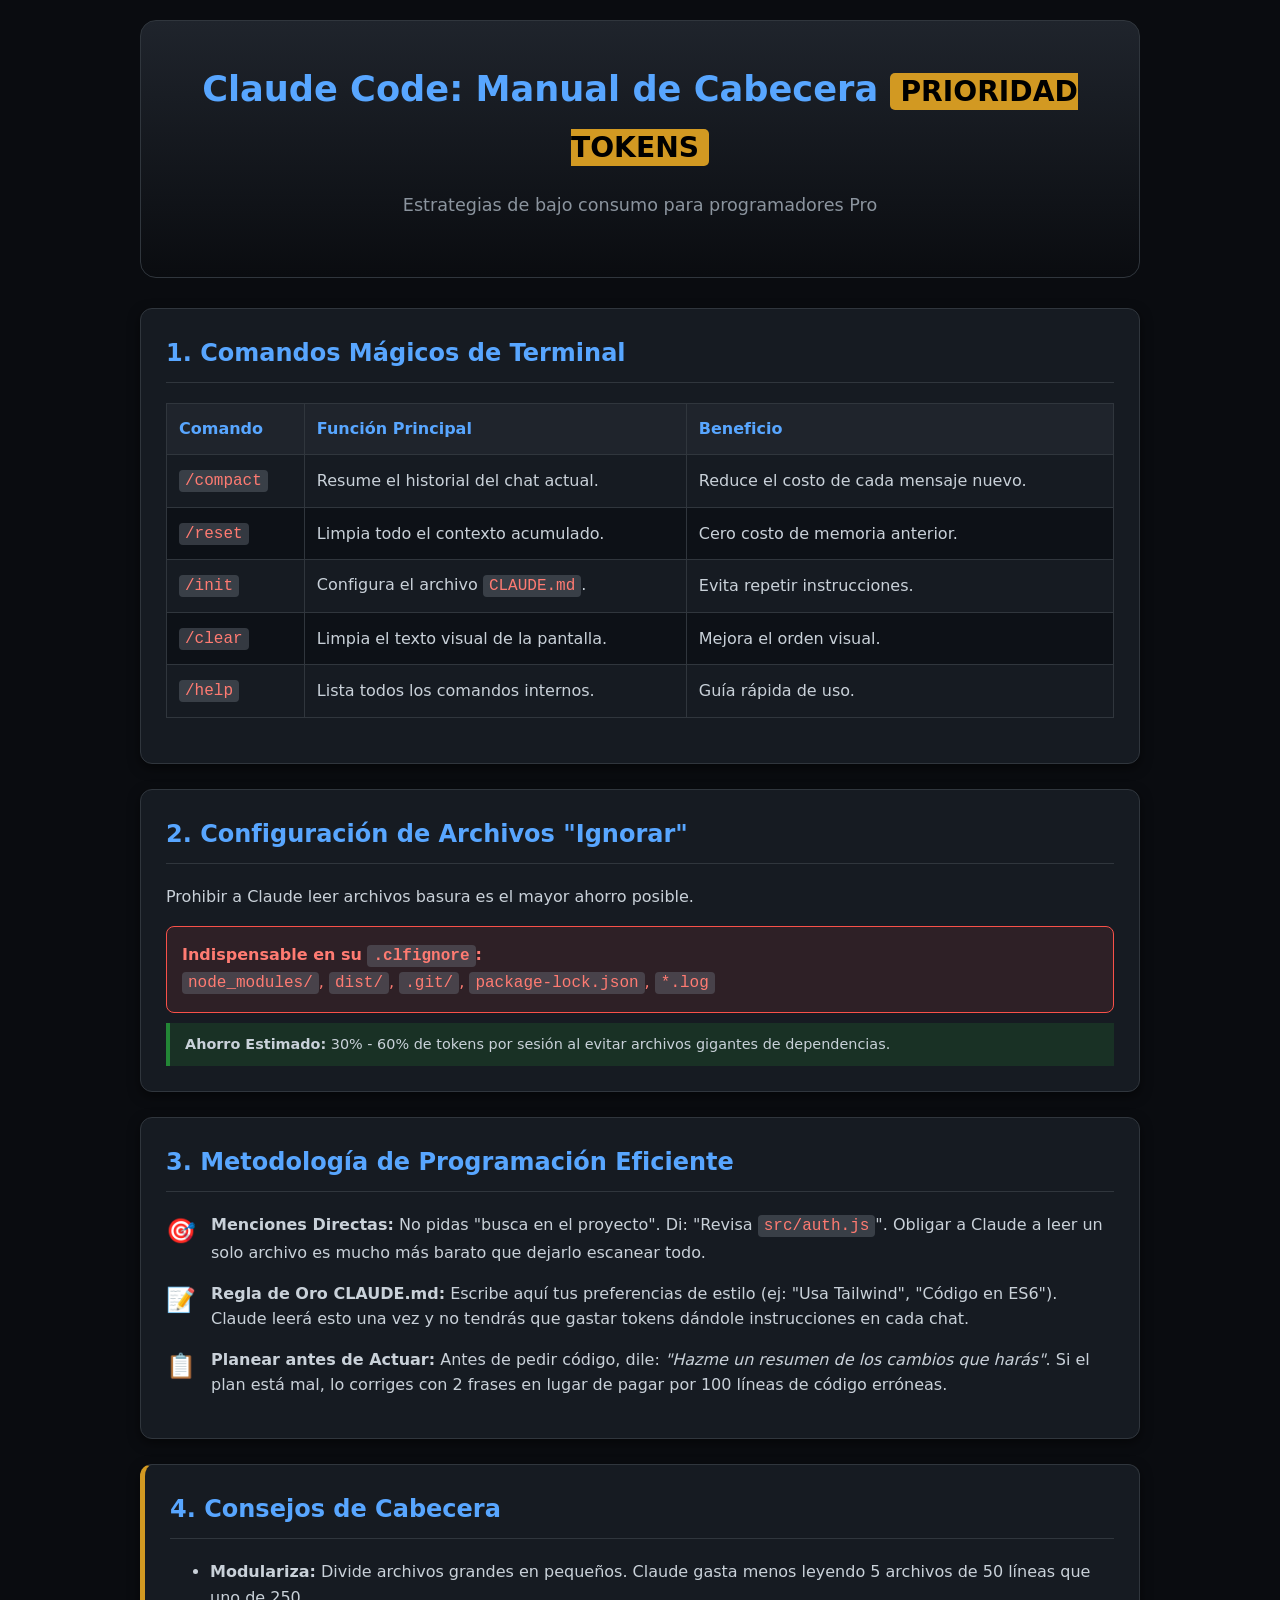
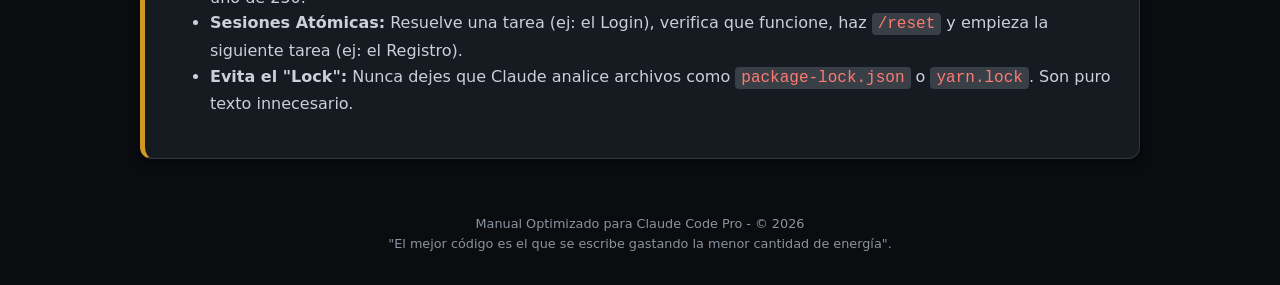
<file: claudecode.html>
<!DOCTYPE html>
<html lang="es">
<head>
    <meta charset="UTF-8">
    <meta name="viewport" content="width=device-width, initial-scale=1.0">
    <title>Manual Maestro: Claude Code Pro - Máximo Ahorro</title>
    <link rel="icon" type="image/svg+xml" href="/favicon.svg">
    <style>
        :root {
            --bg-deep: #0a0c10;
            --bg-card: #161b22;
            --blue-glow: #58a6ff;
            --green-save: #238636;
            --orange-alert: #d29922;
            --text-main: #c9d1d9;
            --text-muted: #8b949e;
            --border-color: #30363d;
        }

        body {
            font-family: 'Segoe UI', system-ui, -apple-system, sans-serif;
            background-color: var(--bg-deep);
            color: var(--text-main);
            line-height: 1.6;
            margin: 0;
            padding: 20px;
        }

        .container {
            max-width: 1000px;
            margin: 0 auto;
        }

        header {
            text-align: center;
            padding: 40px 20px;
            background: linear-gradient(180deg, #1f242c 0%, var(--bg-deep) 100%);
            border: 1px solid var(--border-color);
            border-radius: 16px;
            margin-bottom: 30px;
        }

        h1 { color: var(--blue-glow); margin: 0; font-size: 2.2em; }
        .subtitle { color: var(--text-muted); font-size: 1.1em; }

        .pro-badge {
            background: var(--orange-alert);
            color: black;
            padding: 2px 10px;
            border-radius: 5px;
            font-weight: bold;
            font-size: 0.8em;
            text-transform: uppercase;
        }

        /* SECCIONES Y TARJETAS */
        .card {
            background: var(--bg-card);
            border: 1px solid var(--border-color);
            border-radius: 12px;
            padding: 25px;
            margin-bottom: 25px;
            box-shadow: 0 4px 12px rgba(0,0,0,0.5);
        }

        h2 {
            color: var(--blue-glow);
            border-bottom: 1px solid var(--border-color);
            padding-bottom: 10px;
            margin-top: 0;
        }

        /* TABLA DE COMANDOS */
        table {
            width: 100%;
            border-collapse: collapse;
            margin: 20px 0;
        }

        th { background: #1f242c; color: var(--blue-glow); text-align: left; }
        th, td { padding: 12px; border: 1px solid var(--border-color); }
        tr:nth-child(even) { background: #0d1117; }

        code {
            background: rgba(110, 118, 129, 0.4);
            color: #ff7b72;
            padding: 2px 6px;
            border-radius: 4px;
            font-family: 'Consolas', monospace;
        }

        /* ESTRATEGIAS */
        .strategy {
            display: flex;
            align-items: flex-start;
            gap: 15px;
            margin-bottom: 15px;
        }

        .icon { font-size: 1.5em; }

        .save-meter {
            background: rgba(35, 134, 54, 0.2);
            border-left: 4px solid var(--green-save);
            padding: 10px 15px;
            margin-top: 10px;
            font-size: 0.9em;
        }

        .critical-alert {
            background: rgba(248, 81, 73, 0.1);
            border: 1px solid #f85149;
            padding: 15px;
            border-radius: 8px;
            color: #ff7b72;
        }

        footer {
            text-align: center;
            padding: 30px;
            color: var(--text-muted);
            font-size: 0.8em;
        }
    </style>
</head>
<body>

<div class="container">
    <header>
        <h1>Claude Code: Manual de Cabecera <span class="pro-badge">Prioridad Tokens</span></h1>
        <p class="subtitle">Estrategias de bajo consumo para programadores Pro</p>
    </header>

    <div class="card">
        <h2>1. Comandos Mágicos de Terminal</h2>
        <table>
            <thead>
                <tr>
                    <th>Comando</th>
                    <th>Función Principal</th>
                    <th>Beneficio</th>
                </tr>
            </thead>
            <tbody>
                <tr>
                    <td><code>/compact</code></td>
                    <td>Resume el historial del chat actual.</td>
                    <td>Reduce el costo de cada mensaje nuevo.</td>
                </tr>
                <tr>
                    <td><code>/reset</code></td>
                    <td>Limpia todo el contexto acumulado.</td>
                    <td>Cero costo de memoria anterior.</td>
                </tr>
                <tr>
                    <td><code>/init</code></td>
                    <td>Configura el archivo <code>CLAUDE.md</code>.</td>
                    <td>Evita repetir instrucciones.</td>
                </tr>
                <tr>
                    <td><code>/clear</code></td>
                    <td>Limpia el texto visual de la pantalla.</td>
                    <td>Mejora el orden visual.</td>
                </tr>
                <tr>
                    <td><code>/help</code></td>
                    <td>Lista todos los comandos internos.</td>
                    <td>Guía rápida de uso.</td>
                </tr>
            </tbody>
        </table>
    </div>

    <div class="card">
        <h2>2. Configuración de Archivos "Ignorar"</h2>
        <p>Prohibir a Claude leer archivos basura es el mayor ahorro posible.</p>
        <div class="critical-alert">
            <strong>Indispensable en su <code>.clfignore</code>:</strong><br>
            <code>node_modules/</code>, <code>dist/</code>, <code>.git/</code>, <code>package-lock.json</code>, <code>*.log</code>
        </div>
        <div class="save-meter">
            <strong>Ahorro Estimado:</strong> 30% - 60% de tokens por sesión al evitar archivos gigantes de dependencias.
        </div>
    </div>

    <div class="card">
        <h2>3. Metodología de Programación Eficiente</h2>
        
        <div class="strategy">
            <div class="icon">🎯</div>
            <div>
                <strong>Menciones Directas:</strong> No pidas "busca en el proyecto". Di: "Revisa <code>src/auth.js</code>". Obligar a Claude a leer un solo archivo es mucho más barato que dejarlo escanear todo.
            </div>
        </div>

        <div class="strategy">
            <div class="icon">📝</div>
            <div>
                <strong>Regla de Oro CLAUDE.md:</strong> Escribe aquí tus preferencias de estilo (ej: "Usa Tailwind", "Código en ES6"). Claude leerá esto una vez y no tendrás que gastar tokens dándole instrucciones en cada chat.
            </div>
        </div>

        <div class="strategy">
            <div class="icon">📋</div>
            <div>
                <strong>Planear antes de Actuar:</strong> Antes de pedir código, dile: <em>"Hazme un resumen de los cambios que harás"</em>. Si el plan está mal, lo corriges con 2 frases en lugar de pagar por 100 líneas de código erróneas.
            </div>
        </div>
    </div>

    <div class="card" style="border-left: 5px solid var(--orange-alert);">
        <h2>4. Consejos de Cabecera</h2>
        <ul>
            <li><strong>Modulariza:</strong> Divide archivos grandes en pequeños. Claude gasta menos leyendo 5 archivos de 50 líneas que uno de 250.</li>
            <li><strong>Sesiones Atómicas:</strong> Resuelve una tarea (ej: el Login), verifica que funcione, haz <code>/reset</code> y empieza la siguiente tarea (ej: el Registro).</li>
            <li><strong>Evita el "Lock":</strong> Nunca dejes que Claude analice archivos como <code>package-lock.json</code> o <code>yarn.lock</code>. Son puro texto innecesario.</li>
        </ul>
    </div>

    <footer>
        Manual Optimizado para Claude Code Pro - &copy; 2026<br>
        "El mejor código es el que se escribe gastando la menor cantidad de energía".
    </footer>
</div>

</body>
</html>
</file>
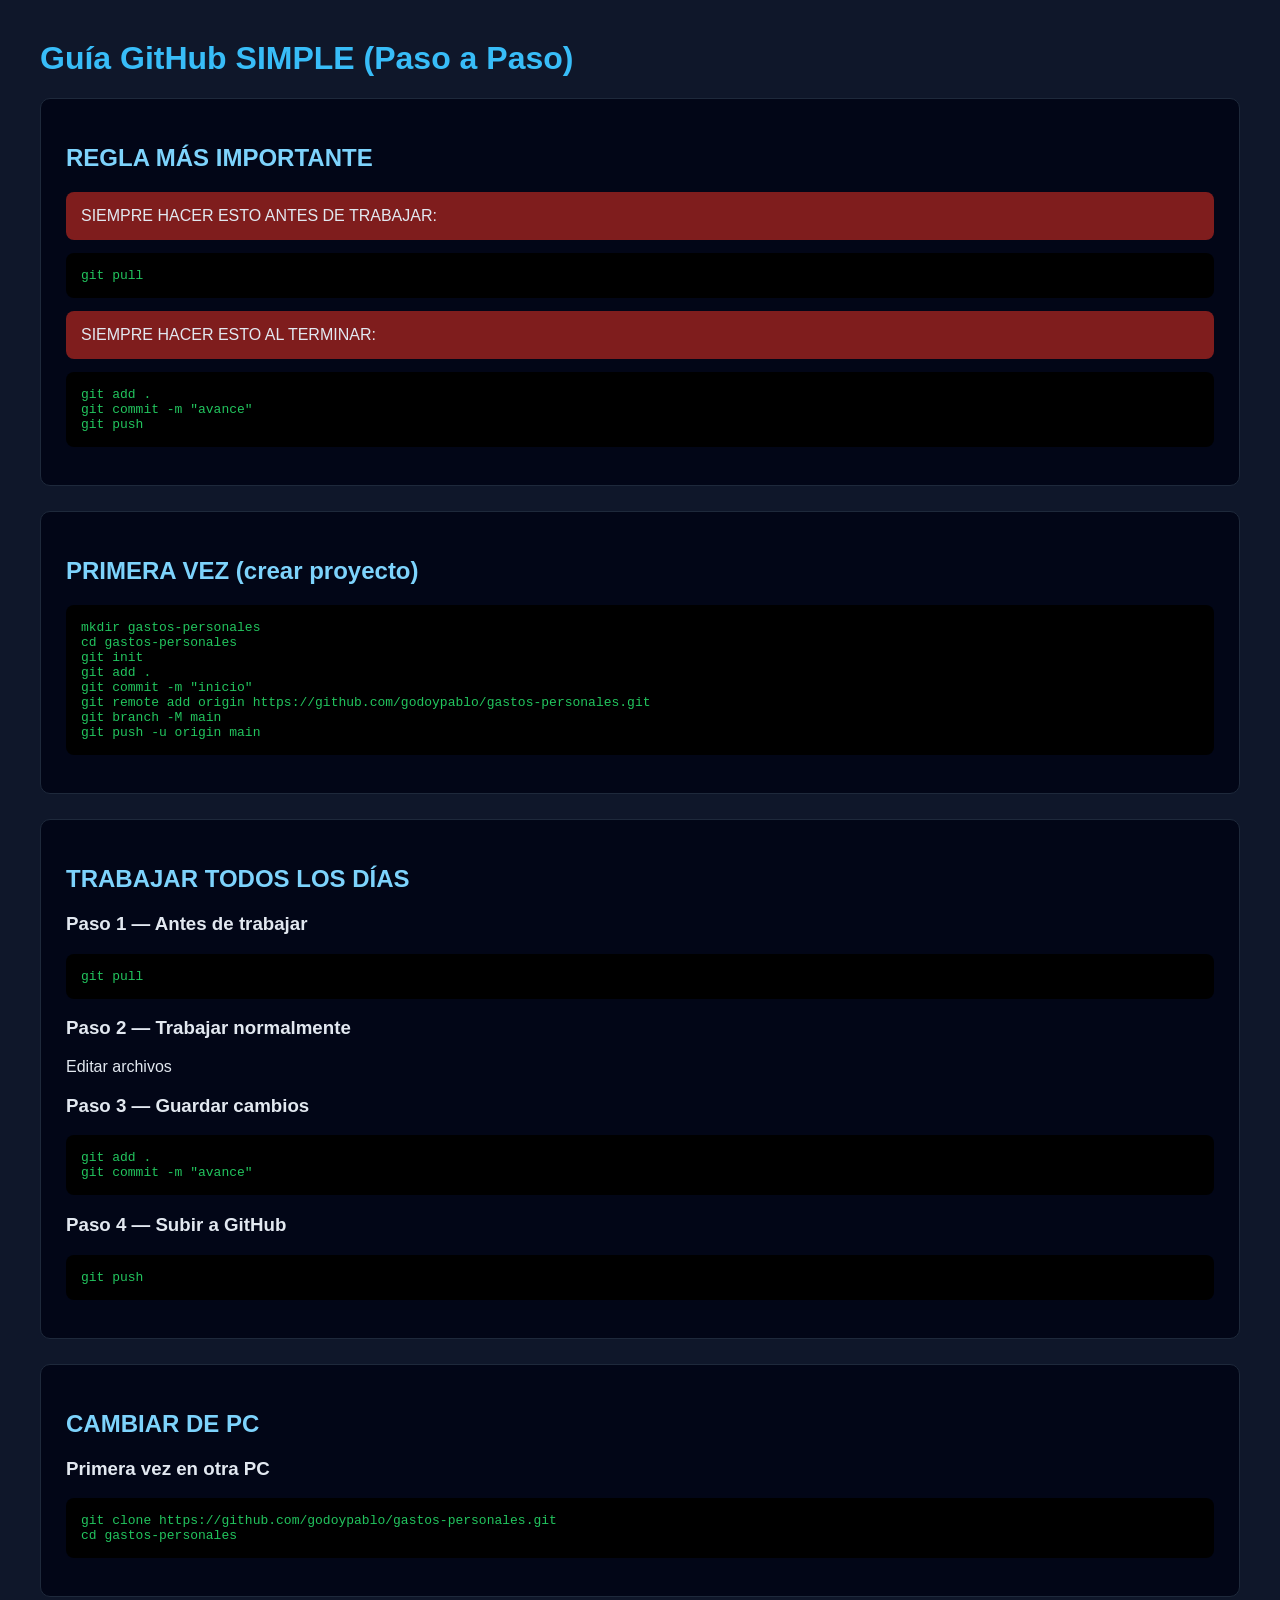
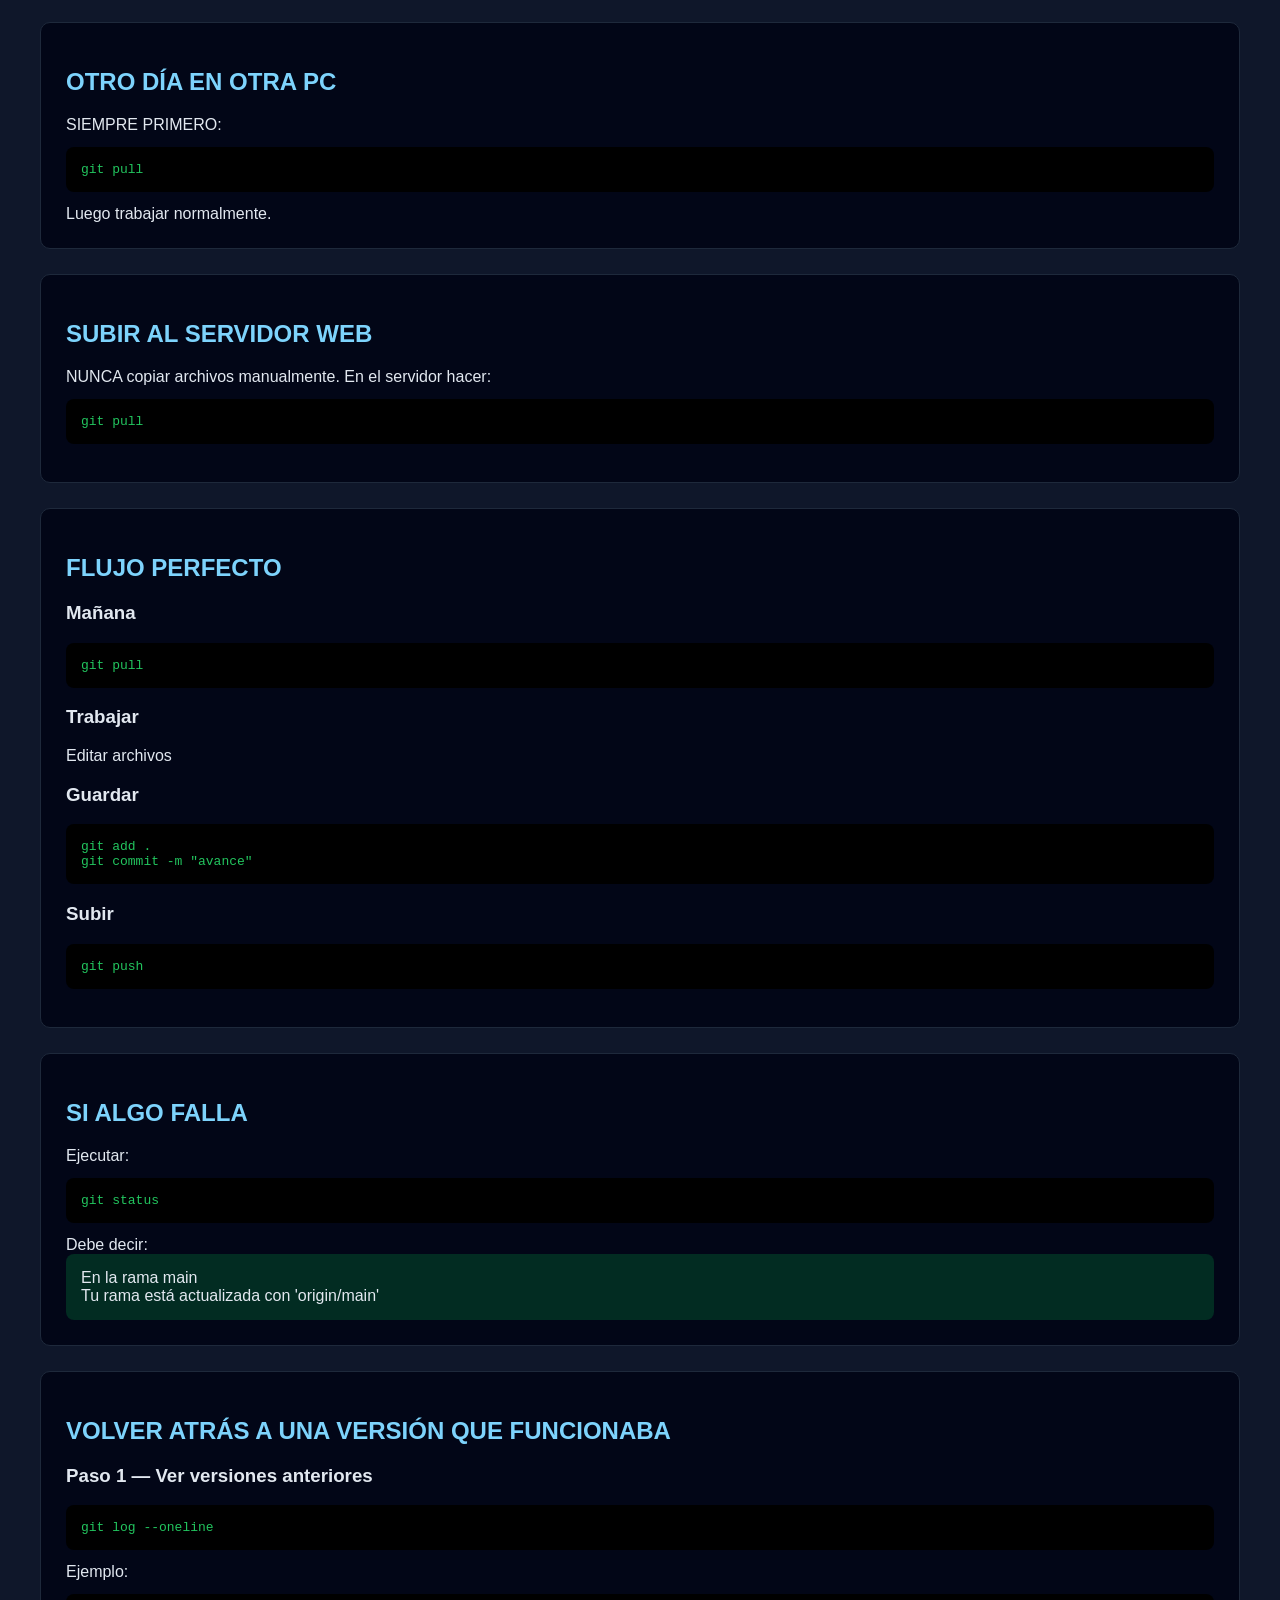
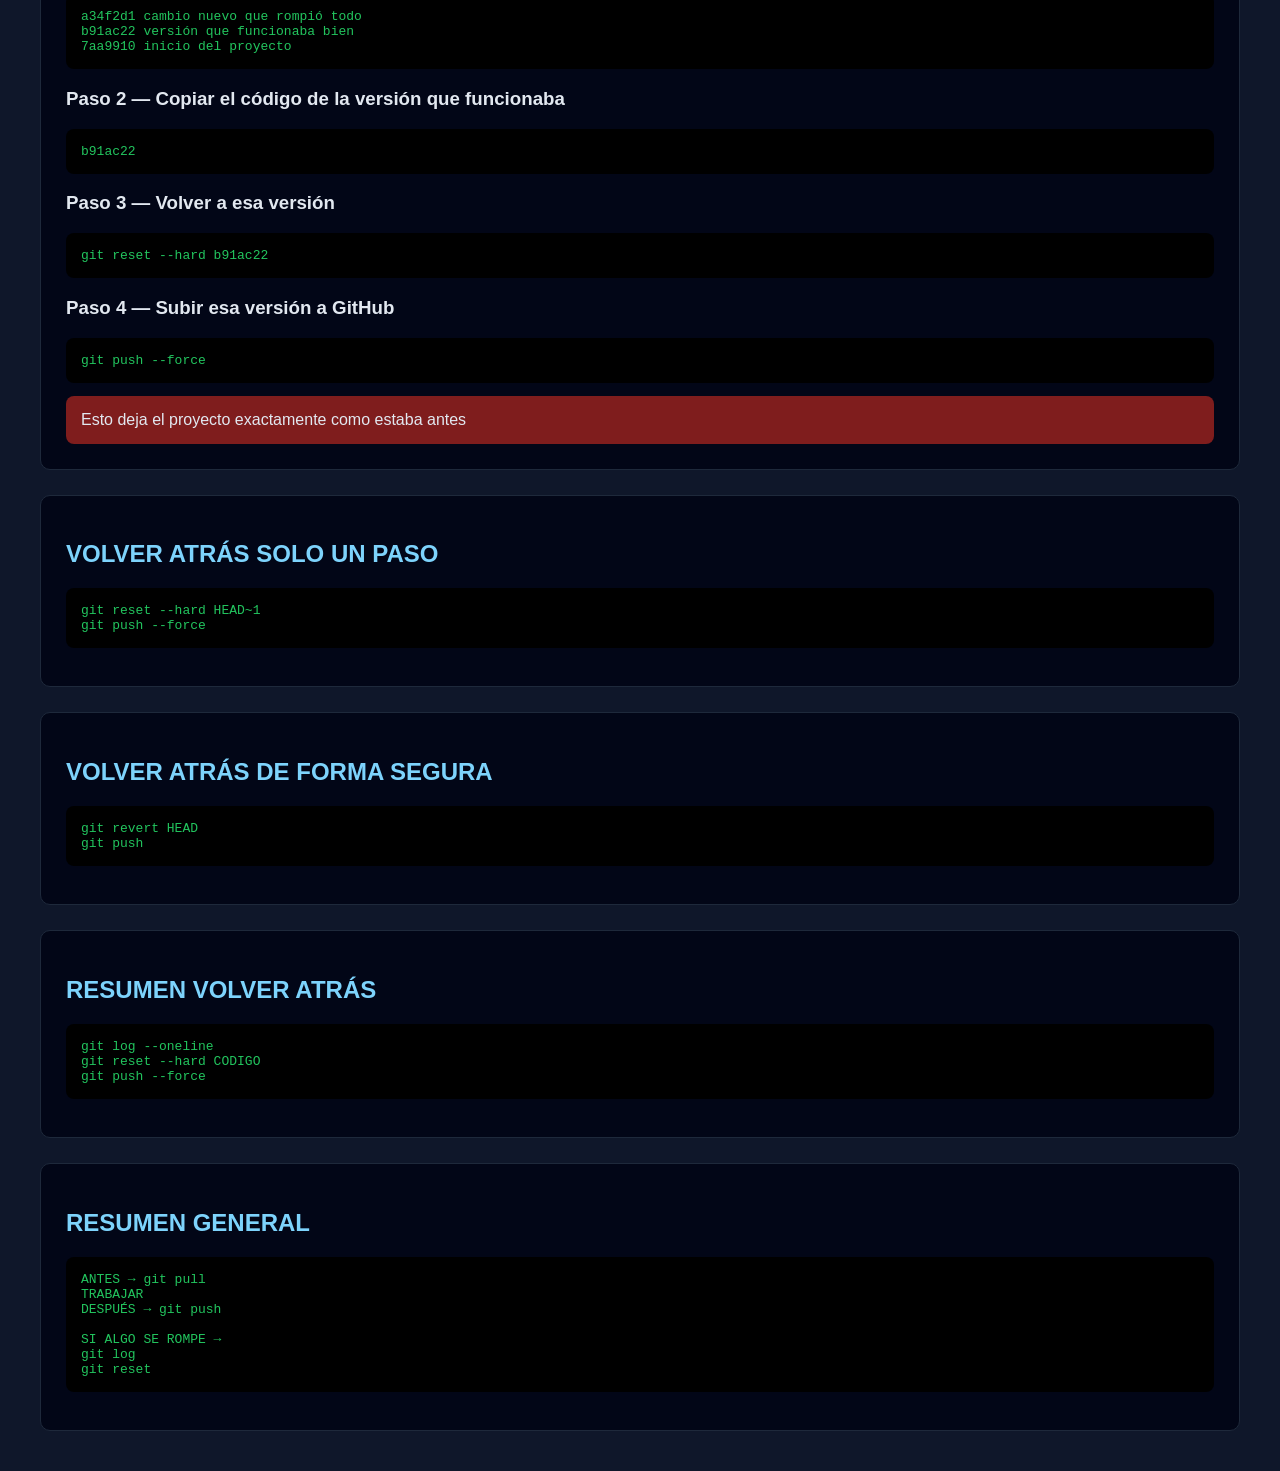
<file: github.html>
<!DOCTYPE html>
<html lang="es">
<head>
<meta charset="UTF-8">
<title>Guía GitHub SIMPLE</title>
<link rel="icon" type="image/svg+xml" href="/favicon.svg">

<style>
body {
    font-family: Arial, sans-serif;
    background: #0f172a;
    color: #e2e8f0;
    margin: 40px;
}

h1 { color: #38bdf8; }
h2 { color: #7dd3fc; }

.section {
    background: #020617;
    padding: 25px;
    border-radius: 10px;
    margin-bottom: 25px;
    border: 1px solid #1e293b;
}

pre {
    background: black;
    color: #22c55e;
    padding: 15px;
    border-radius: 8px;
}

.alert {
    background: #7f1d1d;
    padding: 15px;
    border-radius: 8px;
}

.ok {
    background: #022c22;
    padding: 15px;
    border-radius: 8px;
}
</style>

</head>

<body>

<h1>Guía GitHub SIMPLE (Paso a Paso)</h1>

<div class="section">
<h2>REGLA MÁS IMPORTANTE</h2>

<div class="alert">
SIEMPRE HACER ESTO ANTES DE TRABAJAR:
</div>

<pre>
git pull
</pre>

<div class="alert">
SIEMPRE HACER ESTO AL TERMINAR:
</div>

<pre>
git add .
git commit -m "avance"
git push
</pre>

</div>

<div class="section">
<h2>PRIMERA VEZ (crear proyecto)</h2>

<pre>
mkdir gastos-personales
cd gastos-personales
git init
git add .
git commit -m "inicio"
git remote add origin https://github.com/godoypablo/gastos-personales.git
git branch -M main
git push -u origin main
</pre>

</div>

<div class="section">
<h2>TRABAJAR TODOS LOS DÍAS</h2>

<h3>Paso 1 — Antes de trabajar</h3>

<pre>
git pull
</pre>

<h3>Paso 2 — Trabajar normalmente</h3>
<p>Editar archivos</p>

<h3>Paso 3 — Guardar cambios</h3>

<pre>
git add .
git commit -m "avance"
</pre>

<h3>Paso 4 — Subir a GitHub</h3>

<pre>
git push
</pre>

</div>

<div class="section">
<h2>CAMBIAR DE PC</h2>

<h3>Primera vez en otra PC</h3>

<pre>
git clone https://github.com/godoypablo/gastos-personales.git
cd gastos-personales
</pre>

</div>

<div class="section">
<h2>OTRO DÍA EN OTRA PC</h2>

SIEMPRE PRIMERO:

<pre>
git pull
</pre>

Luego trabajar normalmente.

</div>

<div class="section">
<h2>SUBIR AL SERVIDOR WEB</h2>

NUNCA copiar archivos manualmente.

En el servidor hacer:

<pre>
git pull
</pre>

</div>

<div class="section">
<h2>FLUJO PERFECTO</h2>

<h3>Mañana</h3>

<pre>
git pull
</pre>

<h3>Trabajar</h3>

<p>Editar archivos</p>

<h3>Guardar</h3>

<pre>
git add .
git commit -m "avance"
</pre>

<h3>Subir</h3>

<pre>
git push
</pre>

</div>

<div class="section">
<h2>SI ALGO FALLA</h2>

Ejecutar:

<pre>
git status
</pre>

Debe decir:

<div class="ok">
En la rama main<br>
Tu rama está actualizada con 'origin/main'
</div>

</div>

<div class="section">
<h2>VOLVER ATRÁS A UNA VERSIÓN QUE FUNCIONABA</h2>

<h3>Paso 1 — Ver versiones anteriores</h3>

<pre>
git log --oneline
</pre>

Ejemplo:

<pre>
a34f2d1 cambio nuevo que rompió todo
b91ac22 versión que funcionaba bien
7aa9910 inicio del proyecto
</pre>

<h3>Paso 2 — Copiar el código de la versión que funcionaba</h3>

<pre>
b91ac22
</pre>

<h3>Paso 3 — Volver a esa versión</h3>

<pre>
git reset --hard b91ac22
</pre>

<h3>Paso 4 — Subir esa versión a GitHub</h3>

<pre>
git push --force
</pre>

<div class="alert">
Esto deja el proyecto exactamente como estaba antes
</div>

</div>

<div class="section">
<h2>VOLVER ATRÁS SOLO UN PASO</h2>

<pre>
git reset --hard HEAD~1
git push --force
</pre>

</div>

<div class="section">
<h2>VOLVER ATRÁS DE FORMA SEGURA</h2>

<pre>
git revert HEAD
git push
</pre>

</div>

<div class="section">
<h2>RESUMEN VOLVER ATRÁS</h2>

<pre>
git log --oneline
git reset --hard CODIGO
git push --force
</pre>

</div>

<div class="section">
<h2>RESUMEN GENERAL</h2>

<pre>
ANTES → git pull
TRABAJAR
DESPUÉS → git push

SI ALGO SE ROMPE →
git log
git reset
</pre>

</div>

</body>
</html>
</file>
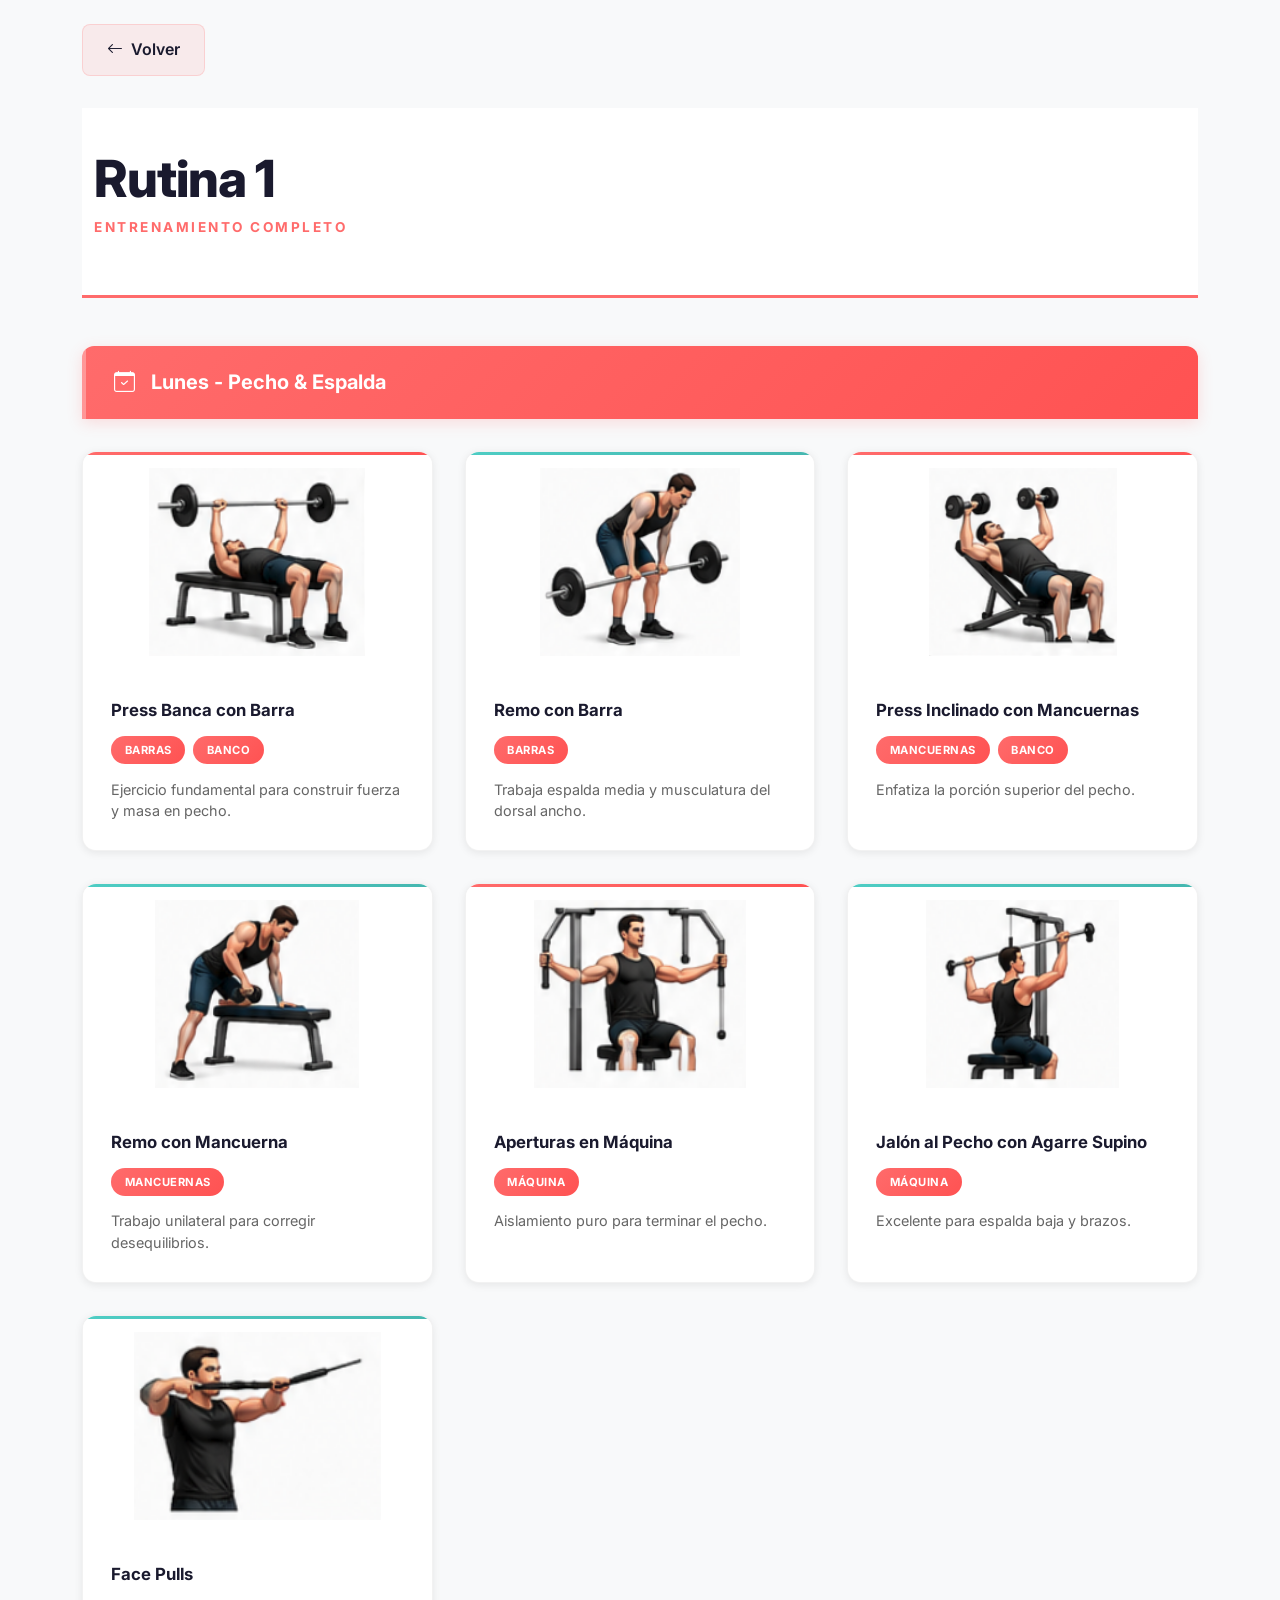
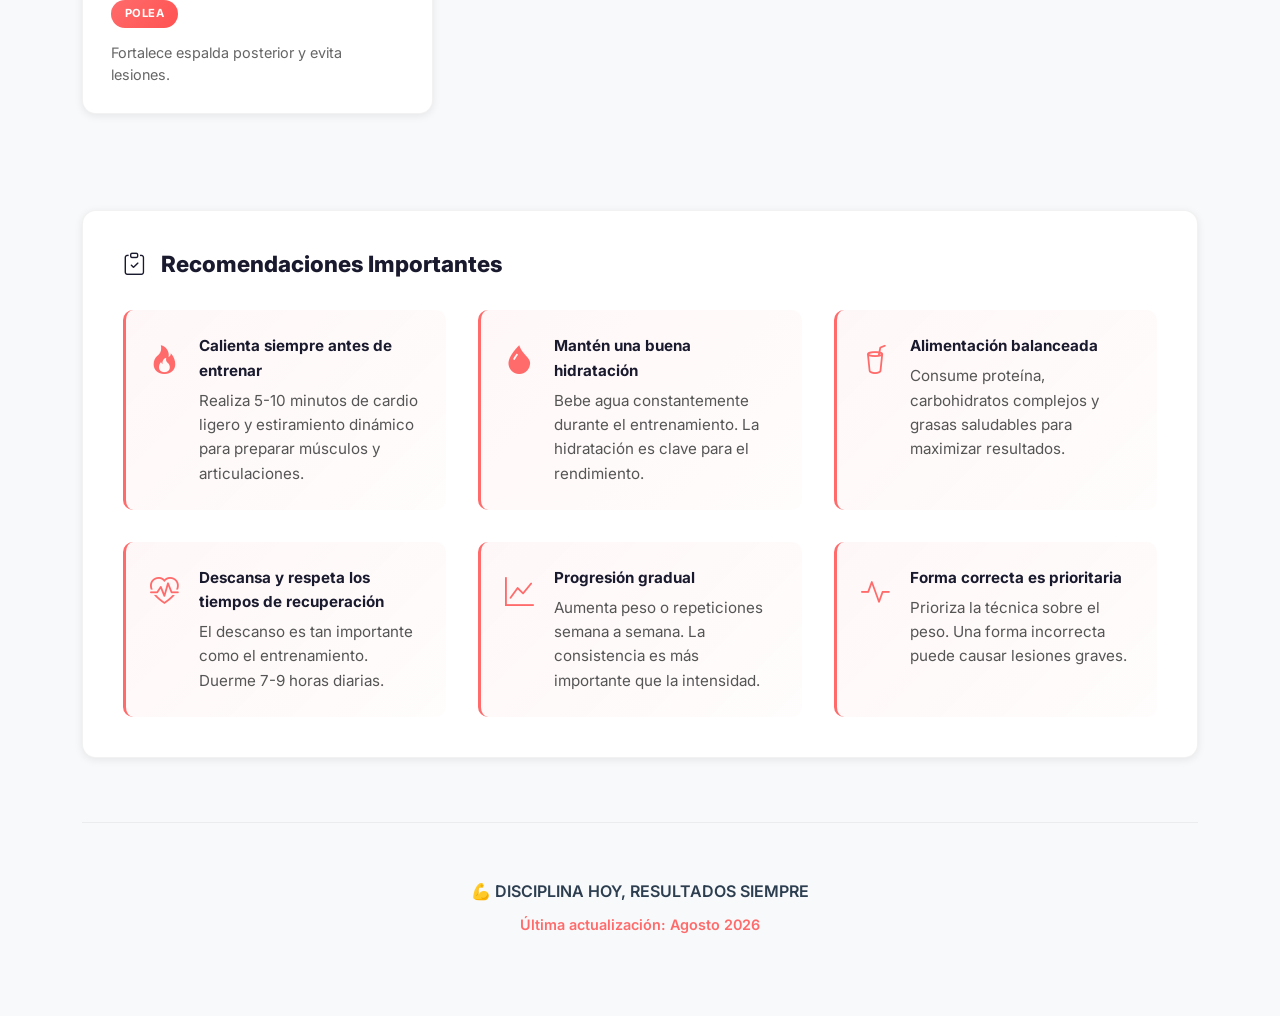
<file: gym.html>
<!DOCTYPE html>
<html lang="es">
<head>
    <meta charset="UTF-8">
    <meta name="viewport" content="width=device-width, initial-scale=1.0">
    <title>Rutina de Gimnasio - Pablo Godoy</title>
    <link rel="icon" type="image/svg+xml" href="/favicon.svg">
    <link href="https://cdn.jsdelivr.net/npm/bootstrap@5.3.0/dist/css/bootstrap.min.css" rel="stylesheet">
    <link rel="stylesheet" href="https://cdn.jsdelivr.net/npm/bootstrap-icons@1.11.1/font/bootstrap-icons.css">
    <link href="https://fonts.googleapis.com/css2?family=Inter:wght@400;700&display=swap" rel="stylesheet">
    <style>
        * {
            margin: 0;
            padding: 0;
            box-sizing: border-box;
        }

        body {
            font-family: 'Inter', sans-serif;
            background: #f8f9fa;
            color: #2c3e50;
            min-height: 100vh;
            line-height: 1.6;
        }

        header {
            background: white;
            border-bottom: 3px solid #ff6b6b;
            padding: 2.5rem 0;
            margin-bottom: 3rem;
            position: relative;
            overflow: hidden;
        }

        header .container {
            position: relative;
            z-index: 1;
        }

        header h1 {
            font-weight: 800;
            font-size: 3.2rem;
            margin-bottom: 0.5rem;
            letter-spacing: -1px;
            color: #1a1a2e;
        }

        header .subtitle {
            color: #ff6b6b;
            font-weight: 700;
            letter-spacing: 2.5px;
            font-size: 0.85rem;
            text-transform: uppercase;
        }

        .back-button {
            display: inline-flex;
            align-items: center;
            gap: 0.5rem;
            color: #1a1a2e;
            text-decoration: none;
            font-weight: 600;
            padding: 0.75rem 1.5rem;
            margin-bottom: 2rem;
            background: rgba(255, 107, 107, 0.1);
            border-radius: 8px;
            transition: all 0.3s ease;
            border: 1px solid rgba(255, 107, 107, 0.2);
        }

        .back-button:hover {
            background: rgba(255, 107, 107, 0.2);
            border-color: #ff6b6b;
            color: #ff6b6b;
            transform: translateX(-2px);
        }

        .day-section {
            margin-bottom: 4rem;
            animation: slideInUp 0.6s ease-out;
        }

        @keyframes slideInUp {
            from {
                opacity: 0;
                transform: translateY(20px);
            }
            to {
                opacity: 1;
                transform: translateY(0);
            }
        }

        .day-header {
            background: linear-gradient(135deg, #ff6b6b 0%, #ff5252 100%);
            color: white;
            padding: 1.25rem 2rem;
            border-radius: 12px 12px 0 0;
            font-weight: 700;
            font-size: 1.25rem;
            display: flex;
            align-items: center;
            gap: 1rem;
            box-shadow: 0 4px 15px rgba(255, 107, 107, 0.2);
            position: relative;
            overflow: hidden;
        }

        .day-header::before {
            content: '';
            position: absolute;
            left: 0;
            top: 0;
            width: 4px;
            height: 100%;
            background: rgba(255, 255, 255, 0.3);
        }

        .day-header i {
            font-size: 1.3rem;
        }

        .exercises-grid {
            display: grid;
            grid-template-columns: repeat(auto-fill, minmax(300px, 1fr));
            gap: 2rem;
            margin-top: 2rem;
            padding: 0 0 2rem 0;
        }

        .exercise-card {
            background: white;
            border-radius: 14px;
            overflow: hidden;
            box-shadow: 0 2px 8px rgba(0, 0, 0, 0.08);
            transition: all 0.35s cubic-bezier(0.4, 0, 0.2, 1);
            display: flex;
            flex-direction: column;
            height: 100%;
            border: 1px solid rgba(0, 0, 0, 0.05);
            position: relative;
        }

        .exercise-card::before {
            content: '';
            position: absolute;
            top: 0;
            left: 0;
            right: 0;
            height: 3px;
            background: linear-gradient(90deg, #ff6b6b, #ff5252);
        }

        .exercise-card:hover {
            transform: translateY(-8px);
            box-shadow: 0 12px 32px rgba(255, 107, 107, 0.15);
        }

        .exercise-image {
            width: 100%;
            height: 220px;
            object-fit: contain;
            background: #ffffff;
            padding: 1rem;
            box-sizing: border-box;
            transition: background 0.3s ease;
        }

        .exercise-card:hover .exercise-image {
            background: #ffffff;
        }

        .exercise-content {
            padding: 1.75rem;
            display: flex;
            flex-direction: column;
            gap: 0.9rem;
            flex-grow: 1;
        }

        .exercise-name {
            font-weight: 700;
            font-size: 1.05rem;
            color: #1a1a2e;
            margin: 0;
            line-height: 1.3;
        }

        .exercise-equipment {
            font-size: 0.8rem;
            color: #666;
            display: flex;
            flex-wrap: wrap;
            gap: 0.5rem;
            align-items: center;
        }

        .equipment-badge {
            display: inline-block;
            background: linear-gradient(135deg, #ff6b6b 0%, #ff5252 100%);
            padding: 0.35rem 0.85rem;
            border-radius: 20px;
            font-size: 0.7rem;
            font-weight: 700;
            color: white;
            text-transform: uppercase;
            letter-spacing: 0.5px;
        }

        .exercise-card p {
            font-size: 0.9rem;
            color: #666;
            margin: 0;
            line-height: 1.5;
        }

        /* Colores por tipo de ejercicio */
        .exercise-chest::before { background: linear-gradient(90deg, #ff6b6b, #ff5252); }
        .exercise-back::before { background: linear-gradient(90deg, #4ecdc4, #45b7b0); }
        .exercise-legs::before { background: linear-gradient(90deg, #95e1d3, #7dd8c7); }
        .exercise-shoulders::before { background: linear-gradient(90deg, #ffa502, #ff9500); }
        .exercise-arms::before { background: linear-gradient(90deg, #a8d8ea, #7fc8e0); }

        .recommendations {
            background: white;
            border-radius: 14px;
            padding: 2.5rem;
            margin-top: 4rem;
            margin-bottom: 3rem;
            box-shadow: 0 2px 8px rgba(0, 0, 0, 0.08);
            border: 1px solid rgba(0, 0, 0, 0.05);
        }

        .recommendations h3 {
            color: #1a1a2e;
            font-weight: 800;
            margin-bottom: 2rem;
            display: flex;
            align-items: center;
            gap: 1rem;
            font-size: 1.4rem;
        }

        .recommendations-grid {
            display: grid;
            grid-template-columns: repeat(auto-fit, minmax(280px, 1fr));
            gap: 2rem;
        }

        .rec-item {
            display: flex;
            gap: 1.25rem;
            align-items: flex-start;
            padding: 1.5rem;
            background: linear-gradient(135deg, rgba(255, 107, 107, 0.05) 0%, rgba(255, 107, 107, 0.02) 100%);
            border-radius: 10px;
            border-left: 3px solid #ff6b6b;
            transition: all 0.3s ease;
        }

        .rec-item:hover {
            background: linear-gradient(135deg, rgba(255, 107, 107, 0.1) 0%, rgba(255, 107, 107, 0.05) 100%);
            transform: translateX(4px);
        }

        .rec-icon {
            font-size: 1.8rem;
            color: #ff6b6b;
            flex-shrink: 0;
            margin-top: 0.2rem;
        }

        .rec-text {
            font-size: 0.95rem;
            color: #555;
            line-height: 1.6;
        }

        .rec-text strong {
            color: #1a1a2e;
            display: block;
            margin-bottom: 0.35rem;
            font-weight: 700;
        }

        footer {
            text-align: center;
            padding: 3rem 0;
            border-top: 1px solid rgba(0, 0, 0, 0.05);
            margin-top: 4rem;
        }

        footer p {
            margin: 0.5rem 0;
            font-weight: 600;
            color: #2c3e50;
        }

        footer .footer-subtitle {
            color: #ff6b6b;
            font-size: 0.9rem;
            font-weight: 600;
        }

        /* Tabs para móvil */
        .tabs-container {
            display: none;
            gap: 0.5rem;
            margin-bottom: 2rem;
            flex-wrap: wrap;
        }

        .tab-btn {
            flex: 1;
            min-width: 90px;
            padding: 0.75rem 1rem;
            border: 2px solid #ff6b6b;
            background: white;
            color: #ff6b6b;
            font-weight: 700;
            border-radius: 8px;
            cursor: pointer;
            transition: all 0.3s ease;
            font-size: 0.9rem;
        }

        .tab-btn.active {
            background: #ff6b6b;
            color: white;
        }

        .tab-btn:hover {
            transform: translateY(-2px);
            box-shadow: 0 4px 12px rgba(255, 107, 107, 0.2);
        }

        .day-section.hidden {
            display: none;
        }

        @media (max-width: 768px) {
            header {
                padding: 2rem 0;
                margin-bottom: 2rem;
            }

            header h1 {
                font-size: 2rem;
            }

            header .subtitle {
                font-size: 0.8rem;
                letter-spacing: 1px;
            }

            .tabs-container {
                display: flex;
            }

            .day-section {
                margin-bottom: 2rem !important;
            }

            .day-section.hidden {
                display: none;
            }

            .exercises-grid {
                grid-template-columns: 1fr;
                gap: 1.5rem;
            }

            .recommendations-grid {
                grid-template-columns: 1fr;
            }

            .day-header {
                padding: 1rem 1.5rem;
                font-size: 1.1rem;
            }

            .exercise-image {
                height: 180px;
            }

            .recommendations {
                padding: 1.5rem;
            }
        }
    </style>
</head>
<body>

<div class="container py-4">
    <a href="index.php" class="back-button">
        <i class="bi bi-arrow-left"></i> Volver
    </a>

    <header>
        <div class="container">
            <h1>Rutina 1</h1>
            <p class="subtitle">ENTRENAMIENTO COMPLETO</p>
        </div>
    </header>

    <!-- TABS PARA MÓVIL -->
    <div class="tabs-container" id="tabsContainer">
        <button class="tab-btn active" data-day="lunes">Lunes</button>
        <button class="tab-btn" data-day="miercoles">Miércoles</button>
        <button class="tab-btn" data-day="viernes">Viernes</button>
    </div>

    <!-- LUNES -->
    <div class="day-section" id="lunes-section">
        <div class="day-header">
            <i class="bi bi-calendar-check"></i> Lunes - Pecho & Espalda
        </div>
        <div class="exercises-grid">
            <div class="exercise-card exercise-chest">
                <img src="gym-images/press_banca_con_barra.png" alt="Press Banca con Barra" class="exercise-image">
                <div class="exercise-content">
                    <h4 class="exercise-name">Press Banca con Barra</h4>
                    <p class="exercise-equipment">
                        <span class="equipment-badge">Barras</span>
                        <span class="equipment-badge">Banco</span>
                    </p>
                    <p style="font-size: 0.9rem; color: #666; margin: 0;">Ejercicio fundamental para construir fuerza y masa en pecho.</p>
                </div>
            </div>

            <div class="exercise-card exercise-back">
                <img src="gym-images/remo_con_barra.png" alt="Remo con Barra" class="exercise-image">
                <div class="exercise-content">
                    <h4 class="exercise-name">Remo con Barra</h4>
                    <p class="exercise-equipment">
                        <span class="equipment-badge">Barras</span>
                    </p>
                    <p style="font-size: 0.9rem; color: #666; margin: 0;">Trabaja espalda media y musculatura del dorsal ancho.</p>
                </div>
            </div>

            <div class="exercise-card exercise-chest">
                <img src="gym-images/press_inclinado_con_mancuernas.png" alt="Press Inclinado con Mancuernas" class="exercise-image">
                <div class="exercise-content">
                    <h4 class="exercise-name">Press Inclinado con Mancuernas</h4>
                    <p class="exercise-equipment">
                        <span class="equipment-badge">Mancuernas</span>
                        <span class="equipment-badge">Banco</span>
                    </p>
                    <p style="font-size: 0.9rem; color: #666; margin: 0;">Enfatiza la porción superior del pecho.</p>
                </div>
            </div>

            <div class="exercise-card exercise-back">
                <img src="gym-images/remo_con_mancuerna.png" alt="Remo con Mancuerna" class="exercise-image">
                <div class="exercise-content">
                    <h4 class="exercise-name">Remo con Mancuerna</h4>
                    <p class="exercise-equipment">
                        <span class="equipment-badge">Mancuernas</span>
                    </p>
                    <p style="font-size: 0.9rem; color: #666; margin: 0;">Trabajo unilateral para corregir desequilibrios.</p>
                </div>
            </div>

            <div class="exercise-card exercise-chest">
                <img src="gym-images/aperturas_en_maquina.png" alt="Aperturas en Máquina" class="exercise-image">
                <div class="exercise-content">
                    <h4 class="exercise-name">Aperturas en Máquina</h4>
                    <p class="exercise-equipment">
                        <span class="equipment-badge">Máquina</span>
                    </p>
                    <p style="font-size: 0.9rem; color: #666; margin: 0;">Aislamiento puro para terminar el pecho.</p>
                </div>
            </div>

            <div class="exercise-card exercise-back">
                <img src="gym-images/jalon_al_pecho_con_agarre_supino.png" alt="Jalón al Pecho con Agarre Supino" class="exercise-image">
                <div class="exercise-content">
                    <h4 class="exercise-name">Jalón al Pecho con Agarre Supino</h4>
                    <p class="exercise-equipment">
                        <span class="equipment-badge">Máquina</span>
                    </p>
                    <p style="font-size: 0.9rem; color: #666; margin: 0;">Excelente para espalda baja y brazos.</p>
                </div>
            </div>

            <div class="exercise-card exercise-back">
                <img src="gym-images/face_pulls.png" alt="Face Pulls" class="exercise-image">
                <div class="exercise-content">
                    <h4 class="exercise-name">Face Pulls</h4>
                    <p class="exercise-equipment">
                        <span class="equipment-badge">Polea</span>
                    </p>
                    <p style="font-size: 0.9rem; color: #666; margin: 0;">Fortalece espalda posterior y evita lesiones.</p>
                </div>
            </div>
        </div>
    </div>

    <!-- MIÉRCOLES -->
    <div class="day-section hidden" id="miercoles-section">
        <div class="day-header">
            <i class="bi bi-calendar-check"></i> Miércoles - Piernas & Cuadríceps
        </div>
        <div class="exercises-grid">
            <div class="exercise-card exercise-legs">
                <img src="gym-images/sentadilla_con_barra.png" alt="Sentadilla con Barra" class="exercise-image">
                <div class="exercise-content">
                    <h4 class="exercise-name">Sentadilla con Barra</h4>
                    <p class="exercise-equipment">
                        <span class="equipment-badge">Barras</span>
                        <span class="equipment-badge">Rack</span>
                    </p>
                    <p style="font-size: 0.9rem; color: #666; margin: 0;">El rey de los ejercicios de piernas, trabaja todo.</p>
                </div>
            </div>

            <div class="exercise-card exercise-legs">
                <img src="gym-images/peso_muerto_rumano.png" alt="Peso Muerto Rumano" class="exercise-image">
                <div class="exercise-content">
                    <h4 class="exercise-name">Peso Muerto Rumano</h4>
                    <p class="exercise-equipment">
                        <span class="equipment-badge">Barras</span>
                    </p>
                    <p style="font-size: 0.9rem; color: #666; margin: 0;">Fortalece glúteos y posterior del muslo.</p>
                </div>
            </div>

            <div class="exercise-card exercise-legs">
                <img src="gym-images/prensa_inclinada.png" alt="Prensa Inclinada" class="exercise-image">
                <div class="exercise-content">
                    <h4 class="exercise-name">Prensa Inclinada</h4>
                    <p class="exercise-equipment">
                        <span class="equipment-badge">Máquina</span>
                    </p>
                    <p style="font-size: 0.9rem; color: #666; margin: 0;">Alternativa segura para cuadríceps e isquios.</p>
                </div>
            </div>

            <div class="exercise-card exercise-legs">
                <img src="gym-images/curl_femoral_acostado.png" alt="Curl Femoral Acostado" class="exercise-image">
                <div class="exercise-content">
                    <h4 class="exercise-name">Curl Femoral Acostado</h4>
                    <p class="exercise-equipment">
                        <span class="equipment-badge">Máquina</span>
                    </p>
                    <p style="font-size: 0.9rem; color: #666; margin: 0;">Aislamiento para los isquiotibiales.</p>
                </div>
            </div>

            <div class="exercise-card exercise-legs">
                <img src="gym-images/extension_de_cuadriceps.png" alt="Extensión de Cuadríceps" class="exercise-image">
                <div class="exercise-content">
                    <h4 class="exercise-name">Extensión de Cuadríceps</h4>
                    <p class="exercise-equipment">
                        <span class="equipment-badge">Máquina</span>
                    </p>
                    <p style="font-size: 0.9rem; color: #666; margin: 0;">Aislamiento puro para el cuadríceps.</p>
                </div>
            </div>

            <div class="exercise-card exercise-legs">
                <img src="gym-images/elevacion_de_talones_en_maquina.png" alt="Elevación de Talones en Máquina" class="exercise-image">
                <div class="exercise-content">
                    <h4 class="exercise-name">Elevación de Talones en Máquina</h4>
                    <p class="exercise-equipment">
                        <span class="equipment-badge">Máquina</span>
                    </p>
                    <p style="font-size: 0.9rem; color: #666; margin: 0;">Fortalece pantorrillas y estabilidad.</p>
                </div>
            </div>
        </div>
    </div>

    <!-- VIERNES -->
    <div class="day-section hidden" id="viernes-section">
        <div class="day-header">
            <i class="bi bi-calendar-check"></i> Viernes - Hombros & Brazos
        </div>
        <div class="exercises-grid">
            <div class="exercise-card exercise-shoulders">
                <img src="gym-images/press_militar_con_barra.png" alt="Press Militar con Barra" class="exercise-image">
                <div class="exercise-content">
                    <h4 class="exercise-name">Press Militar con Barra</h4>
                    <p class="exercise-equipment">
                        <span class="equipment-badge">Barras</span>
                    </p>
                    <p style="font-size: 0.9rem; color: #666; margin: 0;">Ejercicio fundamental para hombros y core.</p>
                </div>
            </div>

            <div class="exercise-card exercise-shoulders">
                <img src="gym-images/elevaciones_laterales_con_mancuernas.png" alt="Elevaciones Laterales con Mancuernas" class="exercise-image">
                <div class="exercise-content">
                    <h4 class="exercise-name">Elevaciones Laterales con Mancuernas</h4>
                    <p class="exercise-equipment">
                        <span class="equipment-badge">Mancuernas</span>
                    </p>
                    <p style="font-size: 0.9rem; color: #666; margin: 0;">Aislamiento para los deltoides laterales.</p>
                </div>
            </div>

            <div class="exercise-card exercise-back">
                <img src="gym-images/face_pulls.png" alt="Face Pulls" class="exercise-image">
                <div class="exercise-content">
                    <h4 class="exercise-name">Face Pulls</h4>
                    <p class="exercise-equipment">
                        <span class="equipment-badge">Polea</span>
                    </p>
                    <p style="font-size: 0.9rem; color: #666; margin: 0;">Salud de hombro y espalda posterior.</p>
                </div>
            </div>

            <div class="exercise-card exercise-arms">
                <img src="gym-images/curl_con_barra.png" alt="Curl con Barra" class="exercise-image">
                <div class="exercise-content">
                    <h4 class="exercise-name">Curl con Barra</h4>
                    <p class="exercise-equipment">
                        <span class="equipment-badge">Barras</span>
                    </p>
                    <p style="font-size: 0.9rem; color: #666; margin: 0;">Ejercicio clásico para bíceps.</p>
                </div>
            </div>

            <div class="exercise-card exercise-arms">
                <img src="gym-images/fondos_en_maquina.png" alt="Fondos en Máquina" class="exercise-image">
                <div class="exercise-content">
                    <h4 class="exercise-name">Fondos en Máquina</h4>
                    <p class="exercise-equipment">
                        <span class="equipment-badge">Máquina</span>
                    </p>
                    <p style="font-size: 0.9rem; color: #666; margin: 0;">Desarrollo de tríceps con seguridad.</p>
                </div>
            </div>

            <div class="exercise-card exercise-arms">
                <img src="gym-images/curl_martillo_con_mancuernas.png" alt="Curl Martillo con Mancuernas" class="exercise-image">
                <div class="exercise-content">
                    <h4 class="exercise-name">Curl Martillo con Mancuernas</h4>
                    <p class="exercise-equipment">
                        <span class="equipment-badge">Mancuernas</span>
                    </p>
                    <p style="font-size: 0.9rem; color: #666; margin: 0;">Trabaja bíceps y braquial.</p>
                </div>
            </div>

            <div class="exercise-card exercise-arms">
                <img src="gym-images/extension_de_triceps_en_polea.png" alt="Extensión de Tríceps en Polea" class="exercise-image">
                <div class="exercise-content">
                    <h4 class="exercise-name">Extensión de Tríceps en Polea</h4>
                    <p class="exercise-equipment">
                        <span class="equipment-badge">Polea</span>
                    </p>
                    <p style="font-size: 0.9rem; color: #666; margin: 0;">Aislamiento final para los tríceps.</p>
                </div>
            </div>
        </div>
    </div>

    <!-- RECOMENDACIONES -->
    <div class="recommendations">
        <h3>
            <i class="bi bi-clipboard-check"></i> Recomendaciones Importantes
        </h3>
        <div class="recommendations-grid">
            <div class="rec-item">
                <div class="rec-icon"><i class="bi bi-fire"></i></div>
                <div class="rec-text">
                    <strong>Calienta siempre antes de entrenar</strong>
                    Realiza 5-10 minutos de cardio ligero y estiramiento dinámico para preparar músculos y articulaciones.
                </div>
            </div>

            <div class="rec-item">
                <div class="rec-icon"><i class="bi bi-droplet-fill"></i></div>
                <div class="rec-text">
                    <strong>Mantén una buena hidratación</strong>
                    Bebe agua constantemente durante el entrenamiento. La hidratación es clave para el rendimiento.
                </div>
            </div>

            <div class="rec-item">
                <div class="rec-icon"><i class="bi bi-cup-straw"></i></div>
                <div class="rec-text">
                    <strong>Alimentación balanceada</strong>
                    Consume proteína, carbohidratos complejos y grasas saludables para maximizar resultados.
                </div>
            </div>

            <div class="rec-item">
                <div class="rec-icon"><i class="bi bi-heart-pulse"></i></div>
                <div class="rec-text">
                    <strong>Descansa y respeta los tiempos de recuperación</strong>
                    El descanso es tan importante como el entrenamiento. Duerme 7-9 horas diarias.
                </div>
            </div>

            <div class="rec-item">
                <div class="rec-icon"><i class="bi bi-graph-up"></i></div>
                <div class="rec-text">
                    <strong>Progresión gradual</strong>
                    Aumenta peso o repeticiones semana a semana. La consistencia es más importante que la intensidad.
                </div>
            </div>

            <div class="rec-item">
                <div class="rec-icon"><i class="bi bi-activity"></i></div>
                <div class="rec-text">
                    <strong>Forma correcta es prioritaria</strong>
                    Prioriza la técnica sobre el peso. Una forma incorrecta puede causar lesiones graves.
                </div>
            </div>
        </div>
    </div>

    <footer>
        <p>💪 DISCIPLINA HOY, RESULTADOS SIEMPRE</p>
        <p class="footer-subtitle">Última actualización: Agosto 2026</p>
    </footer>
</div>

<script src="https://cdn.jsdelivr.net/npm/bootstrap@5.3.0/dist/js/bootstrap.bundle.min.js"></script>

<script>
    // Tabs para móvil
    document.querySelectorAll('.tab-btn').forEach(btn => {
        btn.addEventListener('click', function() {
            const day = this.dataset.day;

            // Cambiar tab activo
            document.querySelectorAll('.tab-btn').forEach(b => b.classList.remove('active'));
            this.classList.add('active');

            // Mostrar/ocultar secciones
            document.querySelectorAll('.day-section').forEach(section => {
                section.classList.add('hidden');
            });
            document.getElementById(day + '-section').classList.remove('hidden');

            // Scroll al top suave
            window.scrollTo({ top: 0, behavior: 'smooth' });
        });
    });
</script>
</body>
</html>
</file>
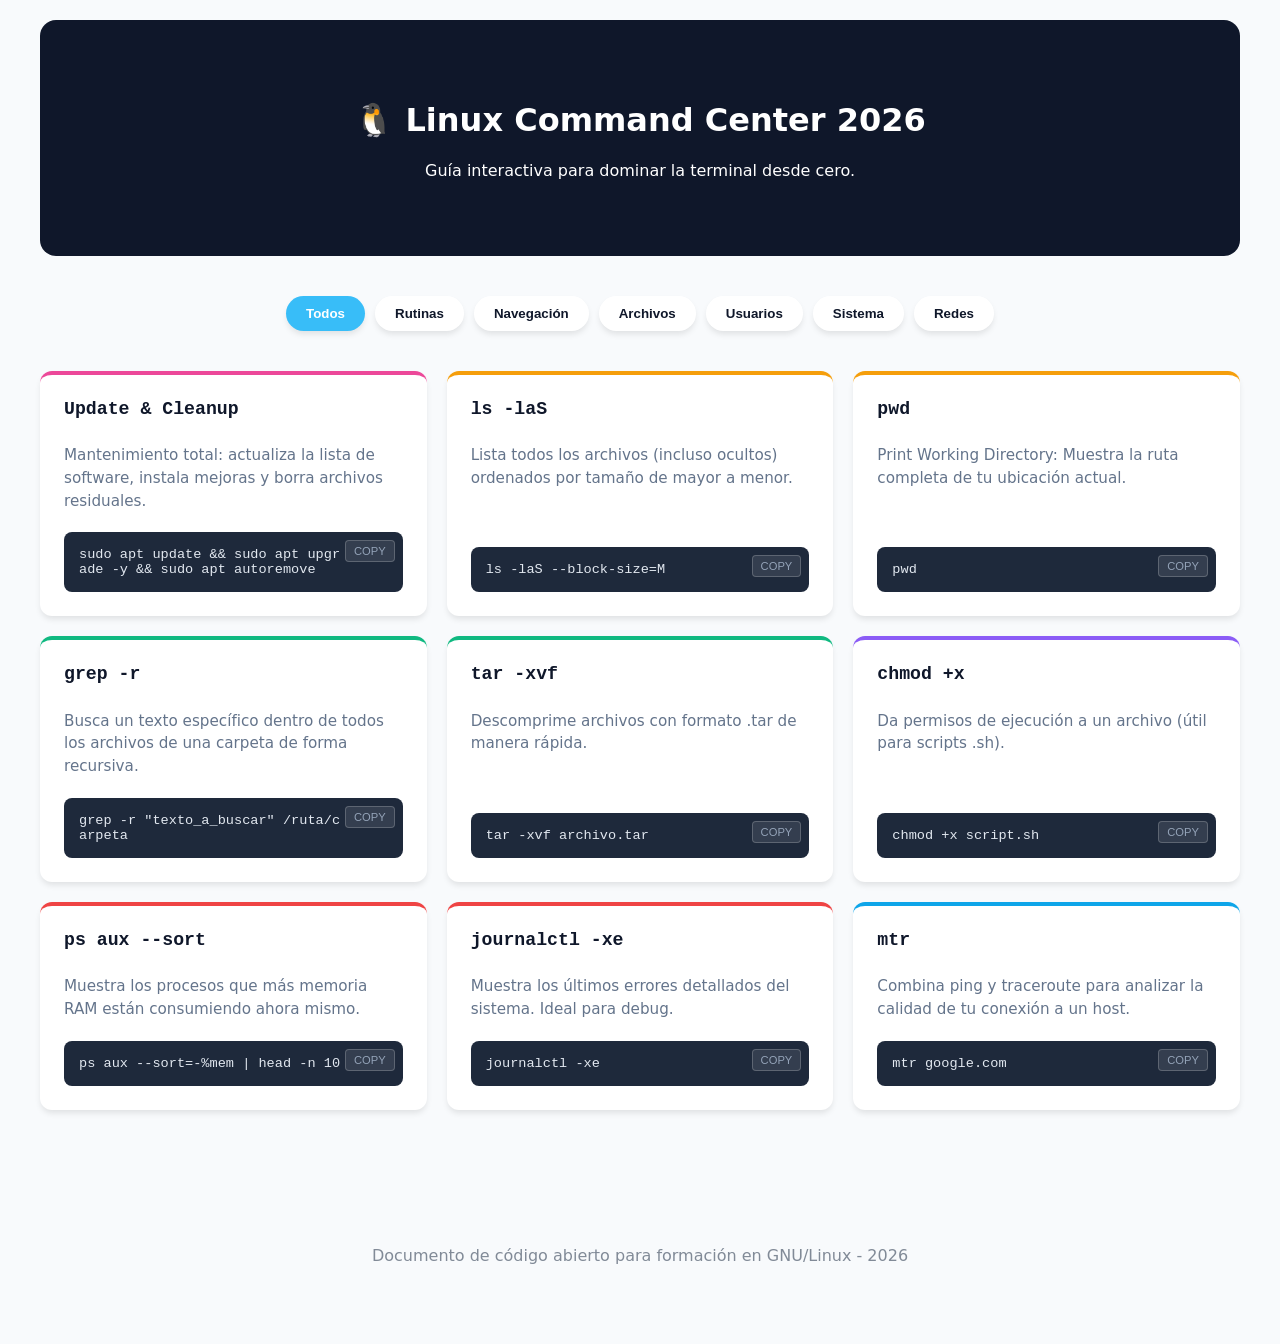
<file: linux.html>
<!DOCTYPE html>
<html lang="es">
<head>
    <meta charset="UTF-8">
    <meta name="viewport" content="width=device-width, initial-scale=1.0">
    <title>Manual Linux Pro 2026</title>
    <link rel="icon" type="image/svg+xml" href="/favicon.svg">
    <style>
        :root {
            --primary: #0f172a;
            --accent: #38bdf8;
            --bg: #f8fafc;
            --card-bg: #ffffff;
            --code-bg: #1e293b;
            --text-main: #334155;
            /* Colores de categorías */
            --c-nav: #f59e0b;
            --c-file: #10b981;
            --c-user: #8b5cf6;
            --c-sys: #ef4444;
            --c-net: #0ea5e9;
            --c-routine: #ec4899;
        }

        body { font-family: 'Inter', system-ui, sans-serif; background-color: var(--bg); color: var(--text-main); margin: 0; padding: 20px; }
        .container { max-width: 1200px; margin: 0 auto; }
        
        header { 
            text-align: center; padding: 60px 20px; background: var(--primary); 
            color: white; border-radius: 16px; margin-bottom: 40px;
        }

        .category-nav { display: flex; flex-wrap: wrap; gap: 10px; justify-content: center; margin-bottom: 40px; position: sticky; top: 10px; z-index: 100; }
        
        .btn-tab {
            padding: 10px 20px; border: none; background: var(--card-bg); color: var(--primary); 
            border-radius: 30px; cursor: pointer; font-weight: 600; box-shadow: 0 4px 6px -1px rgba(0,0,0,0.1); transition: 0.2s;
        }

        .btn-tab.active { background: var(--accent); color: white; }

        .command-grid { display: grid; grid-template-columns: repeat(auto-fill, minmax(350px, 1fr)); gap: 20px; }
        
        .command-card {
            background: var(--card-bg); padding: 24px; border-radius: 12px; border-top: 4px solid #cbd5e1;
            box-shadow: 0 4px 6px -1px rgba(0,0,0,0.1); display: flex; flex-direction: column;
        }

        /* Colores Dinámicos */
        .command-card.nav { border-top-color: var(--c-nav); }
        .command-card.file { border-top-color: var(--c-file); }
        .command-card.user { border-top-color: var(--c-user); }
        .command-card.sys { border-top-color: var(--c-sys); }
        .command-card.net { border-top-color: var(--c-net); }
        .command-card.routine { border-top-color: var(--c-routine); }

        .command-card h3 { margin: 0 0 10px 0; font-family: monospace; font-size: 1.4em; color: var(--primary); }
        .desc { font-size: 0.95em; line-height: 1.5; color: #64748b; margin-bottom: 20px; flex-grow: 1; }

        /* Bloque de Código Profesional */
        .code-wrapper {
            position: relative;
            background: var(--code-bg);
            border-radius: 8px;
            padding: 15px;
            margin-top: auto;
        }

        .syntax {
            color: #e2e8f0;
            font-family: 'Fira Code', 'Courier New', monospace;
            font-size: 0.85em;
            white-space: pre-wrap;
            word-break: break-all;
            padding-right: 40px; /* Espacio para el botón */
        }

        .copy-btn {
            position: absolute;
            top: 8px;
            right: 8px;
            background: rgba(255, 255, 255, 0.1);
            border: 1px solid rgba(255, 255, 255, 0.2);
            color: #94a3b8;
            padding: 4px 8px;
            border-radius: 4px;
            font-size: 0.7em;
            cursor: pointer;
            transition: 0.2s;
            text-transform: uppercase;
        }

        .copy-btn:hover { background: rgba(255, 255, 255, 0.2); color: white; }
        .copy-btn.copied { background: var(--c-file); color: white; border-color: var(--c-file); }

        footer { text-align: center; margin-top: 80px; padding: 40px; opacity: 0.6; }
    </style>
</head>
<body>

<div class="container">
    <header>
        <h1>🐧 Linux Command Center 2026</h1>
        <p>Guía interactiva para dominar la terminal desde cero.</p>
    </header>

    <nav class="category-nav">
        <button class="btn-tab active" onclick="filterSelection('all')">Todos</button>
        <button class="btn-tab" onclick="filterSelection('routine')">Rutinas</button>
        <button class="btn-tab" onclick="filterSelection('nav')">Navegación</button>
        <button class="btn-tab" onclick="filterSelection('file')">Archivos</button>
        <button class="btn-tab" onclick="filterSelection('user')">Usuarios</button>
        <button class="btn-tab" onclick="filterSelection('sys')">Sistema</button>
        <button class="btn-tab" onclick="filterSelection('net')">Redes</button>
    </nav>

    <div class="command-grid">
        
        <div class="command-card routine">
            <h3>Update & Cleanup</h3>
            <p class="desc">Mantenimiento total: actualiza la lista de software, instala mejoras y borra archivos residuales.</p>
            <div class="code-wrapper">
                <div class="syntax">sudo apt update && sudo apt upgrade -y && sudo apt autoremove</div>
                <button class="copy-btn" onclick="copyCode(this)">Copy</button>
            </div>
        </div>

        <div class="command-card nav">
            <h3>ls -laS</h3>
            <p class="desc">Lista todos los archivos (incluso ocultos) ordenados por tamaño de mayor a menor.</p>
            <div class="code-wrapper">
                <div class="syntax">ls -laS --block-size=M</div>
                <button class="copy-btn" onclick="copyCode(this)">Copy</button>
            </div>
        </div>

        <div class="command-card nav">
            <h3>pwd</h3>
            <p class="desc">Print Working Directory: Muestra la ruta completa de tu ubicación actual.</p>
            <div class="code-wrapper">
                <div class="syntax">pwd</div>
                <button class="copy-btn" onclick="copyCode(this)">Copy</button>
            </div>
        </div>

        <div class="command-card file">
            <h3>grep -r</h3>
            <p class="desc">Busca un texto específico dentro de todos los archivos de una carpeta de forma recursiva.</p>
            <div class="code-wrapper">
                <div class="syntax">grep -r "texto_a_buscar" /ruta/carpeta</div>
                <button class="copy-btn" onclick="copyCode(this)">Copy</button>
            </div>
        </div>

        <div class="command-card file">
            <h3>tar -xvf</h3>
            <p class="desc">Descomprime archivos con formato .tar de manera rápida.</p>
            <div class="code-wrapper">
                <div class="syntax">tar -xvf archivo.tar</div>
                <button class="copy-btn" onclick="copyCode(this)">Copy</button>
            </div>
        </div>

        <div class="command-card user">
            <h3>chmod +x</h3>
            <p class="desc">Da permisos de ejecución a un archivo (útil para scripts .sh).</p>
            <div class="code-wrapper">
                <div class="syntax">chmod +x script.sh</div>
                <button class="copy-btn" onclick="copyCode(this)">Copy</button>
            </div>
        </div>

        <div class="command-card sys">
            <h3>ps aux --sort</h3>
            <p class="desc">Muestra los procesos que más memoria RAM están consumiendo ahora mismo.</p>
            <div class="code-wrapper">
                <div class="syntax">ps aux --sort=-%mem | head -n 10</div>
                <button class="copy-btn" onclick="copyCode(this)">Copy</button>
            </div>
        </div>

        <div class="command-card sys">
            <h3>journalctl -xe</h3>
            <p class="desc">Muestra los últimos errores detallados del sistema. Ideal para debug.</p>
            <div class="code-wrapper">
                <div class="syntax">journalctl -xe</div>
                <button class="copy-btn" onclick="copyCode(this)">Copy</button>
            </div>
        </div>

        <div class="command-card net">
            <h3>mtr</h3>
            <p class="desc">Combina ping y traceroute para analizar la calidad de tu conexión a un host.</p>
            <div class="code-wrapper">
                <div class="syntax">mtr google.com</div>
                <button class="copy-btn" onclick="copyCode(this)">Copy</button>
            </div>
        </div>

    </div>

    <footer>
        <p>Documento de código abierto para formación en GNU/Linux - 2026</p>
    </footer>
</div>

<script>
    function copyCode(button) {
        const text = button.previousElementSibling.innerText;
        navigator.clipboard.writeText(text).then(() => {
            button.innerText = "COPIED!";
            button.classList.add("copied");
            setTimeout(() => {
                button.innerText = "COPY";
                button.classList.remove("copied");
            }, 2000);
        });
    }

    function filterSelection(category) {
        const cards = document.querySelectorAll(".command-card");
        const buttons = document.querySelectorAll(".btn-tab");
        
        buttons.forEach(btn => {
            btn.classList.remove("active");
            if(btn.getAttribute('onclick').includes(category)) btn.classList.add("active");
        });

        cards.forEach(card => {
            if (category === "all" || card.classList.contains(category)) {
                card.style.display = "flex";
            } else {
                card.style.display = "none";
            }
        });
    }
</script>

</body>
</html>
</file>
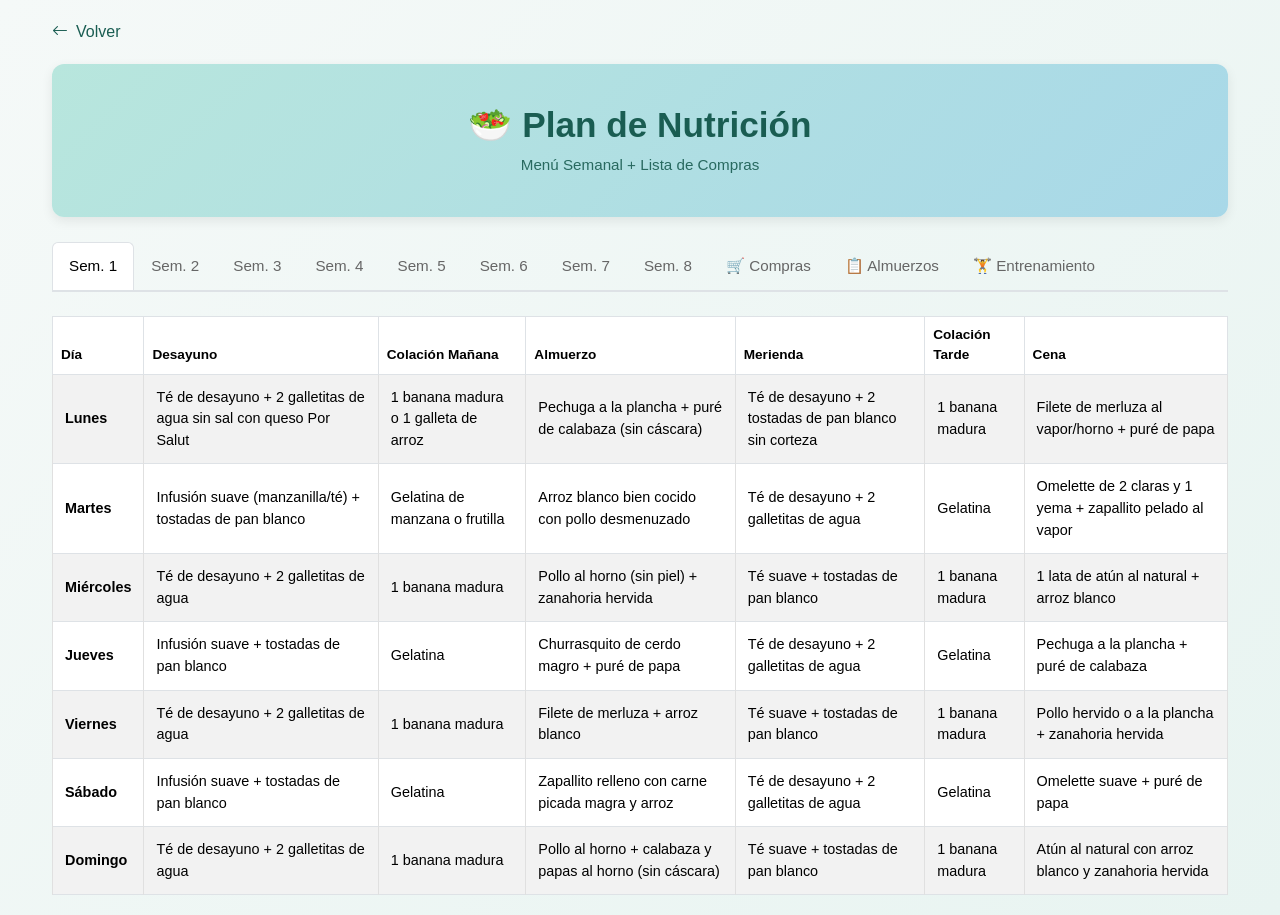
<file: nutricion.html>
<!DOCTYPE html>
<html lang="es">
<head>
    <meta charset="UTF-8">
    <meta name="viewport" content="width=device-width, initial-scale=1.0">
    <title>Plan de Nutrición - Digestión Liviana</title>
    <link rel="icon" type="image/svg+xml" href="/favicon.svg">
    <link href="https://cdn.jsdelivr.net/npm/bootstrap@5.3.0/dist/css/bootstrap.min.css" rel="stylesheet">
    <link rel="stylesheet" href="https://cdn.jsdelivr.net/npm/bootstrap-icons@1.11.1/font/bootstrap-icons.css">
    <style>
        :root {
            --color-primary: #1a5d52;
            --color-accent: #a8d8e8;
            --color-light: #f0f7f5;
        }

        body {
            font-family: 'Segoe UI', Tahoma, Geneva, Verdana, sans-serif;
            background: linear-gradient(135deg, #f5f9f8 0%, #e8f4f1 100%);
            padding: 15px;
        }

        .container { max-width: 1200px; margin: 0 auto; }

        .header {
            text-align: center;
            margin-bottom: 25px;
            background: linear-gradient(135deg, #b8e6dd 0%, #a8d8e8 100%);
            padding: 30px 20px;
            border-radius: 12px;
            color: var(--color-primary);
            box-shadow: 0 4px 12px rgba(0,0,0,0.08);
        }

        .header h1 { font-weight: 700; margin-bottom: 8px; font-size: 1.8rem; }
        .header p { margin: 0; font-size: 0.95rem; opacity: 0.9; }

        .back-link {
            display: inline-flex;
            align-items: center;
            gap: 8px;
            color: var(--color-primary);
            text-decoration: none;
            font-weight: 500;
            margin-bottom: 20px;
            transition: color 0.3s;
        }

        .back-link:hover { color: #0d3a35; }

        /* TABS */
        .nav-tabs {
            border-bottom: 2px solid #dee2e6;
            gap: 0;
            overflow-x: auto;
            -webkit-overflow-scrolling: touch;
        }

        .nav-link {
            color: #666;
            border: none;
            border-bottom: 3px solid transparent;
            padding: 12px 16px;
            font-weight: 500;
            font-size: 0.95rem;
            white-space: nowrap;
        }

        .nav-link.active {
            color: var(--color-primary);
            border-bottom-color: var(--color-accent);
            background: transparent;
        }

        /* VERSIÓN DESKTOP - TABLAS */
        .table-version {
            display: none;
        }

        .table {
            font-size: 0.85rem;
            margin-bottom: 0;
        }

        .table thead {
            background-color: var(--color-primary);
            color: white;
            position: sticky;
            top: 0;
        }

        .table td {
            vertical-align: middle;
            padding: 8px;
            border-color: #e0e0e0;
        }

        .table tbody tr:hover { background-color: var(--color-light); }

        /* VERSIÓN MÓVIL - TARJETAS */
        .mobile-version { display: block; }

        .day-card {
            background: white;
            border-radius: 12px;
            padding: 16px;
            margin-bottom: 12px;
            box-shadow: 0 2px 8px rgba(0,0,0,0.06);
            border-left: 5px solid var(--color-accent);
            transition: all 0.3s ease;
        }

        .day-card:active { transform: scale(0.98); box-shadow: 0 1px 4px rgba(0,0,0,0.1); }

        .day-header {
            font-weight: 700;
            font-size: 1.1rem;
            color: var(--color-primary);
            margin-bottom: 12px;
            display: flex;
            align-items: center;
            gap: 8px;
        }

        .day-header::before {
            content: "";
            display: inline-block;
            width: 6px;
            height: 6px;
            background: var(--color-accent);
            border-radius: 50%;
        }

        .meal {
            margin-bottom: 12px;
            padding-bottom: 12px;
            border-bottom: 1px solid #f0f0f0;
        }

        .meal:last-child {
            margin-bottom: 0;
            padding-bottom: 0;
            border-bottom: none;
        }

        .meal-time {
            font-size: 0.8rem;
            font-weight: 600;
            color: var(--color-accent);
            text-transform: uppercase;
            letter-spacing: 0.5px;
            margin-bottom: 4px;
        }

        .meal-content {
            font-size: 0.9rem;
            color: #333;
            line-height: 1.4;
        }

        /* LISTA DE COMPRAS */
        .shopping-category {
            background: white;
            border-radius: 12px;
            padding: 16px;
            margin-bottom: 16px;
            box-shadow: 0 2px 8px rgba(0,0,0,0.06);
            border-top: 4px solid var(--color-accent);
        }

        .shopping-category h4 {
            color: var(--color-primary);
            font-weight: 600;
            margin-bottom: 12px;
            font-size: 1rem;
        }

        .shopping-list {
            list-style: none;
            padding: 0;
            margin: 0;
        }

        .shopping-list li {
            padding: 8px 0;
            border-bottom: 1px solid #f0f0f0;
            display: flex;
            align-items: flex-start;
            gap: 8px;
            font-size: 0.9rem;
            color: #333;
        }

        .shopping-list li:last-child { border-bottom: none; }

        .shopping-list li::before {
            content: "✓";
            color: var(--color-accent);
            font-weight: bold;
            font-size: 1rem;
            flex-shrink: 0;
            margin-top: -2px;
        }

        .alert {
            border-radius: 12px;
            border: none;
            background-color: #e7f3f0;
            color: var(--color-primary);
            font-size: 0.9rem;
        }

        .alert strong { font-weight: 600; }
        .alert ul { margin-bottom: 0; margin-top: 8px; }
        .alert li { font-size: 0.85rem; }

        /* RESPONSIVE */
        @media (min-width: 992px) {
            .mobile-version { display: none !important; }
            .table-version { display: block !important; }

            .header { padding: 40px; font-size: 2rem; }
            .header h1 { font-size: 2.2rem; }

            .table td { padding: 12px; font-size: 0.9rem; }

            body { padding: 20px 0; }
        }

        @media (max-width: 991px) {
            .table-responsive { display: none; }
        }

        /* Scroll horizontal suave en móviles */
        .nav-tabs::-webkit-scrollbar {
            height: 4px;
        }

        .nav-tabs::-webkit-scrollbar-track {
            background: transparent;
        }

        .nav-tabs::-webkit-scrollbar-thumb {
            background: var(--color-accent);
            border-radius: 2px;
        }

        /* TARJETAS DE ENTRENAMIENTO */
        .workout-card {
            background: white;
            border-radius: 12px;
            box-shadow: 0 2px 8px rgba(0,0,0,0.06);
            border-left: 5px solid var(--color-accent);
            overflow: hidden;
        }

        .workout-header {
            background: linear-gradient(135deg, #f0f7f5 0%, #e8f4f1 100%);
            padding: 16px;
            border-bottom: 1px solid #e0e0e0;
        }

        .workout-header h4 {
            color: var(--color-primary);
            font-weight: 700;
            margin-bottom: 4px;
            font-size: 1rem;
        }

        .workout-body {
            padding: 16px;
        }

        .exercise {
            margin-bottom: 14px;
            padding-bottom: 14px;
            border-bottom: 1px solid #f0f0f0;
        }

        .exercise:last-child {
            margin-bottom: 0;
            padding-bottom: 0;
            border-bottom: none;
        }

        .exercise strong {
            color: var(--color-primary);
            display: block;
            margin-bottom: 4px;
            font-size: 0.95rem;
        }

        .exercise p {
            margin: 0;
            font-size: 0.85rem;
            color: #666;
            line-height: 1.5;
        }

        .alert ul {
            margin: 0;
            padding-left: 20px;
        }

        .alert li {
            margin-bottom: 6px;
            font-size: 0.9rem;
        }
    </style>
</head>
<body>

<div class="container">
    <a href="/" class="back-link"><i class="bi bi-arrow-left"></i> Volver</a>

    <div class="header">
        <h1>🥗 Plan de Nutrición</h1>
        <p>Menú Semanal + Lista de Compras</p>
    </div>

    <ul class="nav nav-tabs mb-4" role="tablist">
        <li class="nav-item" role="presentation">
            <button class="nav-link active" id="semana1-tab" data-bs-toggle="tab" data-bs-target="#semana1" type="button" role="tab">Sem. 1</button>
        </li>
        <li class="nav-item" role="presentation">
            <button class="nav-link" id="semana2-tab" data-bs-toggle="tab" data-bs-target="#semana2" type="button" role="tab">Sem. 2</button>
        </li>
        <li class="nav-item" role="presentation">
            <button class="nav-link" id="semana3-tab" data-bs-toggle="tab" data-bs-target="#semana3" type="button" role="tab">Sem. 3</button>
        </li>
        <li class="nav-item" role="presentation">
            <button class="nav-link" id="semana4-tab" data-bs-toggle="tab" data-bs-target="#semana4" type="button" role="tab">Sem. 4</button>
        </li>
        <li class="nav-item" role="presentation">
            <button class="nav-link" id="semana5-tab" data-bs-toggle="tab" data-bs-target="#semana5" type="button" role="tab">Sem. 5</button>
        </li>
        <li class="nav-item" role="presentation">
            <button class="nav-link" id="semana6-tab" data-bs-toggle="tab" data-bs-target="#semana6" type="button" role="tab">Sem. 6</button>
        </li>
        <li class="nav-item" role="presentation">
            <button class="nav-link" id="semana7-tab" data-bs-toggle="tab" data-bs-target="#semana7" type="button" role="tab">Sem. 7</button>
        </li>
        <li class="nav-item" role="presentation">
            <button class="nav-link" id="semana8-tab" data-bs-toggle="tab" data-bs-target="#semana8" type="button" role="tab">Sem. 8</button>
        </li>
        <li class="nav-item" role="presentation">
            <button class="nav-link" id="compras-tab" data-bs-toggle="tab" data-bs-target="#compras" type="button" role="tab">🛒 Compras</button>
        </li>
        <li class="nav-item" role="presentation">
            <button class="nav-link" id="almuerzos-tab" data-bs-toggle="tab" data-bs-target="#almuerzos" type="button" role="tab">📋 Almuerzos</button>
        </li>
        <li class="nav-item" role="presentation">
            <button class="nav-link" id="entrenamiento-tab" data-bs-toggle="tab" data-bs-target="#entrenamiento" type="button" role="tab">🏋️ Entrenamiento</button>
        </li>
    </ul>

    <div class="tab-content">
        <!-- SEMANA 1 -->
        <div class="tab-pane fade show active" id="semana1" role="tabpanel">
            <!-- Versión Desktop -->
            <div class="table-version">
                <div class="table-responsive">
                    <table class="table table-striped table-bordered align-middle">
                        <thead>
                            <tr>
                                <th>Día</th>
                                <th>Desayuno</th>
                                <th>Colación Mañana</th>
                                <th>Almuerzo</th>
                                <th>Merienda</th>
                                <th>Colación Tarde</th>
                                <th>Cena</th>
                            </tr>
                        </thead>
                        <tbody>
                            <tr>
                                <td><strong>Lunes</strong></td>
                                <td>Té de desayuno + 2 galletitas de agua sin sal con queso Por Salut</td>
                                <td>1 banana madura o 1 galleta de arroz</td>
                                <td>Pechuga a la plancha + puré de calabaza (sin cáscara)</td>
                                <td>Té de desayuno + 2 tostadas de pan blanco sin corteza</td>
                                <td>1 banana madura</td>
                                <td>Filete de merluza al vapor/horno + puré de papa</td>
                            </tr>
                            <tr>
                                <td><strong>Martes</strong></td>
                                <td>Infusión suave (manzanilla/té) + tostadas de pan blanco</td>
                                <td>Gelatina de manzana o frutilla</td>
                                <td>Arroz blanco bien cocido con pollo desmenuzado</td>
                                <td>Té de desayuno + 2 galletitas de agua</td>
                                <td>Gelatina</td>
                                <td>Omelette de 2 claras y 1 yema + zapallito pelado al vapor</td>
                            </tr>
                            <tr>
                                <td><strong>Miércoles</strong></td>
                                <td>Té de desayuno + 2 galletitas de agua</td>
                                <td>1 banana madura</td>
                                <td>Pollo al horno (sin piel) + zanahoria hervida</td>
                                <td>Té suave + tostadas de pan blanco</td>
                                <td>1 banana madura</td>
                                <td>1 lata de atún al natural + arroz blanco</td>
                            </tr>
                            <tr>
                                <td><strong>Jueves</strong></td>
                                <td>Infusión suave + tostadas de pan blanco</td>
                                <td>Gelatina</td>
                                <td>Churrasquito de cerdo magro + puré de papa</td>
                                <td>Té de desayuno + 2 galletitas de agua</td>
                                <td>Gelatina</td>
                                <td>Pechuga a la plancha + puré de calabaza</td>
                            </tr>
                            <tr>
                                <td><strong>Viernes</strong></td>
                                <td>Té de desayuno + 2 galletitas de agua</td>
                                <td>1 banana madura</td>
                                <td>Filete de merluza + arroz blanco</td>
                                <td>Té suave + tostadas de pan blanco</td>
                                <td>1 banana madura</td>
                                <td>Pollo hervido o a la plancha + zanahoria hervida</td>
                            </tr>
                            <tr>
                                <td><strong>Sábado</strong></td>
                                <td>Infusión suave + tostadas de pan blanco</td>
                                <td>Gelatina</td>
                                <td>Zapallito relleno con carne picada magra y arroz</td>
                                <td>Té de desayuno + 2 galletitas de agua</td>
                                <td>Gelatina</td>
                                <td>Omelette suave + puré de papa</td>
                            </tr>
                            <tr>
                                <td><strong>Domingo</strong></td>
                                <td>Té de desayuno + 2 galletitas de agua</td>
                                <td>1 banana madura</td>
                                <td>Pollo al horno + calabaza y papas al horno (sin cáscara)</td>
                                <td>Té suave + tostadas de pan blanco</td>
                                <td>1 banana madura</td>
                                <td>Atún al natural con arroz blanco y zanahoria hervida</td>
                            </tr>
                        </tbody>
                    </table>
                </div>
            </div>

            <!-- Versión Móvil -->
            <div class="mobile-version">
                <div class="day-card">
                    <div class="day-header">Lunes</div>
                    <div class="meal">
                        <div class="meal-time">🌅 Desayuno</div>
                        <div class="meal-content">Té de desayuno + 2 galletitas de agua sin sal con queso Por Salut</div>
                    </div>
                    <div class="meal">
                        <div class="meal-time">☕ Col. Mañana</div>
                        <div class="meal-content">1 banana madura o 1 galleta de arroz</div>
                    </div>
                    <div class="meal">
                        <div class="meal-time">🍽️ Almuerzo</div>
                        <div class="meal-content">Pechuga a la plancha + puré de calabaza (sin cáscara)</div>
                    </div>
                    <div class="meal">
                        <div class="meal-time">🫖 Merienda</div>
                        <div class="meal-content">Té de desayuno + 2 tostadas de pan blanco sin corteza</div>
                    </div>
                    <div class="meal">
                        <div class="meal-time">🍌 Col. Tarde</div>
                        <div class="meal-content">1 banana madura</div>
                    </div>
                    <div class="meal">
                        <div class="meal-time">🌙 Cena</div>
                        <div class="meal-content">Filete de merluza al vapor/horno + puré de papa</div>
                    </div>
                </div>

                <div class="day-card">
                    <div class="day-header">Martes</div>
                    <div class="meal">
                        <div class="meal-time">🌅 Desayuno</div>
                        <div class="meal-content">Infusión suave (manzanilla/té) + tostadas de pan blanco</div>
                    </div>
                    <div class="meal">
                        <div class="meal-time">☕ Col. Mañana</div>
                        <div class="meal-content">Gelatina de manzana o frutilla</div>
                    </div>
                    <div class="meal">
                        <div class="meal-time">🍽️ Almuerzo</div>
                        <div class="meal-content">Arroz blanco bien cocido con pollo desmenuzado</div>
                    </div>
                    <div class="meal">
                        <div class="meal-time">🫖 Merienda</div>
                        <div class="meal-content">Té de desayuno + 2 galletitas de agua</div>
                    </div>
                    <div class="meal">
                        <div class="meal-time">🍮 Col. Tarde</div>
                        <div class="meal-content">Gelatina</div>
                    </div>
                    <div class="meal">
                        <div class="meal-time">🌙 Cena</div>
                        <div class="meal-content">Omelette de 2 claras y 1 yema + zapallito pelado al vapor</div>
                    </div>
                </div>

                <div class="day-card">
                    <div class="day-header">Miércoles</div>
                    <div class="meal">
                        <div class="meal-time">🌅 Desayuno</div>
                        <div class="meal-content">Té de desayuno + 2 galletitas de agua</div>
                    </div>
                    <div class="meal">
                        <div class="meal-time">☕ Col. Mañana</div>
                        <div class="meal-content">1 banana madura</div>
                    </div>
                    <div class="meal">
                        <div class="meal-time">🍽️ Almuerzo</div>
                        <div class="meal-content">Pollo al horno (sin piel) + zanahoria hervida</div>
                    </div>
                    <div class="meal">
                        <div class="meal-time">🫖 Merienda</div>
                        <div class="meal-content">Té suave + tostadas de pan blanco</div>
                    </div>
                    <div class="meal">
                        <div class="meal-time">🍌 Col. Tarde</div>
                        <div class="meal-content">1 banana madura</div>
                    </div>
                    <div class="meal">
                        <div class="meal-time">🌙 Cena</div>
                        <div class="meal-content">1 lata de atún al natural + arroz blanco</div>
                    </div>
                </div>

                <div class="day-card">
                    <div class="day-header">Jueves</div>
                    <div class="meal">
                        <div class="meal-time">🌅 Desayuno</div>
                        <div class="meal-content">Infusión suave + tostadas de pan blanco</div>
                    </div>
                    <div class="meal">
                        <div class="meal-time">☕ Col. Mañana</div>
                        <div class="meal-content">Gelatina</div>
                    </div>
                    <div class="meal">
                        <div class="meal-time">🍽️ Almuerzo</div>
                        <div class="meal-content">Churrasquito de cerdo magro + puré de papa</div>
                    </div>
                    <div class="meal">
                        <div class="meal-time">🫖 Merienda</div>
                        <div class="meal-content">Té de desayuno + 2 galletitas de agua</div>
                    </div>
                    <div class="meal">
                        <div class="meal-time">🍮 Col. Tarde</div>
                        <div class="meal-content">Gelatina</div>
                    </div>
                    <div class="meal">
                        <div class="meal-time">🌙 Cena</div>
                        <div class="meal-content">Pechuga a la plancha + puré de calabaza</div>
                    </div>
                </div>

                <div class="day-card">
                    <div class="day-header">Viernes</div>
                    <div class="meal">
                        <div class="meal-time">🌅 Desayuno</div>
                        <div class="meal-content">Té de desayuno + 2 galletitas de agua</div>
                    </div>
                    <div class="meal">
                        <div class="meal-time">☕ Col. Mañana</div>
                        <div class="meal-content">1 banana madura</div>
                    </div>
                    <div class="meal">
                        <div class="meal-time">🍽️ Almuerzo</div>
                        <div class="meal-content">Filete de merluza + arroz blanco</div>
                    </div>
                    <div class="meal">
                        <div class="meal-time">🫖 Merienda</div>
                        <div class="meal-content">Té suave + tostadas de pan blanco</div>
                    </div>
                    <div class="meal">
                        <div class="meal-time">🍌 Col. Tarde</div>
                        <div class="meal-content">1 banana madura</div>
                    </div>
                    <div class="meal">
                        <div class="meal-time">🌙 Cena</div>
                        <div class="meal-content">Pollo hervido o a la plancha + zanahoria hervida</div>
                    </div>
                </div>

                <div class="day-card">
                    <div class="day-header">Sábado</div>
                    <div class="meal">
                        <div class="meal-time">🌅 Desayuno</div>
                        <div class="meal-content">Infusión suave + tostadas de pan blanco</div>
                    </div>
                    <div class="meal">
                        <div class="meal-time">☕ Col. Mañana</div>
                        <div class="meal-content">Gelatina</div>
                    </div>
                    <div class="meal">
                        <div class="meal-time">🍽️ Almuerzo</div>
                        <div class="meal-content">Zapallito relleno con carne picada magra y arroz</div>
                    </div>
                    <div class="meal">
                        <div class="meal-time">🫖 Merienda</div>
                        <div class="meal-content">Té de desayuno + 2 galletitas de agua</div>
                    </div>
                    <div class="meal">
                        <div class="meal-time">🍮 Col. Tarde</div>
                        <div class="meal-content">Gelatina</div>
                    </div>
                    <div class="meal">
                        <div class="meal-time">🌙 Cena</div>
                        <div class="meal-content">Omelette suave + puré de papa</div>
                    </div>
                </div>

                <div class="day-card">
                    <div class="day-header">Domingo</div>
                    <div class="meal">
                        <div class="meal-time">🌅 Desayuno</div>
                        <div class="meal-content">Té de desayuno + 2 galletitas de agua</div>
                    </div>
                    <div class="meal">
                        <div class="meal-time">☕ Col. Mañana</div>
                        <div class="meal-content">1 banana madura</div>
                    </div>
                    <div class="meal">
                        <div class="meal-time">🍽️ Almuerzo</div>
                        <div class="meal-content">Pollo al horno + calabaza y papas al horno (sin cáscara)</div>
                    </div>
                    <div class="meal">
                        <div class="meal-time">🫖 Merienda</div>
                        <div class="meal-content">Té suave + tostadas de pan blanco</div>
                    </div>
                    <div class="meal">
                        <div class="meal-time">🍌 Col. Tarde</div>
                        <div class="meal-content">1 banana madura</div>
                    </div>
                    <div class="meal">
                        <div class="meal-time">🌙 Cena</div>
                        <div class="meal-content">Atún al natural con arroz blanco y zanahoria hervida</div>
                    </div>
                </div>
            </div>
        </div>

        <!-- SEMANA 2 (Similar structure) -->
        <div class="tab-pane fade" id="semana2" role="tabpanel">
            <div class="table-version">
                <div class="table-responsive">
                    <table class="table table-striped table-bordered align-middle">
                        <thead>
                            <tr>
                                <th>Día</th>
                                <th>Desayuno</th>
                                <th>Colación Mañana</th>
                                <th>Almuerzo</th>
                                <th>Merienda</th>
                                <th>Colación Tarde</th>
                                <th>Cena</th>
                            </tr>
                        </thead>
                        <tbody>
                            <tr>
                                <td><strong>Lunes</strong></td>
                                <td>Té de desayuno + tostadas de pan blanco sin corteza</td>
                                <td>1 banana madura</td>
                                <td>Filete de merluza al horno + puré de calabaza</td>
                                <td>Manzanilla + 2 galletitas de agua</td>
                                <td>Gelatina de manzana</td>
                                <td>Pechuga a la plancha + arroz blanco bien cocido</td>
                            </tr>
                            <tr>
                                <td><strong>Martes</strong></td>
                                <td>Infusión suave + 2 galletitas de agua con queso</td>
                                <td>Gelatina</td>
                                <td>Pollo desmenuzado con puré de papa y zanahoria</td>
                                <td>Té de desayuno + tostadas de pan blanco</td>
                                <td>1 banana madura</td>
                                <td>Huevo a la copa + zapallito al vapor</td>
                            </tr>
                            <tr>
                                <td><strong>Miércoles</strong></td>
                                <td>Té con leche descremada + tostadas</td>
                                <td>1 galleta de arroz</td>
                                <td>Carne picada magra con arroz blanco y calabaza</td>
                                <td>Manzanilla + 2 galletitas de agua</td>
                                <td>Gelatina</td>
                                <td>Atún al natural + puré de papa</td>
                            </tr>
                            <tr>
                                <td><strong>Jueves</strong></td>
                                <td>Té de desayuno + 2 galletitas de agua sin sal</td>
                                <td>1 banana madura</td>
                                <td>Filete de merluza al vapor + zanahoria hervida + arroz</td>
                                <td>Té suave + tostadas de pan blanco</td>
                                <td>Gelatina de frutilla</td>
                                <td>Pechuga a la plancha + puré de calabaza sin cáscara</td>
                            </tr>
                            <tr>
                                <td><strong>Viernes</strong></td>
                                <td>Infusión suave + tostadas de pan blanco</td>
                                <td>1 banana madura</td>
                                <td>Pollo al horno + papas y calabaza al horno</td>
                                <td>Té de desayuno + 2 galletitas de agua</td>
                                <td>Gelatina</td>
                                <td>Churrasquito de cerdo + puré de papa suave</td>
                            </tr>
                            <tr>
                                <td><strong>Sábado</strong></td>
                                <td>Té de desayuno + 2 galletitas de agua con queso Por Salut</td>
                                <td>Gelatina</td>
                                <td>Arroz blanco con pollo y zanahoria bien cocida</td>
                                <td>Manzanilla + tostadas de pan blanco</td>
                                <td>1 banana madura</td>
                                <td>Omelette de 2 claras y 1 yema + zapallito pelado al vapor</td>
                            </tr>
                            <tr>
                                <td><strong>Domingo</strong></td>
                                <td>Infusión suave + tostadas de pan blanco</td>
                                <td>1 banana madura</td>
                                <td>Filete de merluza + puré de papa + zanahoria</td>
                                <td>Té suave + 2 galletitas de agua</td>
                                <td>Gelatina</td>
                                <td>Pechuga a la plancha + arroz blanco</td>
                            </tr>
                        </tbody>
                    </table>
                </div>
            </div>

            <div class="mobile-version">
                <p class="text-center text-muted">Semana 2 - Menú variado con las mismas proporciones y grupos de alimentos de la Semana 1</p>
            </div>
        </div>

        <!-- SEMANA 3 -->
        <div class="tab-pane fade" id="semana3" role="tabpanel">
            <div class="table-version">
                <div class="table-responsive">
                    <table class="table table-striped table-bordered align-middle">
                        <thead>
                            <tr>
                                <th>Día</th>
                                <th>Desayuno</th>
                                <th>Colación Mañana</th>
                                <th>Almuerzo</th>
                                <th>Merienda</th>
                                <th>Colación Tarde</th>
                                <th>Cena</th>
                            </tr>
                        </thead>
                        <tbody>
                            <tr>
                                <td><strong>Lunes</strong></td>
                                <td>Té de desayuno + 2 galletitas de agua</td>
                                <td>1 banana madura</td>
                                <td>Pollo hervido desmenuzado + puré de calabaza</td>
                                <td>Té de desayuno + tostadas de pan blanco sin corteza</td>
                                <td>Gelatina</td>
                                <td>Filete de merluza al horno + arroz blanco</td>
                            </tr>
                            <tr>
                                <td><strong>Martes</strong></td>
                                <td>Manzanilla + tostadas de pan blanco</td>
                                <td>Gelatina de manzana</td>
                                <td>Carne picada magra con puré de papa + zanahoria</td>
                                <td>Té suave + 2 galletitas de agua</td>
                                <td>1 banana madura</td>
                                <td>Huevo revuelto suave + zapallito al vapor</td>
                            </tr>
                            <tr>
                                <td><strong>Miércoles</strong></td>
                                <td>Té con leche descremada + 2 galletitas</td>
                                <td>1 galleta de arroz</td>
                                <td>Filete de merluza + arroz blanco + zanahoria hervida</td>
                                <td>Manzanilla + tostadas de pan blanco</td>
                                <td>Gelatina</td>
                                <td>Pechuga a la plancha + puré de calabaza</td>
                            </tr>
                            <tr>
                                <td><strong>Jueves</strong></td>
                                <td>Té de desayuno + tostadas de pan blanco con queso</td>
                                <td>1 banana madura</td>
                                <td>Pollo al horno + papas y calabaza al horno</td>
                                <td>Té de desayuno + 2 galletitas de agua</td>
                                <td>Gelatina de frutilla</td>
                                <td>Atún al natural + puré de papa</td>
                            </tr>
                            <tr>
                                <td><strong>Viernes</strong></td>
                                <td>Infusión suave + 2 galletitas de agua</td>
                                <td>Gelatina</td>
                                <td>Arroz blanco con pollo bien cocido y zanahoria</td>
                                <td>Té suave + tostadas de pan blanco</td>
                                <td>1 banana madura</td>
                                <td>Churrasquito de cerdo magro + puré de papa</td>
                            </tr>
                            <tr>
                                <td><strong>Sábado</strong></td>
                                <td>Té de desayuno + 2 galletitas de agua con queso Por Salut</td>
                                <td>1 banana madura</td>
                                <td>Filete de merluza al vapor + calabaza y papa</td>
                                <td>Manzanilla + tostadas de pan blanco</td>
                                <td>Gelatina</td>
                                <td>Omelette suave + zapallito pelado al vapor</td>
                            </tr>
                            <tr>
                                <td><strong>Domingo</strong></td>
                                <td>Té de desayuno + tostadas de pan blanco</td>
                                <td>Gelatina de manzana</td>
                                <td>Pollo al horno + zanahoria hervida + puré de papa</td>
                                <td>Té suave + 2 galletitas de agua</td>
                                <td>1 banana madura</td>
                                <td>Pechuga a la plancha + arroz blanco</td>
                            </tr>
                        </tbody>
                    </table>
                </div>
            </div>

            <div class="mobile-version">
                <p class="text-center text-muted">Semana 3 - Continuación del plan con variaciones en preparaciones</p>
            </div>
        </div>

        <!-- SEMANA 4 -->
        <div class="tab-pane fade" id="semana4" role="tabpanel">
            <div class="table-version">
                <div class="table-responsive">
                    <table class="table table-striped table-bordered align-middle">
                        <thead>
                            <tr>
                                <th>Día</th>
                                <th>Desayuno</th>
                                <th>Colación Mañana</th>
                                <th>Almuerzo</th>
                                <th>Merienda</th>
                                <th>Colación Tarde</th>
                                <th>Cena</th>
                            </tr>
                        </thead>
                        <tbody>
                            <tr>
                                <td><strong>Lunes</strong></td>
                                <td>Infusión suave + tostadas de pan blanco</td>
                                <td>1 banana madura</td>
                                <td>Filete de merluza al vapor + puré de calabaza</td>
                                <td>Té de desayuno + 2 galletitas de agua</td>
                                <td>Gelatina</td>
                                <td>Pollo desmenuzado + arroz blanco bien cocido</td>
                            </tr>
                            <tr>
                                <td><strong>Martes</strong></td>
                                <td>Té de desayuno + 2 galletitas de agua con queso</td>
                                <td>Gelatina de manzana</td>
                                <td>Carne picada magra + puré de papa + zanahoria</td>
                                <td>Manzanilla + tostadas de pan blanco</td>
                                <td>1 banana madura</td>
                                <td>Huevo a la copa + zapallito al vapor</td>
                            </tr>
                            <tr>
                                <td><strong>Miércoles</strong></td>
                                <td>Té con leche descremada + tostadas</td>
                                <td>1 galleta de arroz</td>
                                <td>Pollo al horno + papas y calabaza al horno</td>
                                <td>Té suave + 2 galletitas de agua</td>
                                <td>Gelatina</td>
                                <td>Atún al natural + puré de papa</td>
                            </tr>
                            <tr>
                                <td><strong>Jueves</strong></td>
                                <td>Té de desayuno + 2 galletitas de agua sin sal</td>
                                <td>1 banana madura</td>
                                <td>Filete de merluza + arroz blanco + zanahoria hervida</td>
                                <td>Manzanilla + tostadas de pan blanco</td>
                                <td>Gelatina de frutilla</td>
                                <td>Pechuga a la plancha + puré de calabaza sin cáscara</td>
                            </tr>
                            <tr>
                                <td><strong>Viernes</strong></td>
                                <td>Infusión suave + 2 galletitas de agua con queso</td>
                                <td>Gelatina</td>
                                <td>Arroz blanco con pollo desmenuzado + zanahoria</td>
                                <td>Té de desayuno + tostadas de pan blanco</td>
                                <td>1 banana madura</td>
                                <td>Churrasquito de cerdo magro + puré de papa suave</td>
                            </tr>
                            <tr>
                                <td><strong>Sábado</strong></td>
                                <td>Té de desayuno + 2 galletitas de agua con queso Por Salut</td>
                                <td>1 banana madura</td>
                                <td>Pollo al horno + calabaza y papas al horno</td>
                                <td>Té suave + tostadas de pan blanco</td>
                                <td>Gelatina</td>
                                <td>Omelette de 2 claras y 1 yema + zapallito pelado</td>
                            </tr>
                            <tr>
                                <td><strong>Domingo</strong></td>
                                <td>Manzanilla + tostadas de pan blanco</td>
                                <td>Gelatina de manzana</td>
                                <td>Filete de merluza al vapor + puré de papa + zanahoria</td>
                                <td>Té de desayuno + 2 galletitas de agua</td>
                                <td>1 banana madura</td>
                                <td>Pechuga a la plancha + arroz blanco</td>
                            </tr>
                        </tbody>
                    </table>
                </div>
            </div>

            <div class="mobile-version">
                <p class="text-center text-muted">Semana 4 - Última semana del ciclo, repetir desde la Semana 1 si es necesario</p>
            </div>
        </div>

        <!-- SEMANA 5 - NUEVAS RECETAS -->
        <div class="tab-pane fade" id="semana5" role="tabpanel">
            <div class="table-version">
                <div class="table-responsive">
                    <table class="table table-striped table-bordered align-middle">
                        <thead>
                            <tr>
                                <th>Día</th>
                                <th>Desayuno</th>
                                <th>Colación Mañana</th>
                                <th>Almuerzo</th>
                                <th>Merienda</th>
                                <th>Colación Tarde</th>
                                <th>Cena</th>
                            </tr>
                        </thead>
                        <tbody>
                            <tr>
                                <td><strong>Lunes</strong></td>
                                <td>Té de desayuno + 2 galletitas de agua sin sal</td>
                                <td>1 banana madura</td>
                                <td>Pollo al horno sin piel + calabaza cortada en cubos al horno</td>
                                <td>Té de desayuno + 2 tostadas de pan blanco sin corteza</td>
                                <td>1 banana madura</td>
                                <td>Tortilla de espinaca + ensalada de tomate y zanahoria rallada</td>
                            </tr>
                            <tr>
                                <td><strong>Martes</strong></td>
                                <td>Infusión suave (manzanilla/té) + tostadas de pan blanco</td>
                                <td>Gelatina de manzana o frutilla</td>
                                <td>Churrasquitos de cerdo magro + puré de manzana natural + hojas verdes</td>
                                <td>Té de desayuno + 2 galletitas de agua</td>
                                <td>Gelatina</td>
                                <td>Filet de merluza al horno con tomate y orégano + zucchini y berenjenas asadas</td>
                            </tr>
                            <tr>
                                <td><strong>Miércoles</strong></td>
                                <td>Té de desayuno + 2 galletitas de agua</td>
                                <td>1 banana madura</td>
                                <td>Zapallitos rellenos de pollo picado, cebolla, morrón y huevo + queso Por Salut</td>
                                <td>Té suave + tostadas de pan blanco</td>
                                <td>1 banana madura</td>
                                <td>Cazuela de lentejas o garbanzos con cebolla, morrón, zanahoria y salsa de tomate</td>
                            </tr>
                            <tr>
                                <td><strong>Jueves</strong></td>
                                <td>Infusión suave + tostadas de pan blanco</td>
                                <td>Gelatina</td>
                                <td>Salpicón de pollo hervido desmenuzado con zanahoria, arvejas, chauchas y huevo duro</td>
                                <td>Té de desayuno + 2 galletitas de agua</td>
                                <td>Gelatina</td>
                                <td>Bife de cuadril o bola de lomo a la plancha + puré mixto de calabaza y papa</td>
                            </tr>
                            <tr>
                                <td><strong>Viernes</strong></td>
                                <td>Té de desayuno + 2 galletitas de agua</td>
                                <td>1 banana madura</td>
                                <td>Tiras de cerdo salteadas con cebolla, morrón, zanahoria y repollo</td>
                                <td>Té suave + tostadas de pan blanco</td>
                                <td>1 banana madura</td>
                                <td>Budín de calabaza y pollo horneado + ensalada de tomate con albahaca</td>
                            </tr>
                            <tr>
                                <td><strong>Sábado</strong></td>
                                <td>Infusión suave + tostadas de pan blanco</td>
                                <td>Gelatina</td>
                                <td>Pollo al horno con verduras (papa, zanahoria y cebolla) bien cocidas</td>
                                <td>Té de desayuno + 2 galletitas de agua</td>
                                <td>Gelatina</td>
                                <td>Merluza al vapor + puré de papa + ensalada de lechuga</td>
                            </tr>
                            <tr>
                                <td><strong>Domingo</strong></td>
                                <td>Té de desayuno + 2 galletitas de agua</td>
                                <td>1 banana madura</td>
                                <td>Arroz blanco con cerdo desmenuzado y zanahoria hervida</td>
                                <td>Té suave + tostadas de pan blanco</td>
                                <td>1 banana madura</td>
                                <td>Omelette suave + espárragos al vapor</td>
                            </tr>
                        </tbody>
                    </table>
                </div>
            </div>

            <div class="mobile-version">
                <p class="text-center text-muted">Semana 5 - Nuevas recetas variadas</p>
            </div>
        </div>

        <!-- SEMANA 6 -->
        <div class="tab-pane fade" id="semana6" role="tabpanel">
            <div class="table-version">
                <div class="table-responsive">
                    <table class="table table-striped table-bordered align-middle">
                        <thead>
                            <tr>
                                <th>Día</th>
                                <th>Desayuno</th>
                                <th>Colación Mañana</th>
                                <th>Almuerzo</th>
                                <th>Merienda</th>
                                <th>Colación Tarde</th>
                                <th>Cena</th>
                            </tr>
                        </thead>
                        <tbody>
                            <tr>
                                <td><strong>Lunes</strong></td>
                                <td>Té de desayuno + tostadas de pan blanco sin corteza</td>
                                <td>1 banana madura</td>
                                <td>Filete de merluza + calabaza al horno en cubos</td>
                                <td>Manzanilla + 2 galletitas de agua</td>
                                <td>Gelatina de manzana</td>
                                <td>Pechuga a la plancha + verduras al vapor (zanahoria y zapallito)</td>
                            </tr>
                            <tr>
                                <td><strong>Martes</strong></td>
                                <td>Infusión suave + 2 galletitas de agua con queso</td>
                                <td>Gelatina</td>
                                <td>Cerdo con puré de manzanas + lechuga y rúcula</td>
                                <td>Té de desayuno + tostadas de pan blanco</td>
                                <td>1 banana madura</td>
                                <td>Pescado al horno con tomate + zucchini asado</td>
                            </tr>
                            <tr>
                                <td><strong>Miércoles</strong></td>
                                <td>Té con leche descremada + tostadas</td>
                                <td>1 galleta de arroz</td>
                                <td>Zucchinis rellenos de pollo con cebolla y morrón + queso Por Salut</td>
                                <td>Manzanilla + 2 galletitas de agua</td>
                                <td>Gelatina</td>
                                <td>Guiso de legumbres (garbanzos) con zanahoria y cebolla</td>
                            </tr>
                            <tr>
                                <td><strong>Jueves</strong></td>
                                <td>Té de desayuno + 2 galletitas de agua sin sal</td>
                                <td>1 banana madura</td>
                                <td>Salpicón de ave con verduras hervidas y huevo duro + aceite de oliva</td>
                                <td>Té suave + tostadas de pan blanco</td>
                                <td>Gelatina de frutilla</td>
                                <td>Bife magro a la plancha + puré de calabaza suave</td>
                            </tr>
                            <tr>
                                <td><strong>Viernes</strong></td>
                                <td>Infusión suave + tostadas de pan blanco</td>
                                <td>1 banana madura</td>
                                <td>Wok de cerdo con vegetales (cebolla, morrón, zanahoria y repollo)</td>
                                <td>Té de desayuno + 2 galletitas de agua</td>
                                <td>Gelatina</td>
                                <td>Budín de calabaza y pollo + ensalada de tomate con albahaca</td>
                            </tr>
                            <tr>
                                <td><strong>Sábado</strong></td>
                                <td>Té de desayuno + 2 galletitas de agua con queso Por Salut</td>
                                <td>Gelatina</td>
                                <td>Pollo desmenuzado con arroz blanco y zanahoria bien cocida</td>
                                <td>Manzanilla + tostadas de pan blanco</td>
                                <td>1 banana madura</td>
                                <td>Huevo a la copa + zapallito al vapor + papa hervida</td>
                            </tr>
                            <tr>
                                <td><strong>Domingo</strong></td>
                                <td>Infusión suave + tostadas de pan blanco</td>
                                <td>1 banana madura</td>
                                <td>Merluza al vapor + puré de papa + zanahoria hervida</td>
                                <td>Té suave + 2 galletitas de agua</td>
                                <td>Gelatina</td>
                                <td>Pechuga a la plancha + arroz blanco y verduras</td>
                            </tr>
                        </tbody>
                    </table>
                </div>
            </div>

            <div class="mobile-version">
                <p class="text-center text-muted">Semana 6 - Variación de recetas nuevas</p>
            </div>
        </div>

        <!-- SEMANA 7 -->
        <div class="tab-pane fade" id="semana7" role="tabpanel">
            <div class="table-version">
                <div class="table-responsive">
                    <table class="table table-striped table-bordered align-middle">
                        <thead>
                            <tr>
                                <th>Día</th>
                                <th>Desayuno</th>
                                <th>Colación Mañana</th>
                                <th>Almuerzo</th>
                                <th>Merienda</th>
                                <th>Colación Tarde</th>
                                <th>Cena</th>
                            </tr>
                        </thead>
                        <tbody>
                            <tr>
                                <td><strong>Lunes</strong></td>
                                <td>Té de desayuno + 2 galletitas de agua</td>
                                <td>1 banana madura</td>
                                <td>Pollo al horno con calabaza y papa al horno (sin cáscara)</td>
                                <td>Té de desayuno + tostadas de pan blanco sin corteza</td>
                                <td>Gelatina</td>
                                <td>Tortilla de espinaca + ensalada de tomate y zanahoria</td>
                            </tr>
                            <tr>
                                <td><strong>Martes</strong></td>
                                <td>Manzanilla + tostadas de pan blanco</td>
                                <td>Gelatina de manzana</td>
                                <td>Cerdo magro con puré de manzana + hojas verdes frescas</td>
                                <td>Té suave + 2 galletitas de agua</td>
                                <td>1 banana madura</td>
                                <td>Merluza al horno con tomate y orégano + berenjenas asadas</td>
                            </tr>
                            <tr>
                                <td><strong>Miércoles</strong></td>
                                <td>Té con leche descremada + 2 galletitas</td>
                                <td>1 galleta de arroz</td>
                                <td>Zapallitos rellenos de pollo con verduras + queso Por Salut gratinado</td>
                                <td>Manzanilla + tostadas de pan blanco</td>
                                <td>Gelatina</td>
                                <td>Cazuela de lentejas con cebolla, morrón y zanahoria</td>
                            </tr>
                            <tr>
                                <td><strong>Jueves</strong></td>
                                <td>Té de desayuno + tostadas de pan blanco con queso</td>
                                <td>1 banana madura</td>
                                <td>Salpicón de pollo con arvejas, zanahoria, chauchas y huevo duro</td>
                                <td>Té de desayuno + 2 galletitas de agua</td>
                                <td>Gelatina de frutilla</td>
                                <td>Bife de cuadril a la plancha + puré de calabaza sin cáscara</td>
                            </tr>
                            <tr>
                                <td><strong>Viernes</strong></td>
                                <td>Infusión suave + 2 galletitas de agua</td>
                                <td>Gelatina</td>
                                <td>Wok de cerdo con cebolla, morrón, zanahoria en tiras y repollo blanco</td>
                                <td>Té suave + tostadas de pan blanco</td>
                                <td>1 banana madura</td>
                                <td>Budín de calabaza y pollo + ensalada de tomate con albahaca fresca</td>
                            </tr>
                            <tr>
                                <td><strong>Sábado</strong></td>
                                <td>Té de desayuno + 2 galletitas de agua con queso Por Salut</td>
                                <td>1 banana madura</td>
                                <td>Filete de merluza al vapor + calabaza y papa hervidas</td>
                                <td>Manzanilla + tostadas de pan blanco</td>
                                <td>Gelatina</td>
                                <td>Omelette suave + zapallito pelado al vapor + puré de papa</td>
                            </tr>
                            <tr>
                                <td><strong>Domingo</strong></td>
                                <td>Té de desayuno + tostadas de pan blanco</td>
                                <td>Gelatina de manzana</td>
                                <td>Pollo al horno + zanahoria hervida + puré de papa suave</td>
                                <td>Té suave + 2 galletitas de agua</td>
                                <td>1 banana madura</td>
                                <td>Pechuga a la plancha + arroz blanco y verduras variadas</td>
                            </tr>
                        </tbody>
                    </table>
                </div>
            </div>

            <div class="mobile-version">
                <p class="text-center text-muted">Semana 7 - Combinación variada de recetas</p>
            </div>
        </div>

        <!-- SEMANA 8 -->
        <div class="tab-pane fade" id="semana8" role="tabpanel">
            <div class="table-version">
                <div class="table-responsive">
                    <table class="table table-striped table-bordered align-middle">
                        <thead>
                            <tr>
                                <th>Día</th>
                                <th>Desayuno</th>
                                <th>Colación Mañana</th>
                                <th>Almuerzo</th>
                                <th>Merienda</th>
                                <th>Colación Tarde</th>
                                <th>Cena</th>
                            </tr>
                        </thead>
                        <tbody>
                            <tr>
                                <td><strong>Lunes</strong></td>
                                <td>Infusión suave + tostadas de pan blanco</td>
                                <td>1 banana madura</td>
                                <td>Filete de merluza al vapor + puré de calabaza bien cocida</td>
                                <td>Té de desayuno + 2 galletitas de agua</td>
                                <td>Gelatina</td>
                                <td>Pollo desmenuzado + arroz blanco bien cocido y blando</td>
                            </tr>
                            <tr>
                                <td><strong>Martes</strong></td>
                                <td>Té de desayuno + 2 galletitas de agua con queso</td>
                                <td>Gelatina de manzana</td>
                                <td>Churrasquitos de cerdo magro + puré de manzana natural</td>
                                <td>Manzanilla + tostadas de pan blanco</td>
                                <td>1 banana madura</td>
                                <td>Pescado al horno con tomate + zucchini y berenjena asadas</td>
                            </tr>
                            <tr>
                                <td><strong>Miércoles</strong></td>
                                <td>Té con leche descremada + tostadas</td>
                                <td>1 galleta de arroz</td>
                                <td>Pollo picado relleno de zapallitos con cebolla, morrón y huevo</td>
                                <td>Té suave + 2 galletitas de agua</td>
                                <td>Gelatina</td>
                                <td>Guiso de garbanzos con zanahoria, cebolla y salsa de tomate natural</td>
                            </tr>
                            <tr>
                                <td><strong>Jueves</strong></td>
                                <td>Té de desayuno + 2 galletitas de agua sin sal</td>
                                <td>1 banana madura</td>
                                <td>Salpicón de ave completo con zanahoria, arvejas y huevo duro + aceite</td>
                                <td>Manzanilla + tostadas de pan blanco</td>
                                <td>Gelatina de frutilla</td>
                                <td>Bife de bola de lomo a la plancha + puré mixto de calabaza y papa</td>
                            </tr>
                            <tr>
                                <td><strong>Viernes</strong></td>
                                <td>Infusión suave + 2 galletitas de agua con queso</td>
                                <td>Gelatina</td>
                                <td>Tiras de cerdo salteadas en wok con cebolla, morrón, zanahoria y repollo</td>
                                <td>Té de desayuno + tostadas de pan blanco</td>
                                <td>1 banana madura</td>
                                <td>Budín horneado de calabaza y pollo + ensalada de tomate y albahaca</td>
                            </tr>
                            <tr>
                                <td><strong>Sábado</strong></td>
                                <td>Té de desayuno + 2 galletitas de agua con queso Por Salut</td>
                                <td>1 banana madura</td>
                                <td>Pollo al horno + papas y calabaza al horno sin cáscara</td>
                                <td>Té suave + tostadas de pan blanco</td>
                                <td>Gelatina</td>
                                <td>Omelette de 2 claras y 1 yema + zapallito pelado al vapor</td>
                            </tr>
                            <tr>
                                <td><strong>Domingo</strong></td>
                                <td>Manzanilla + tostadas de pan blanco</td>
                                <td>Gelatina de manzana</td>
                                <td>Merluza al vapor + puré de papa + zanahoria hervida bien cocida</td>
                                <td>Té de desayuno + 2 galletitas de agua</td>
                                <td>1 banana madura</td>
                                <td>Pechuga a la plancha + arroz blanco con verduras</td>
                            </tr>
                        </tbody>
                    </table>
                </div>
            </div>

            <div class="mobile-version">
                <p class="text-center text-muted">Semana 8 - Última semana del ciclo, luego repetir desde la Semana 1</p>
            </div>
        </div>

        <!-- LISTA DE COMPRAS -->
        <div class="tab-pane fade" id="compras" role="tabpanel">
            <div class="p-3 p-md-4">
                <h3 class="mb-3" style="color: var(--color-primary); font-weight: 700;">🛒 Lista de Compra Semanal</h3>

                <div class="shopping-category">
                    <h4>🥕 Verduras</h4>
                    <ul class="shopping-list">
                        <li>Papa blanca (2-3 kg)</li>
                        <li>Calabaza/Zapallo (1 pieza mediana)</li>
                        <li>Zapallito italiano (2-3 unidades)</li>
                        <li>Zanahoria (1 kg)</li>
                        <li>Cebolla blanca (1 unidad - poco uso)</li>
                    </ul>
                </div>

                <div class="shopping-category">
                    <h4>🍌 Frutas</h4>
                    <ul class="shopping-list">
                        <li>Banana madura (1 racimo - 7-8 unidades)</li>
                    </ul>
                </div>

                <div class="shopping-category">
                    <h4>🍗 Carnes y Proteínas</h4>
                    <ul class="shopping-list">
                        <li>Pechuga de pollo (1-1,2 kg)</li>
                        <li>Filete de merluza (600-800 g)</li>
                        <li>Huevos (1-2 docenas)</li>
                        <li>Carne picada magra (cerdo/vaca) (500-600 g)</li>
                        <li>Pollo entero o en piezas (1-1,5 kg)</li>
                        <li>Atún al natural en lata (4-5 latas)</li>
                    </ul>
                </div>

                <div class="shopping-category">
                    <h4>🧀 Lácteos</h4>
                    <ul class="shopping-list">
                        <li>Queso Por Salut light (1 paquete)</li>
                        <li>Leche descremada (1 litro - opcional)</li>
                    </ul>
                </div>

                <div class="shopping-category">
                    <h4>🍞 Panificados</h4>
                    <ul class="shopping-list">
                        <li>Pan blanco fresco (1-2 panes)</li>
                        <li>Galletas de agua sin sal (2-3 paquetes)</li>
                        <li>Galletas de arroz (1 paquete)</li>
                        <li>Arroz blanco grano largo (1 kg)</li>
                    </ul>
                </div>

                <div class="shopping-category">
                    <h4>🍮 Gelatinas</h4>
                    <ul class="shopping-list">
                        <li>Gelatina de manzana (2-3 sobre o polvo)</li>
                        <li>Gelatina de frutilla (2-3 sobre o polvo)</li>
                    </ul>
                </div>

                <div class="shopping-category">
                    <h4>☕ Infusiones</h4>
                    <ul class="shopping-list">
                        <li>Té negro/de desayuno (bolsitas o suelto)</li>
                        <li>Manzanilla (bolsitas o suelto)</li>
                        <li>Agua natural (botellas o sifón)</li>
                    </ul>
                </div>

                <div class="shopping-category">
                    <h4>🧂 Almacén</h4>
                    <ul class="shopping-list">
                        <li>Aceite de oliva extra virgen (250 ml)</li>
                        <li>Sal fina (cantidad pequeña)</li>
                    </ul>
                </div>

                <div class="alert mt-4">
                    <strong>💡 Consejos:</strong>
                    <ul>
                        <li>Compra pan fresco diariamente o congela</li>
                        <li>Las carnes deben estar refrigeradas (compra 2-3 veces/semana)</li>
                        <li>Prefiere verduras frescas sobre congeladas</li>
                        <li>Usa agua filtrada si es posible</li>
                        <li>Evita aditivos y conservantes innecesarios</li>
                    </ul>
                </div>
            </div>
        </div>

        <!-- ALMUERZOS PARA COMPARTIR -->
        <div class="tab-pane fade" id="almuerzos" role="tabpanel">
            <div class="p-3 p-md-4">
                <h3 class="mb-3" style="color: var(--color-primary); font-weight: 700;">📋 Todos los Almuerzos - 4 Semanas</h3>
                <p class="text-muted small">Copiar y enviar por WhatsApp a tu mamá</p>

                <div class="card border-0 shadow-sm mb-4">
                    <div class="card-body" style="background: white; border-radius: 12px; border-left: 5px solid var(--color-accent);">
                        <p class="mb-0" style="font-size: 0.85rem; line-height: 1.8; color: #333; font-family: 'Courier New', monospace; white-space: pre-wrap; word-wrap: break-word;">
<strong>═══════════════════════════════════════</strong>
<strong>ALMUERZOS SEMANA 1</strong>
<strong>═══════════════════════════════════════</strong>

🔹 Lunes: Pechuga a la plancha + puré de calabaza (sin cáscara)
🔹 Martes: Arroz blanco bien cocido con pollo desmenuzado
🔹 Miércoles: Pollo al horno (sin piel) + zanahoria hervida
🔹 Jueves: Churrasquito de cerdo magro + puré de papa
🔹 Viernes: Filete de merluza + arroz blanco
🔹 Sábado: Zapallito relleno con carne picada magra y arroz
🔹 Domingo: Pollo al horno + calabaza y papas al horno (sin cáscara)

<strong>═══════════════════════════════════════</strong>
<strong>ALMUERZOS SEMANA 2</strong>
<strong>═══════════════════════════════════════</strong>

🔹 Lunes: Filete de merluza al horno + puré de calabaza
🔹 Martes: Pollo desmenuzado con puré de papa y zanahoria
🔹 Miércoles: Carne picada magra con arroz blanco y calabaza
🔹 Jueves: Filete de merluza al vapor + zanahoria hervida + arroz
🔹 Viernes: Pollo al horno + papas y calabaza al horno
🔹 Sábado: Arroz blanco con pollo y zanahoria bien cocida
🔹 Domingo: Filete de merluza + puré de papa + zanahoria

<strong>═══════════════════════════════════════</strong>
<strong>ALMUERZOS SEMANA 3</strong>
<strong>═══════════════════════════════════════</strong>

🔹 Lunes: Pollo hervido desmenuzado + puré de calabaza
🔹 Martes: Carne picada magra con puré de papa + zanahoria
🔹 Miércoles: Filete de merluza + arroz blanco + zanahoria hervida
🔹 Jueves: Pollo al horno + papas y calabaza al horno
🔹 Viernes: Arroz blanco con pollo bien cocido y zanahoria
🔹 Sábado: Filete de merluza al vapor + calabaza y papa
🔹 Domingo: Pollo al horno + zanahoria hervida + puré de papa

<strong>═══════════════════════════════════════</strong>
<strong>ALMUERZOS SEMANA 4</strong>
<strong>═══════════════════════════════════════</strong>

🔹 Lunes: Filete de merluza al vapor + puré de calabaza
🔹 Martes: Carne picada magra + puré de papa + zanahoria
🔹 Miércoles: Pollo al horno + papas y calabaza al horno
🔹 Jueves: Filete de merluza + arroz blanco + zanahoria hervida
🔹 Viernes: Arroz blanco con pollo desmenuzado + zanahoria
🔹 Sábado: Pollo al horno + calabaza y papas al horno
🔹 Domingo: Filete de merluza al vapor + puré de papa + zanahoria

<strong>═══════════════════════════════════════</strong>
<strong>ALMUERZOS SEMANA 5 (NUEVAS RECETAS)</strong>
<strong>═══════════════════════════════════════</strong>

🔹 Lunes: Pollo al horno sin piel + calabaza cortada en cubos al horno
🔹 Martes: Churrasquitos de cerdo magro + puré de manzana natural + hojas verdes
🔹 Miércoles: Zapallitos rellenos de pollo picado, cebolla, morrón y huevo
🔹 Jueves: Salpicón de pollo hervido desmenuzado con zanahoria, arvejas, chauchas y huevo duro
🔹 Viernes: Tiras de cerdo salteadas con cebolla, morrón, zanahoria y repollo
🔹 Sábado: Pollo al horno con verduras (papa, zanahoria y cebolla) bien cocidas
🔹 Domingo: Arroz blanco con cerdo desmenuzado y zanahoria hervida

<strong>═══════════════════════════════════════</strong>
<strong>ALMUERZOS SEMANA 6</strong>
<strong>═══════════════════════════════════════</strong>

🔹 Lunes: Filete de merluza + calabaza cortada en cubos al horno
🔹 Martes: Cerdo magro con puré de manzanas + lechuga y rúcula
🔹 Miércoles: Zucchinis rellenos de pollo con cebolla y morrón + queso Por Salut
🔹 Jueves: Salpicón de ave con verduras hervidas y huevo duro + aceite de oliva
🔹 Viernes: Wok de cerdo con vegetales (cebolla, morrón, zanahoria y repollo)
🔹 Sábado: Pollo desmenuzado con arroz blanco y zanahoria bien cocida
🔹 Domingo: Merluza al vapor + puré de papa + zanahoria hervida

<strong>═══════════════════════════════════════</strong>
<strong>ALMUERZOS SEMANA 7</strong>
<strong>═══════════════════════════════════════</strong>

🔹 Lunes: Pollo al horno con calabaza y papa al horno (sin cáscara)
🔹 Martes: Cerdo magro con puré de manzana + hojas verdes frescas
🔹 Miércoles: Zapallitos rellenos de pollo con verduras + queso Por Salut gratinado
🔹 Jueves: Salpicón de pollo con arvejas, zanahoria, chauchas y huevo duro
🔹 Viernes: Wok de cerdo con cebolla, morrón, zanahoria en tiras y repollo blanco
🔹 Sábado: Filete de merluza al vapor + calabaza y papa hervidas
🔹 Domingo: Pollo al horno + zanahoria hervida + puré de papa suave

<strong>═══════════════════════════════════════</strong>
<strong>ALMUERZOS SEMANA 8</strong>
<strong>═══════════════════════════════════════</strong>

🔹 Lunes: Filete de merluza al vapor + puré de calabaza bien cocida
🔹 Martes: Churrasquitos de cerdo magro + puré de manzana natural
🔹 Miércoles: Pollo picado relleno de zapallitos con cebolla, morrón y huevo
🔹 Jueves: Salpicón de ave completo con zanahoria, arvejas y huevo duro + aceite
🔹 Viernes: Tiras de cerdo salteadas en wok con cebolla, morrón, zanahoria y repollo
🔹 Sábado: Pollo al horno + papas y calabaza al horno sin cáscara
🔹 Domingo: Merluza al vapor + puré de papa + zanahoria hervida bien cocida

<strong>═══════════════════════════════════════</strong>
<strong>CONSEJOS IMPORTANTES:</strong>
<strong>═══════════════════════════════════════</strong>

✓ Todas las cocciones suaves (al horno, vapor, hervido)
✓ Evitar frituras y aceites en exceso
✓ Verduras bien cocidas/blandas
✓ Carnes sin piel (pollo) y magras (cerdo/vaca)
✓ Porciones moderadas
✓ Servir tibio, no muy caliente ni frío
✓ Repetir el ciclo: Semana 9 = Semana 1, etc.
                        </p>
                    </div>
                </div>

                <button class="btn btn-primary w-100 mt-3" onclick="copiarAlTexto()" style="background-color: var(--color-primary); border: none; border-radius: 8px; padding: 10px; font-weight: 600;">
                    <i class="bi bi-clipboard"></i> Copiar para WhatsApp
                </button>
            </div>
        </div>

        <!-- PLAN DE ENTRENAMIENTO -->
        <div class="tab-pane fade" id="entrenamiento" role="tabpanel">
            <div class="p-3 p-md-4">
                <h3 class="mb-3" style="color: var(--color-primary); font-weight: 700;">🏋️ Plan de Entrenamiento Adaptado (4 Días)</h3>
                <p class="text-muted small">Optimizado para programadores con postura en PC</p>

                <!-- LUNES -->
                <div class="workout-card mb-4">
                    <div class="workout-header">
                        <h4>📅 LUNES - Torso (Enfoque Fuerza y Postura)</h4>
                        <p class="text-muted small mb-0">Abre el pecho y fortalece la espalda alta (contrarrestar postura de tipeo)</p>
                    </div>
                    <div class="workout-body">
                        <div class="exercise">
                            <strong>🔹 Jalones al pecho en polea (Espalda)</strong>
                            <p>3-4 series de 10 reps • Controlá la bajada</p>
                        </div>
                        <div class="exercise">
                            <strong>🔹 Press de banca (Pecho)</strong>
                            <p>3-4 series de 10 reps • Cuidá que los hombros no se vayan hacia adelante</p>
                        </div>
                        <div class="exercise">
                            <strong>🔹 Remo sentado en polea baja (Espalda alta/Postura)</strong>
                            <p>3 series de 12 reps • ⭐ Crucial para contrarrestar la postura</p>
                        </div>
                        <div class="exercise">
                            <strong>🔹 Cinta en gimnasio</strong>
                            <p>20-30 minutos a ritmo moderado (5.5)</p>
                        </div>
                    </div>
                </div>

                <!-- MARTES -->
                <div class="workout-card mb-4">
                    <div class="workout-header">
                        <h4>📅 MARTES - Piernas y Zona Media</h4>
                        <p class="text-muted small mb-0">Mayor impacto metabólico • Quemar glucosa eficientemente</p>
                    </div>
                    <div class="workout-body">
                        <div class="exercise">
                            <strong>🔹 Prensa de piernas a 45° / Sentadilla en máquina (Cuádriceps/Glúteos)</strong>
                            <p>3-4 series de 10 reps</p>
                        </div>
                        <div class="exercise">
                            <strong>🔹 Camilla de Isquiotibiales (Posterior)</strong>
                            <p>3-4 series de 10 reps</p>
                        </div>
                        <div class="exercise">
                            <strong>🔹 Extensiones de Cuádriceps en máquina</strong>
                            <p>3 series de 12 reps</p>
                        </div>
                        <div class="exercise">
                            <strong>🔹 Plancha abdominal (Core)</strong>
                            <p>3 series manteniendo 20-30 seg • ⭐ Protege zona lumbar de tantas horas de silla</p>
                        </div>
                        <div class="exercise">
                            <strong>🔹 Cinta en gimnasio</strong>
                            <p>20 minutos a ritmo moderado (5.5)</p>
                        </div>
                    </div>
                </div>

                <!-- MIÉRCOLES -->
                <div class="workout-card mb-4" style="background: #f9f9f9; border-left-color: #ff9800;">
                    <div class="workout-header">
                        <h4>📅 MIÉRCOLES - Descanso Total ⭐</h4>
                        <p class="text-muted small mb-0">Clave para recuperarse y que los músculos crezcan</p>
                    </div>
                </div>

                <!-- JUEVES -->
                <div class="workout-card mb-4">
                    <div class="workout-header">
                        <h4>📅 JUEVES - Torso (Estímulo Variado)</h4>
                        <p class="text-muted small mb-0">Diferente al lunes para evitar meseta muscular</p>
                    </div>
                    <div class="workout-body">
                        <div class="exercise">
                            <strong>🔹 Press inclinado con mancuernas/máquina (Pecho)</strong>
                            <p>3-4 series de 10 reps</p>
                        </div>
                        <div class="exercise">
                            <strong>🔹 Remo con mancuerna a una mano/máquina (Espalda)</strong>
                            <p>3-4 series de 10 reps</p>
                        </div>
                        <div class="exercise">
                            <strong>🔹 Vuelos laterales con mancuernas (Hombros)</strong>
                            <p>3 series de 12 reps • Peso ligero, enfocado en movilidad</p>
                        </div>
                        <div class="exercise">
                            <strong>🔹 Cinta en gimnasio</strong>
                            <p>20-30 minutos a ritmo moderado (5.5)</p>
                        </div>
                    </div>
                </div>

                <!-- VIERNES -->
                <div class="workout-card mb-4">
                    <div class="workout-header">
                        <h4>📅 VIERNES - Piernas y Brazos/Core</h4>
                        <p class="text-muted small mb-0">Cierre fuerte de semana</p>
                    </div>
                    <div class="workout-body">
                        <div class="exercise">
                            <strong>🔹 Sillón de Cuádriceps</strong>
                            <p>3-4 series de 12 reps</p>
                        </div>
                        <div class="exercise">
                            <strong>🔹 Camilla de Isquiotibiales</strong>
                            <p>3-4 series de 12 reps</p>
                        </div>
                        <div class="exercise">
                            <strong>🔹 Bíceps con mancuernas + Extensiones de Tríceps en polea (Supereserie)</strong>
                            <p>3 series de 12 reps • Uno tras otro para ganar eficiencia</p>
                        </div>
                        <div class="exercise">
                            <strong>🔹 Plancha abdominal</strong>
                            <p>3 series de 20-30 seg</p>
                        </div>
                        <div class="exercise">
                            <strong>🔹 Cinta en gimnasio</strong>
                            <p>20 minutos a ritmo moderado (5.5)</p>
                        </div>
                    </div>
                </div>

                <!-- ESTRATEGIA ANTI-SEDENTARISMO -->
                <div class="alert mt-4" style="background-color: #e3f2fd; border-left: 5px solid #1976d2; color: #0d47a1;">
                    <h5 style="color: #1565c0; font-weight: 700; margin-bottom: 12px;">💻 Estrategia "Anti-Sedentarismo" para Programadores</h5>
                    <p><strong>Problema:</strong> Una hora al día en gimnasio no compensa 8-10 horas seguidas sentado. El movimiento constante es clave para optimizar glucosa.</p>

                    <div style="margin-top: 12px;">
                        <p style="font-weight: 600; margin-bottom: 8px;">✓ Caminatas cortas post-comida (CLAVE):</p>
                        <ul style="margin-left: 20px; margin-bottom: 12px;">
                            <li>Programá alarma para levantarte 5-10 min después de almorzar o cenar</li>
                            <li>Caminata ligera por la manzana o la casa</li>
                            <li>⭐ Reduce drásticamente picos de glucosa en sangre</li>
                            <li>Alivia el trabajo del páncreas y el hígado</li>
                        </ul>
                    </div>

                    <div>
                        <p style="font-weight: 600; margin-bottom: 8px;">✓ Pausas activas cada 2 horas:</p>
                        <ul style="margin-left: 20px;">
                            <li>Levantate por 2 minutos</li>
                            <li>Estira flexores de cadera (se acortan al estar sentado)</li>
                            <li>Mové los hombros hacia atrás</li>
                        </ul>
                    </div>
                </div>

                <!-- PAUTAS DE PROGRESIÓN -->
                <div class="alert mt-3" style="background-color: #f3e5f5; border-left: 5px solid #7b1fa2; color: #4a148c;">
                    <h5 style="color: #6a1b9a; font-weight: 700; margin-bottom: 12px;">📋 Pautas de Progresión Segura</h5>

                    <div style="margin-bottom: 12px;">
                        <p style="font-weight: 600; margin-bottom: 8px;">⚠️ Primeras 2 semanas = Reconocimiento:</p>
                        <ul style="margin-left: 20px; margin-bottom: 12px;">
                            <li>NO busques llegar al fallo muscular</li>
                            <li>Quedate siempre con la sensación de poder hacer 2-3 reps más</li>
                            <li>Objetivo: Dominar la técnica, no la intensidad</li>
                        </ul>
                    </div>

                    <div style="margin-bottom: 12px;">
                        <p style="font-weight: 600; margin-bottom: 8px;">💧 Hidratación:</p>
                        <ul style="margin-left: 20px; margin-bottom: 12px;">
                            <li>Botella de agua siempre en el escritorio y en el gimnasio</li>
                            <li>El hígado necesita hidratación para procesar toxinas y metabolizar grasas</li>
                        </ul>
                    </div>

                    <div>
                        <p style="font-weight: 600; margin-bottom: 8px;">👀 Monitoreo:</p>
                        <ul style="margin-left: 20px;">
                            <li>Mantené al profesor del gimnasio informado sobre cómo responde tu cuerpo</li>
                            <li>⭐ Prioridad: Espalda baja y rodillas</li>
                            <li>Corregir posturas a tiempo evita lesiones crónicas</li>
                        </ul>
                    </div>
                </div>
            </div>
        </div>
    </div>
</div>

<script src="https://cdn.jsdelivr.net/npm/bootstrap@5.3.0/dist/js/bootstrap.bundle.min.js"></script>
<script>
function copiarAlTexto() {
    const texto = `═══════════════════════════════════════
ALMUERZOS SEMANA 1
═══════════════════════════════════════

🔹 Lunes: Pechuga a la plancha + puré de calabaza (sin cáscara)
🔹 Martes: Arroz blanco bien cocido con pollo desmenuzado
🔹 Miércoles: Pollo al horno (sin piel) + zanahoria hervida
🔹 Jueves: Churrasquito de cerdo magro + puré de papa
🔹 Viernes: Filete de merluza + arroz blanco
🔹 Sábado: Zapallito relleno con carne picada magra y arroz
🔹 Domingo: Pollo al horno + calabaza y papas al horno (sin cáscara)

═══════════════════════════════════════
ALMUERZOS SEMANA 2
═══════════════════════════════════════

🔹 Lunes: Filete de merluza al horno + puré de calabaza
🔹 Martes: Pollo desmenuzado con puré de papa y zanahoria
🔹 Miércoles: Carne picada magra con arroz blanco y calabaza
🔹 Jueves: Filete de merluza al vapor + zanahoria hervida + arroz
🔹 Viernes: Pollo al horno + papas y calabaza al horno
🔹 Sábado: Arroz blanco con pollo y zanahoria bien cocida
🔹 Domingo: Filete de merluza + puré de papa + zanahoria

═══════════════════════════════════════
ALMUERZOS SEMANA 3
═══════════════════════════════════════

🔹 Lunes: Pollo hervido desmenuzado + puré de calabaza
🔹 Martes: Carne picada magra con puré de papa + zanahoria
🔹 Miércoles: Filete de merluza + arroz blanco + zanahoria hervida
🔹 Jueves: Pollo al horno + papas y calabaza al horno
🔹 Viernes: Arroz blanco con pollo bien cocido y zanahoria
🔹 Sábado: Filete de merluza al vapor + calabaza y papa
🔹 Domingo: Pollo al horno + zanahoria hervida + puré de papa

═══════════════════════════════════════
ALMUERZOS SEMANA 4
═══════════════════════════════════════

🔹 Lunes: Filete de merluza al vapor + puré de calabaza
🔹 Martes: Carne picada magra + puré de papa + zanahoria
🔹 Miércoles: Pollo al horno + papas y calabaza al horno
🔹 Jueves: Filete de merluza + arroz blanco + zanahoria hervida
🔹 Viernes: Arroz blanco con pollo desmenuzado + zanahoria
🔹 Sábado: Pollo al horno + calabaza y papas al horno
🔹 Domingo: Filete de merluza al vapor + puré de papa + zanahoria

═══════════════════════════════════════
ALMUERZOS SEMANA 5 (NUEVAS RECETAS)
═══════════════════════════════════════

🔹 Lunes: Pollo al horno sin piel + calabaza cortada en cubos al horno
🔹 Martes: Churrasquitos de cerdo magro + puré de manzana natural + hojas verdes
🔹 Miércoles: Zapallitos rellenos de pollo picado, cebolla, morrón y huevo
🔹 Jueves: Salpicón de pollo hervido desmenuzado con zanahoria, arvejas, chauchas y huevo duro
🔹 Viernes: Tiras de cerdo salteadas con cebolla, morrón, zanahoria y repollo
🔹 Sábado: Pollo al horno con verduras (papa, zanahoria y cebolla) bien cocidas
🔹 Domingo: Arroz blanco con cerdo desmenuzado y zanahoria hervida

═══════════════════════════════════════
ALMUERZOS SEMANA 6
═══════════════════════════════════════

🔹 Lunes: Filete de merluza + calabaza cortada en cubos al horno
🔹 Martes: Cerdo magro con puré de manzanas + lechuga y rúcula
🔹 Miércoles: Zucchinis rellenos de pollo con cebolla y morrón + queso Por Salut
🔹 Jueves: Salpicón de ave con verduras hervidas y huevo duro + aceite de oliva
🔹 Viernes: Wok de cerdo con vegetales (cebolla, morrón, zanahoria y repollo)
🔹 Sábado: Pollo desmenuzado con arroz blanco y zanahoria bien cocida
🔹 Domingo: Merluza al vapor + puré de papa + zanahoria hervida

═══════════════════════════════════════
ALMUERZOS SEMANA 7
═══════════════════════════════════════

🔹 Lunes: Pollo al horno con calabaza y papa al horno (sin cáscara)
🔹 Martes: Cerdo magro con puré de manzana + hojas verdes frescas
🔹 Miércoles: Zapallitos rellenos de pollo con verduras + queso Por Salut gratinado
🔹 Jueves: Salpicón de pollo con arvejas, zanahoria, chauchas y huevo duro
🔹 Viernes: Wok de cerdo con cebolla, morrón, zanahoria en tiras y repollo blanco
🔹 Sábado: Filete de merluza al vapor + calabaza y papa hervidas
🔹 Domingo: Pollo al horno + zanahoria hervida + puré de papa suave

═══════════════════════════════════════
ALMUERZOS SEMANA 8
═══════════════════════════════════════

🔹 Lunes: Filete de merluza al vapor + puré de calabaza bien cocida
🔹 Martes: Churrasquitos de cerdo magro + puré de manzana natural
🔹 Miércoles: Pollo picado relleno de zapallitos con cebolla, morrón y huevo
🔹 Jueves: Salpicón de ave completo con zanahoria, arvejas y huevo duro + aceite
🔹 Viernes: Tiras de cerdo salteadas en wok con cebolla, morrón, zanahoria y repollo
🔹 Sábado: Pollo al horno + papas y calabaza al horno sin cáscara
🔹 Domingo: Merluza al vapor + puré de papa + zanahoria hervida bien cocida

═══════════════════════════════════════
CONSEJOS IMPORTANTES:
═══════════════════════════════════════

✓ Todas las cocciones suaves (al horno, vapor, hervido)
✓ Evitar frituras y aceites en exceso
✓ Verduras bien cocidas/blandas
✓ Carnes sin piel (pollo) y magras (cerdo/vaca)
✓ Porciones moderadas
✓ Servir tibio, no muy caliente ni frío
✓ Repetir el ciclo: Semana 9 = Semana 1, etc.`;

    const btn = document.querySelector('[onclick="copiarAlTexto()"]');

    // Intentar con Clipboard API (navegadores modernos)
    if (navigator.clipboard && navigator.clipboard.writeText) {
        navigator.clipboard.writeText(texto).then(() => {
            mostrarConfirmacion(btn);
        }).catch(() => {
            copiarFallback(texto, btn);
        });
    } else {
        copiarFallback(texto, btn);
    }
}

function copiarFallback(texto, btn) {
    // Método alternativo para navegadores antiguos
    const textarea = document.createElement('textarea');
    textarea.value = texto;
    textarea.style.position = 'fixed';
    textarea.style.opacity = '0';
    document.body.appendChild(textarea);

    try {
        textarea.select();
        document.execCommand('copy');
        mostrarConfirmacion(btn);
    } catch (err) {
        alert('No se pudo copiar. Por favor, selecciona el texto manualmente y copia con Ctrl+C');
    } finally {
        document.body.removeChild(textarea);
    }
}

function mostrarConfirmacion(btn) {
    const textOriginal = btn.innerHTML;
    btn.innerHTML = '<i class="bi bi-check-circle"></i> ¡Copiado!';
    btn.style.backgroundColor = '#28a745';
    btn.disabled = true;

    setTimeout(() => {
        btn.innerHTML = textOriginal;
        btn.style.backgroundColor = 'var(--color-primary)';
        btn.disabled = false;
    }, 2500);
}
</script>

</body>
</html>
</file>
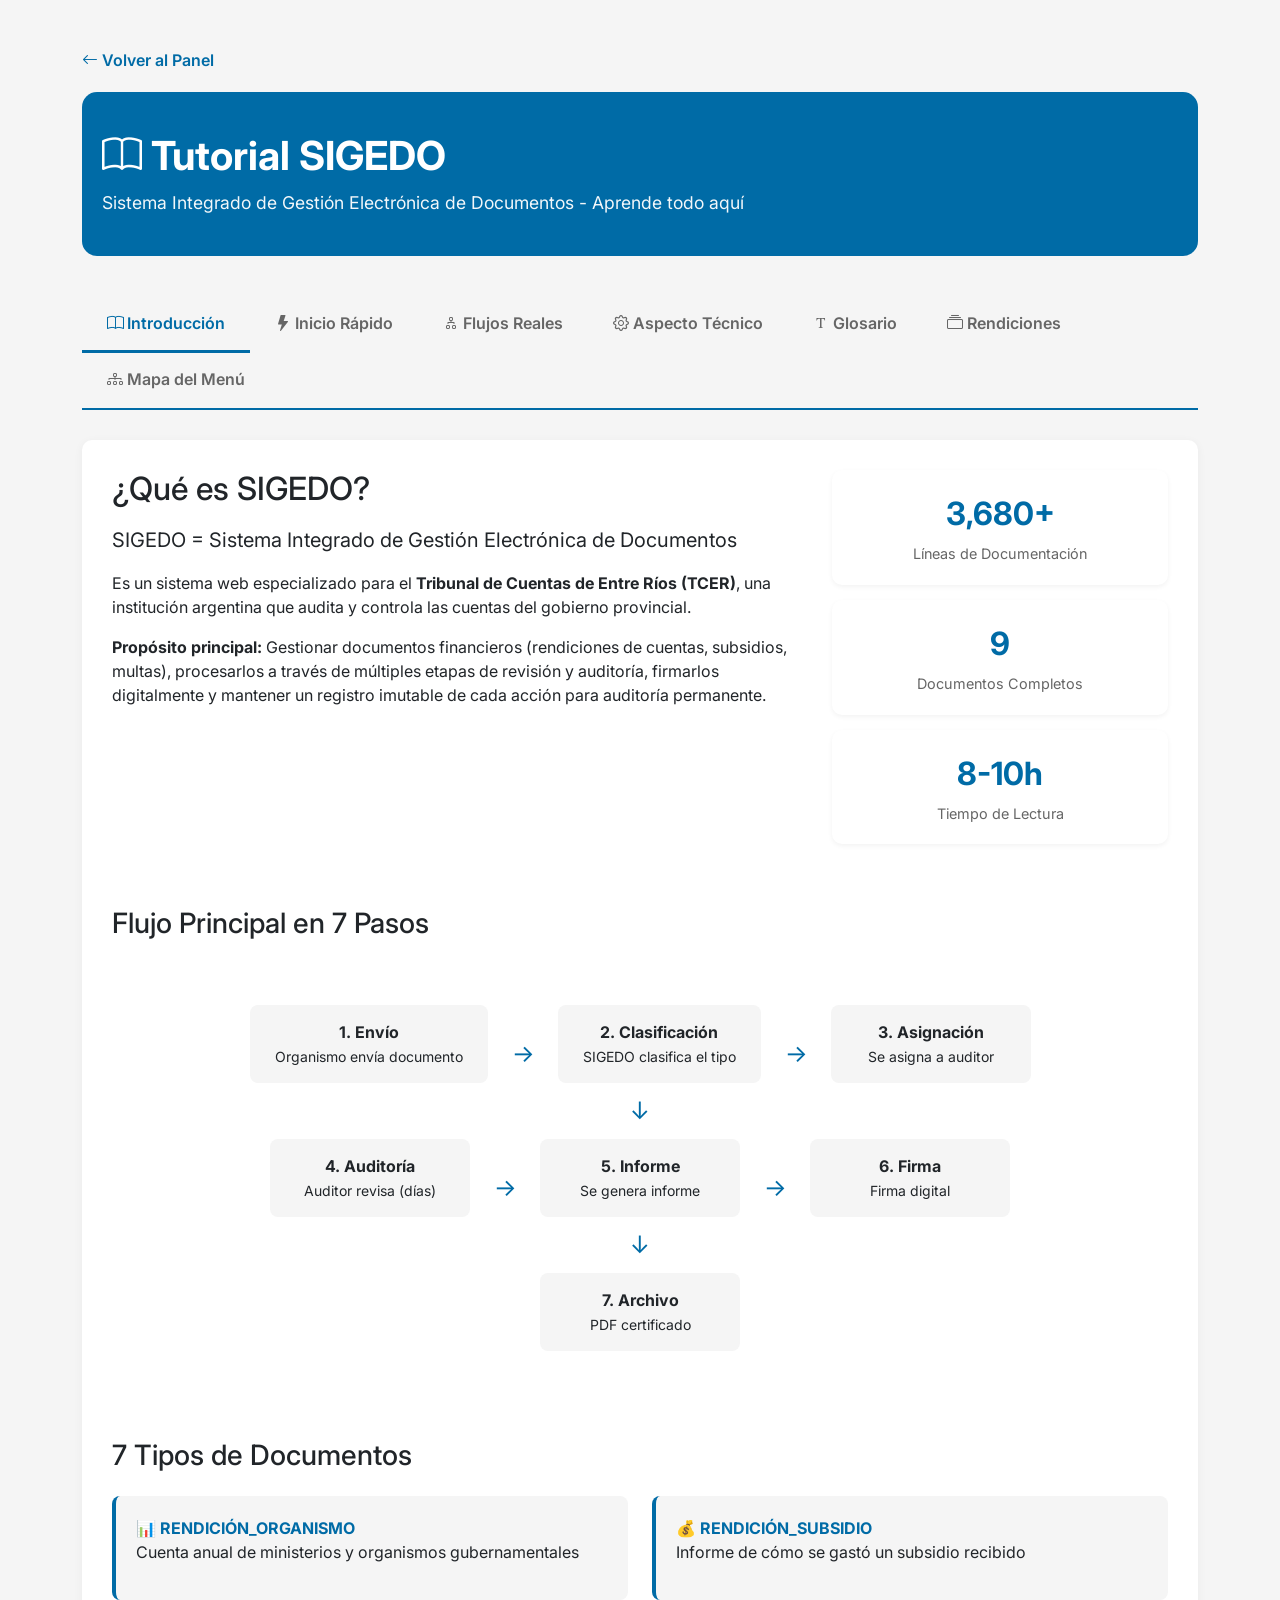
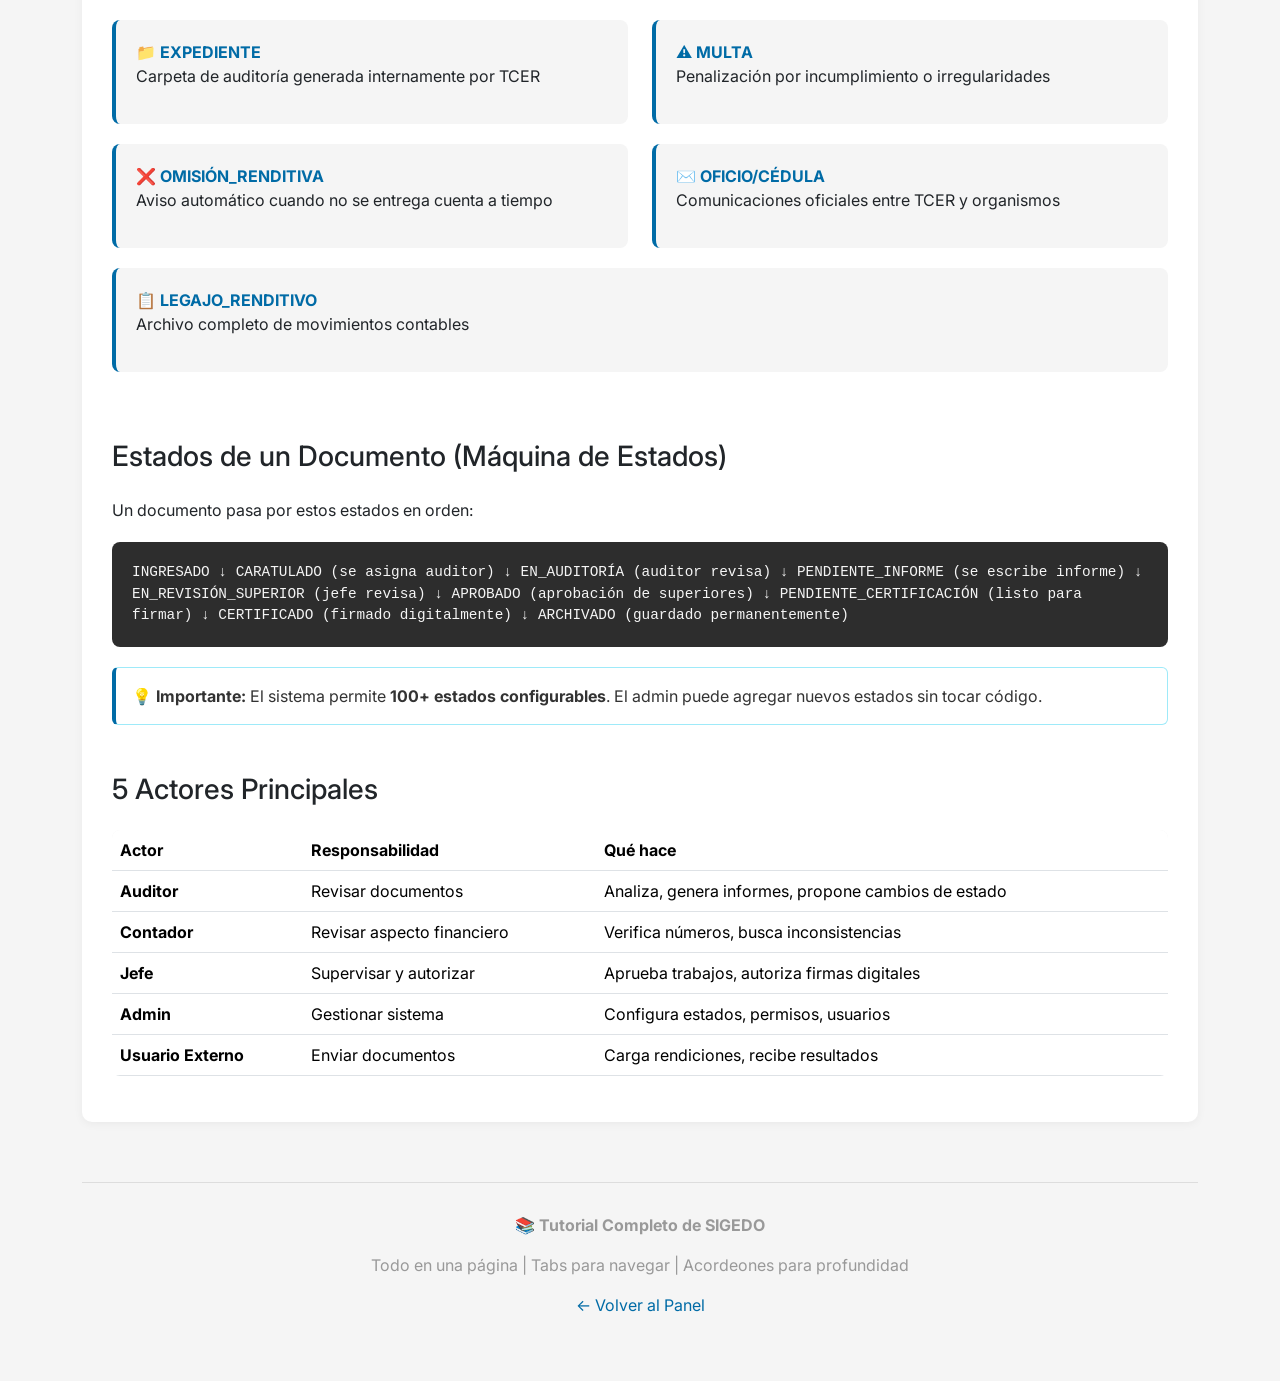
<file: sigedo.html>
<!DOCTYPE html>
<html lang="es">
<head>
    <meta charset="UTF-8">
    <meta name="viewport" content="width=device-width, initial-scale=1.0">
    <title>SIGEDO Tutorial - Sistema de Gestión Electrónica de Documentos</title>
    <link rel="icon" type="image/svg+xml" href="/favicon.svg">
    <link href="https://cdn.jsdelivr.net/npm/bootstrap@5.3.0/dist/css/bootstrap.min.css" rel="stylesheet">
    <link rel="stylesheet" href="https://cdn.jsdelivr.net/npm/bootstrap-icons@1.11.1/font/bootstrap-icons.css">
    <link href="https://fonts.googleapis.com/css2?family=Inter:wght@400;700&display=swap" rel="stylesheet">
    <style>
        body {
            font-family: 'Inter', sans-serif;
            background: #f5f5f5;
        }
        .header {
            background: #006BA6;
            color: white;
            padding: 40px 20px;
            margin-bottom: 40px;
            border-radius: 15px;
        }
        .header h1 { font-size: 2.5em; font-weight: bold; margin-bottom: 10px; }
        .header p { font-size: 1.1em; opacity: 0.95; margin: 0; }

        .nav-tabs {
            border-bottom: 2px solid #006BA6;
            margin-bottom: 30px;
        }
        .nav-tabs .nav-link {
            color: #666;
            border: none;
            border-bottom: 3px solid transparent;
            font-weight: 600;
            padding: 15px 25px;
        }
        .nav-tabs .nav-link:hover {
            color: #006BA6;
            border-bottom-color: #006BA6;
        }
        .nav-tabs .nav-link.active {
            color: #006BA6;
            border-bottom-color: #006BA6;
            background: transparent;
        }

        .tab-content {
            background: white;
            border-radius: 10px;
            padding: 30px;
            box-shadow: 0 2px 10px rgba(0,0,0,0.05);
        }

        .accordion-button {
            background-color: #f5f5f5;
            color: #333;
            font-weight: 600;
            border: none;
        }
        .accordion-button:not(.collapsed) {
            background-color: #006BA6;
            color: white;
            box-shadow: none;
        }
        .accordion-button:focus {
            border-color: #006BA6;
            box-shadow: 0 0 0 0.25rem rgba(155, 89, 182, 0.25);
        }
        .accordion-body {
            background: white;
            padding: 25px;
        }

        .feature-box {
            background: #f5f5f5;
            border-left: 4px solid #006BA6;
            padding: 20px;
            margin-bottom: 20px;
            border-radius: 8px;
        }
        .feature-box strong { color: #006BA6; }

        .code-block {
            background: #2d2d2d;
            color: #f5f5f5;
            padding: 20px;
            border-radius: 8px;
            overflow-x: auto;
            margin: 20px 0;
            font-family: 'Courier New', monospace;
            font-size: 0.9em;
            line-height: 1.5;
        }

        .flow-diagram {
            background: white;
            border-radius: 10px;
            padding: 30px;
            margin: 20px 0;
            text-align: center;
        }
        .flow-step {
            display: inline-block;
            background: #f5f5f5;
            padding: 15px 25px;
            border-radius: 8px;
            margin: 10px;
            min-width: 200px;
        }
        .flow-arrow {
            display: inline-block;
            color: #006BA6;
            margin: 0 10px;
            font-size: 1.5em;
        }

        .table-scroll {
            overflow-x: auto;
        }
        table {
            background: white;
            border-radius: 8px;
            overflow: hidden;
        }
        thead {
            background: #f5f5f5;
            color: #006BA6;
            font-weight: 600;
        }
        tbody tr:hover {
            background: #ffffff;
        }

        .breadcrumb-custom {
            background: transparent;
            padding: 0;
            margin-bottom: 30px;
        }

        .stat-box {
            background: white;
            border-radius: 10px;
            padding: 20px;
            text-align: center;
            margin-bottom: 15px;
            box-shadow: 0 2px 5px rgba(0,0,0,0.05);
        }
        .stat-box .number {
            font-size: 2em;
            font-weight: bold;
            color: #006BA6;
        }
        .stat-box .label {
            color: #666;
            font-size: 0.9em;
            margin-top: 5px;
        }

        .back-btn {
            display: inline-block;
            margin-bottom: 20px;
            color: #006BA6;
            text-decoration: none;
            font-weight: 600;
        }
        .back-btn:hover { text-decoration: underline; }

        .alert-info {
            background: #ffffff;
            border-left: 4px solid #006BA6;
            color: #333;
        }

        .topic-badge {
            display: inline-block;
            background: #006BA6;
            color: white;
            padding: 5px 12px;
            border-radius: 20px;
            font-size: 0.85em;
            margin: 3px;
        }

        /* ===== Badges de estado (tab Rendiciones) ===== */
        .status-badge {
            display: inline-block;
            padding: 4px 12px;
            border-radius: 20px;
            font-size: 0.78em;
            font-weight: 700;
            letter-spacing: 0.04em;
            white-space: nowrap;
            border: 1px solid transparent;
        }
        .status-pending  { background: #fff4e0; color: #9a5b00; border-color: #f0d5a8; }
        .status-reviewed { background: #e6f1f8; color: #005887; border-color: #b8d8ea; }
        .status-approved { background: #e4f5ee; color: #06694f; border-color: #b0e0cf; }

        /* ===== MAPA DEL MENÚ RENDICIONES ===== */
        .mapa-hero {
            background: linear-gradient(135deg, #f0f6fa 0%, #ffffff 100%);
            border: 1px solid #dbe7ef;
            border-left: 5px solid #006BA6;
            border-radius: 12px;
            padding: 28px 30px;
            margin-bottom: 35px;
        }
        .mapa-kicker {
            font-size: 0.72em;
            letter-spacing: 0.18em;
            text-transform: uppercase;
            color: #6b8494;
            font-weight: 700;
            margin-bottom: 10px;
        }
        .mapa-hero h3 { font-weight: 800; color: #123a52; margin-bottom: 12px; }
        .mapa-hero p  { color: #4a5b66; margin-bottom: 0; line-height: 1.75; }

        /* Navegación interna del mapa (pills) */
        .mapa-nav {
            position: sticky;
            top: 0;
            z-index: 20;
            background: rgba(255,255,255,0.97);
            backdrop-filter: blur(6px);
            border-bottom: 1px solid #e3ebf0;
            padding: 12px 0;
            margin-bottom: 30px;
            gap: 8px;
        }
        .mapa-nav .nav-link {
            color: #55707f;
            background: #f2f6f9;
            border: 1px solid #e0e9ef;
            border-radius: 30px;
            font-size: 0.88em;
            font-weight: 600;
            padding: 8px 16px;
            transition: all 0.18s ease;
        }
        .mapa-nav .nav-link:hover {
            background: #e2eef5;
            color: #006BA6;
            border-color: #b8d8ea;
        }
        .mapa-nav .nav-link.active {
            background: #006BA6;
            color: #fff;
            border-color: #006BA6;
            box-shadow: 0 3px 10px rgba(0,107,166,0.28);
        }

        /* Los paneles internos no repiten la caja blanca del tab padre */
        .mapa-paneles {
            background: transparent;
            padding: 0;
            box-shadow: none;
            border-radius: 0;
        }

        /* Cabecera de cada acceso */
        .mapa-route {
            display: inline-block;
            font-family: 'Courier New', monospace;
            font-size: 0.85em;
            color: #006BA6;
            background: #eef5f9;
            border: 1px solid #cfe3ee;
            border-radius: 6px;
            padding: 4px 12px;
            margin-bottom: 12px;
        }
        .mapa-titulo {
            font-size: 1.9em;
            font-weight: 800;
            color: #123a52;
            margin-bottom: 12px;
        }
        .mapa-lead {
            color: #4a5b66;
            line-height: 1.8;
            font-size: 1.02em;
            margin-bottom: 22px;
        }

        /* Roles */
        .roles-linea {
            display: flex;
            flex-wrap: wrap;
            align-items: center;
            gap: 8px;
            margin-bottom: 28px;
            padding: 14px 16px;
            background: #fafcfd;
            border: 1px dashed #d5e3ec;
            border-radius: 10px;
        }
        .roles-label {
            font-size: 0.7em;
            letter-spacing: 0.16em;
            text-transform: uppercase;
            color: #7a8f9c;
            font-weight: 700;
            margin-right: 4px;
        }
        .role-chip {
            font-family: 'Courier New', monospace;
            font-size: 0.8em;
            font-weight: 700;
            color: #2c4a5c;
            background: #fff;
            border: 1px solid #c9dbe6;
            border-radius: 5px;
            padding: 5px 11px;
        }
        .role-chip.externo { color: #06694f; border-color: #b0e0cf; background: #f2fbf7; }

        /* Encabezado de bloque dentro de una sección */
        .mapa-subtitulo {
            font-size: 0.75em;
            letter-spacing: 0.16em;
            text-transform: uppercase;
            color: #6b8494;
            font-weight: 700;
            padding-bottom: 8px;
            border-bottom: 2px solid #e3ebf0;
            margin: 35px 0 18px;
        }

        /* Tabla de capas */
        .tabla-capas {
            width: 100%;
            border-collapse: collapse;
            font-size: 0.92em;
            border-radius: 0;
        }
        .tabla-capas thead th {
            font-size: 0.7em;
            letter-spacing: 0.14em;
            text-transform: uppercase;
            color: #6b8494;
            background: #f6f9fb;
            font-weight: 700;
            padding: 12px 14px;
            border-bottom: 2px solid #dde8ee;
            text-align: left;
        }
        .tabla-capas td {
            padding: 16px 14px;
            border-bottom: 1px solid #eef3f6;
            vertical-align: top;
            line-height: 1.65;
        }
        .tabla-capas tbody tr:hover { background: #fafcfd; }
        .tabla-capas .col-capa  { width: 15%; min-width: 130px; }
        .tabla-capas .col-arch  { width: 52%; }
        .tabla-capas .col-nota  { width: 33%; color: #5c6d78; font-size: 0.95em; }

        /* Etiqueta de capa, con color propio por capa */
        .capa-tag {
            display: inline-block;
            font-size: 0.7em;
            letter-spacing: 0.1em;
            text-transform: uppercase;
            font-weight: 800;
            padding: 5px 10px;
            border-radius: 5px;
            border-left: 3px solid;
            white-space: nowrap;
        }
        .capa-web      { color: #005887; background: #eaf3f9; border-color: #006BA6; }
        .capa-apoyo    { color: #3d6c85; background: #f1f7fa; border-color: #7fb0cb; }
        .capa-servicio { color: #06694f; background: #eaf7f2; border-color: #0d8a6a; }
        .capa-dao      { color: #8a4f0d; background: #fdf3e8; border-color: #c1701a; }
        .capa-modelo   { color: #5b3785; background: #f4effa; border-color: #7b4fa8; }
        .capa-common   { color: #4a5560; background: #f2f4f6; border-color: #5a6570; }
        .capa-reportes { color: #8c1526; background: #fbecee; border-color: #A6192E; }

        /* Rutas y archivos monoespaciados */
        .ruta {
            font-family: 'Courier New', monospace;
            font-size: 0.9em;
            color: #7a8f9c;
            display: block;
            margin-bottom: 4px;
        }
        .arch {
            font-family: 'Courier New', monospace;
            font-size: 0.9em;
            color: #2c4a5c;
            display: block;
        }
        .arch.tenue { color: #8296a2; }
        .lineas {
            font-family: 'Courier New', monospace;
            font-size: 0.85em;
            color: #A6192E;
            background: #fbecee;
            border-radius: 4px;
            padding: 1px 7px;
            white-space: nowrap;
        }
        .mapa-seccion code {
            font-size: 0.88em;
            color: #005887;
            background: #eef5f9;
            border-radius: 4px;
            padding: 1px 6px;
        }

        /* Notas destacadas */
        .nota-clave {
            border-radius: 10px;
            padding: 20px 22px;
            margin: 28px 0;
            line-height: 1.75;
            font-size: 0.96em;
        }
        .nota-clave strong:first-child { display: block; margin-bottom: 6px; font-size: 1.05em; }
        .nota-info  { background: #eef5f9; border-left: 5px solid #006BA6; color: #2c4a5c; }
        .nota-alerta{ background: #fdf6e8; border-left: 5px solid #d69420; color: #6b4c10; }
        .nota-riesgo{ background: #fbecee; border-left: 5px solid #A6192E; color: #7a1a29; }

        /* Cadena / jerarquía numerada */
        .cadena { list-style: none; padding: 0; margin: 0 0 10px; counter-reset: paso; }
        .cadena li {
            position: relative;
            counter-increment: paso;
            padding: 14px 18px 14px 58px;
            margin-bottom: 10px;
            background: #fafcfd;
            border: 1px solid #e3ebf0;
            border-radius: 10px;
            line-height: 1.6;
            color: #3f5765;
        }
        .cadena li::before {
            content: counter(paso);
            position: absolute;
            left: 16px;
            top: 50%;
            transform: translateY(-50%);
            width: 28px;
            height: 28px;
            border-radius: 50%;
            background: #006BA6;
            color: #fff;
            font-size: 0.85em;
            font-weight: 700;
            display: flex;
            align-items: center;
            justify-content: center;
        }
        .cadena li strong { color: #123a52; font-family: 'Courier New', monospace; }

        /* Tarjetas de acceso (índice visual) */
        .acceso-card {
            display: block;
            height: 100%;
            background: #fff;
            border: 1px solid #e3ebf0;
            border-top: 3px solid #006BA6;
            border-radius: 10px;
            padding: 20px;
            text-decoration: none;
            transition: transform 0.18s ease, box-shadow 0.18s ease;
        }
        .acceso-card:hover {
            transform: translateY(-4px);
            box-shadow: 0 8px 20px rgba(0,107,166,0.12);
            text-decoration: none;
        }
        .acceso-card .nro {
            font-size: 0.72em;
            font-weight: 800;
            letter-spacing: 0.12em;
            color: #9db4c1;
        }
        .acceso-card .nombre { display: block; font-weight: 700; color: #123a52; margin: 6px 0; font-size: 1.05em; }
        .acceso-card .desc   { display: block; color: #61727e; font-size: 0.88em; line-height: 1.55; }
        .acceso-card .peso {
            display: block;
            margin-top: 12px;
            font-family: 'Courier New', monospace;
            font-size: 0.78em;
            color: #7a8f9c;
            overflow-wrap: anywhere;
        }
        .arch, .ruta { overflow-wrap: anywhere; }

        /* Checklist de registro */
        .registro-item {
            background: #fff;
            border: 1px solid #e3ebf0;
            border-left: 4px solid #0d8a6a;
            border-radius: 10px;
            padding: 18px 20px;
            margin-bottom: 14px;
            line-height: 1.7;
            color: #4a5b66;
        }
        .registro-item strong { color: #123a52; }

        /* Enlace cruzado entre tabs */
        .link-cruzado {
            display: inline-block;
            margin-top: 8px;
            font-size: 0.85em;
            font-weight: 600;
            color: #006BA6;
            text-decoration: none;
        }
        .link-cruzado:hover { text-decoration: underline; color: #005887; }

        @media (max-width: 768px) {
            .mapa-titulo { font-size: 1.45em; }
            .mapa-nav { padding: 10px 0; }
            .mapa-nav .nav-link { font-size: 0.8em; padding: 6px 12px; }
            .tabla-capas { font-size: 0.85em; }
            .tabla-capas td { padding: 12px 10px; }
        }
    </style>
</head>
<body>

<div class="container py-5">
    <a href="/" class="back-btn"><i class="bi bi-arrow-left"></i> Volver al Panel</a>

    <div class="header">
        <h1><i class="bi bi-book"></i> Tutorial SIGEDO</h1>
        <p>Sistema Integrado de Gestión Electrónica de Documentos - Aprende todo aquí</p>
    </div>

    <!-- Tabs de Navegación -->
    <ul class="nav nav-tabs" role="tablist">
        <li class="nav-item" role="presentation">
            <button class="nav-link active" id="intro-tab" data-bs-toggle="tab" data-bs-target="#intro" type="button" role="tab">
                <i class="bi bi-book"></i> Introducción
            </button>
        </li>
        <li class="nav-item" role="presentation">
            <button class="nav-link" id="inicio-tab" data-bs-toggle="tab" data-bs-target="#inicio" type="button" role="tab">
                <i class="bi bi-lightning-fill"></i> Inicio Rápido
            </button>
        </li>
        <li class="nav-item" role="presentation">
            <button class="nav-link" id="flujos-tab" data-bs-toggle="tab" data-bs-target="#flujos" type="button" role="tab">
                <i class="bi bi-diagram-2"></i> Flujos Reales
            </button>
        </li>
        <li class="nav-item" role="presentation">
            <button class="nav-link" id="tecnico-tab" data-bs-toggle="tab" data-bs-target="#tecnico" type="button" role="tab">
                <i class="bi bi-gear"></i> Aspecto Técnico
            </button>
        </li>
        <li class="nav-item" role="presentation">
            <button class="nav-link" id="glosario-tab" data-bs-toggle="tab" data-bs-target="#glosario" type="button" role="tab">
                <i class="bi bi-fonts"></i> Glosario
            </button>
        </li>
        <li class="nav-item" role="presentation">
            <button class="nav-link" id="dependencias-tab" data-bs-toggle="tab" data-bs-target="#dependencias" type="button" role="tab">
                <i class="bi bi-collection"></i> Rendiciones
            </button>
        </li>
        <li class="nav-item" role="presentation">
            <button class="nav-link" id="mapa-tab" data-bs-toggle="tab" data-bs-target="#mapa" type="button" role="tab">
                <i class="bi bi-diagram-3"></i> Mapa del Menú
            </button>
        </li>
    </ul>

    <div class="tab-content">
        <!-- TAB 1: INTRODUCCIÓN -->
        <div class="tab-pane fade show active" id="intro" role="tabpanel">
            <div class="row mb-5">
                <div class="col-lg-8">
                    <h2 class="mb-3">¿Qué es SIGEDO?</h2>
                    <p class="lead">
                        <strong>SIGEDO = Sistema Integrado de Gestión Electrónica de Documentos</strong>
                    </p>
                    <p>
                        Es un sistema web especializado para el <strong>Tribunal de Cuentas de Entre Ríos (TCER)</strong>,
                        una institución argentina que audita y controla las cuentas del gobierno provincial.
                    </p>
                    <p>
                        <strong>Propósito principal:</strong> Gestionar documentos financieros (rendiciones de cuentas, subsidios, multas),
                        procesarlos a través de múltiples etapas de revisión y auditoría, firmarlos digitalmente y mantener un registro
                        imutable de cada acción para auditoría permanente.
                    </p>
                </div>
                <div class="col-lg-4">
                    <div class="stat-box">
                        <div class="number">3,680+</div>
                        <div class="label">Líneas de Documentación</div>
                    </div>
                    <div class="stat-box">
                        <div class="number">9</div>
                        <div class="label">Documentos Completos</div>
                    </div>
                    <div class="stat-box">
                        <div class="number">8-10h</div>
                        <div class="label">Tiempo de Lectura</div>
                    </div>
                </div>
            </div>

            <h3 class="mt-5 mb-4">Flujo Principal en 7 Pasos</h3>
            <div class="flow-diagram">
                <div class="flow-step">
                    <strong>1. Envío</strong><br>
                    <small>Organismo envía documento</small>
                </div>
                <div class="flow-arrow">→</div>
                <div class="flow-step">
                    <strong>2. Clasificación</strong><br>
                    <small>SIGEDO clasifica el tipo</small>
                </div>
                <div class="flow-arrow">→</div>
                <div class="flow-step">
                    <strong>3. Asignación</strong><br>
                    <small>Se asigna a auditor</small>
                </div>
                <br>
                <div class="flow-arrow">↓</div>
                <br>
                <div class="flow-step">
                    <strong>4. Auditoría</strong><br>
                    <small>Auditor revisa (días)</small>
                </div>
                <div class="flow-arrow">→</div>
                <div class="flow-step">
                    <strong>5. Informe</strong><br>
                    <small>Se genera informe</small>
                </div>
                <div class="flow-arrow">→</div>
                <div class="flow-step">
                    <strong>6. Firma</strong><br>
                    <small>Firma digital</small>
                </div>
                <br>
                <div class="flow-arrow">↓</div>
                <br>
                <div class="flow-step">
                    <strong>7. Archivo</strong><br>
                    <small>PDF certificado</small>
                </div>
            </div>

            <h3 class="mt-5 mb-4">7 Tipos de Documentos</h3>
            <div class="row">
                <div class="col-md-6">
                    <div class="feature-box">
                        <strong>📊 RENDICIÓN_ORGANISMO</strong>
                        <p>Cuenta anual de ministerios y organismos gubernamentales</p>
                    </div>
                </div>
                <div class="col-md-6">
                    <div class="feature-box">
                        <strong>💰 RENDICIÓN_SUBSIDIO</strong>
                        <p>Informe de cómo se gastó un subsidio recibido</p>
                    </div>
                </div>
                <div class="col-md-6">
                    <div class="feature-box">
                        <strong>📁 EXPEDIENTE</strong>
                        <p>Carpeta de auditoría generada internamente por TCER</p>
                    </div>
                </div>
                <div class="col-md-6">
                    <div class="feature-box">
                        <strong>⚠️ MULTA</strong>
                        <p>Penalización por incumplimiento o irregularidades</p>
                    </div>
                </div>
                <div class="col-md-6">
                    <div class="feature-box">
                        <strong>❌ OMISIÓN_RENDITIVA</strong>
                        <p>Aviso automático cuando no se entrega cuenta a tiempo</p>
                    </div>
                </div>
                <div class="col-md-6">
                    <div class="feature-box">
                        <strong>✉️ OFICIO/CÉDULA</strong>
                        <p>Comunicaciones oficiales entre TCER y organismos</p>
                    </div>
                </div>
                <div class="col-md-12">
                    <div class="feature-box">
                        <strong>📋 LEGAJO_RENDITIVO</strong>
                        <p>Archivo completo de movimientos contables</p>
                    </div>
                </div>
            </div>

            <h3 class="mt-5 mb-4">Estados de un Documento (Máquina de Estados)</h3>
            <p>Un documento pasa por estos estados en orden:</p>
            <div class="code-block">
INGRESADO
    ↓
CARATULADO (se asigna auditor)
    ↓
EN_AUDITORÍA (auditor revisa)
    ↓
PENDIENTE_INFORME (se escribe informe)
    ↓
EN_REVISIÓN_SUPERIOR (jefe revisa)
    ↓
APROBADO (aprobación de superiores)
    ↓
PENDIENTE_CERTIFICACIÓN (listo para firmar)
    ↓
CERTIFICADO (firmado digitalmente)
    ↓
ARCHIVADO (guardado permanentemente)
            </div>
            <div class="alert alert-info">
                <strong>💡 Importante:</strong> El sistema permite <strong>100+ estados configurables</strong>.
                El admin puede agregar nuevos estados sin tocar código.
            </div>

            <h3 class="mt-5 mb-4">5 Actores Principales</h3>
            <div class="table-scroll">
                <table class="table table-hover">
                    <thead>
                        <tr>
                            <th>Actor</th>
                            <th>Responsabilidad</th>
                            <th>Qué hace</th>
                        </tr>
                    </thead>
                    <tbody>
                        <tr>
                            <td><strong>Auditor</strong></td>
                            <td>Revisar documentos</td>
                            <td>Analiza, genera informes, propone cambios de estado</td>
                        </tr>
                        <tr>
                            <td><strong>Contador</strong></td>
                            <td>Revisar aspecto financiero</td>
                            <td>Verifica números, busca inconsistencias</td>
                        </tr>
                        <tr>
                            <td><strong>Jefe</strong></td>
                            <td>Supervisar y autorizar</td>
                            <td>Aprueba trabajos, autoriza firmas digitales</td>
                        </tr>
                        <tr>
                            <td><strong>Admin</strong></td>
                            <td>Gestionar sistema</td>
                            <td>Configura estados, permisos, usuarios</td>
                        </tr>
                        <tr>
                            <td><strong>Usuario Externo</strong></td>
                            <td>Enviar documentos</td>
                            <td>Carga rendiciones, recibe resultados</td>
                        </tr>
                    </tbody>
                </table>
            </div>
        </div>

        <!-- TAB 2: INICIO RÁPIDO -->
        <div class="tab-pane fade" id="inicio" role="tabpanel">
            <h2 class="mb-4"><i class="bi bi-lightning-fill"></i> Guía Rápida: Iniciar SIGEDO Localmente</h2>
            <p class="lead mb-5">Cómo levantar SIGEDO después de volver de vacaciones y encender la PC.</p>

            <div class="accordion" id="inicioAccordion">
                <!-- PASO 1 -->
                <div class="accordion-item">
                    <h2 class="accordion-header">
                        <button class="accordion-button" type="button" data-bs-toggle="collapse" data-bs-target="#paso1">
                            <i class="bi bi-1-circle-fill me-2"></i> Prerequisitos
                        </button>
                    </h2>
                    <div id="paso1" class="accordion-collapse collapse show" data-bs-parent="#inicioAccordion">
                        <div class="accordion-body">
                            <p><strong>Asegúrate de tener instalado:</strong></p>
                            <div class="feature-box">
                                <strong>Java 11</strong>
                                <p>Verifica: <code>java -version</code></p>
                            </div>
                            <div class="feature-box">
                                <strong>Maven 3.6+</strong>
                                <p>Verifica: <code>mvn -version</code></p>
                            </div>
                            <div class="feature-box">
                                <strong>PostgreSQL</strong>
                                <p>Debe estar instalado en el sistema</p>
                            </div>
                            <div class="feature-box">
                                <strong>NetBeans (Opcional)</strong>
                                <p>Si prefieres usar IDE en lugar de terminal</p>
                            </div>
                        </div>
                    </div>
                </div>

                <!-- PASO 2 -->
                <div class="accordion-item">
                    <h2 class="accordion-header">
                        <button class="accordion-button collapsed" type="button" data-bs-toggle="collapse" data-bs-target="#paso2">
                            <i class="bi bi-2-circle-fill me-2"></i> Iniciar PostgreSQL
                        </button>
                    </h2>
                    <div id="paso2" class="accordion-collapse collapse" data-bs-parent="#inicioAccordion">
                        <div class="accordion-body">
                            <h5>Ver estado actual:</h5>
                            <div class="code-block">sudo systemctl status postgresql</div>

                            <h5 class="mt-3">Si no está corriendo, iniciarlo:</h5>
                            <div class="code-block">sudo systemctl start postgresql</div>

                            <h5 class="mt-3">Verificar que la base de datos existe:</h5>
                            <div class="code-block">psql -U postgres -l | grep sigedo</div>

                            <h5 class="mt-3">Si no existe, crearla:</h5>
                            <div class="code-block">createdb -U postgres sigedo</div>

                            <div class="alert alert-info mt-3">
                                <i class="bi bi-info-circle me-2"></i>
                                <strong>Tip:</strong> PostgreSQL debe estar corriendo ANTES de iniciar SIGEDO.
                                Si no, obtendrás errores de conexión.
                            </div>
                        </div>
                    </div>
                </div>

                <!-- PASO 3 -->
                <div class="accordion-item">
                    <h2 class="accordion-header">
                        <button class="accordion-button collapsed" type="button" data-bs-toggle="collapse" data-bs-target="#paso3">
                            <i class="bi bi-3-circle-fill me-2"></i> Configurar Propiedades
                        </button>
                    </h2>
                    <div id="paso3" class="accordion-collapse collapse" data-bs-parent="#inicioAccordion">
                        <div class="accordion-body">
                            <p>Crea estos dos archivos en <code>web/src/main/resources/</code>:</p>

                            <h5 class="mt-4"><strong>Archivo 1: jdbc.properties</strong></h5>
                            <div class="code-block">jdbc.driver=org.postgresql.Driver
jdbc.url=jdbc:postgresql://localhost:5432/sigedo
jdbc.user=postgres
jdbc.password=postgres
date.defaultFormat=dd/MM/yyyy</div>

                            <h5 class="mt-4"><strong>Archivo 2: environment.properties</strong></h5>
                            <div class="code-block">hibernate.dialect=org.hibernate.dialect.PostgreSQLDialect
omision.renditiva=01:00:00
omision.renditiva.diligenciables=02:00:00
omision.renditiva.estados=03:00:00
omision.renditiva.legajos=04:00:00
omision.renditiva.multas=05:00:00
omision.subsidios=06:00:00
alerta.chequeo=07:00:00
cambiar.estado.notificacion.electronica=08:00:00
chequear.usuarios=09:00:00
comision.servicio.generacion=10:00:00
geo.salida.particular=11:00:00
rendicionElectronica.chequeo=12:00:00
cargo.subsidio.siaf=13:00:00</div>

                            <div class="alert alert-warning mt-3">
                                <i class="bi bi-exclamation-triangle me-2"></i>
                                <strong>Importante:</strong> Los placeholders en <code>environment.properties</code> deben estar en formato <code>HH:mm:ss</code> (ej: 01:00:00, no 1:00 ni true).
                            </div>
                        </div>
                    </div>
                </div>

                <!-- PASO 4 -->
                <div class="accordion-item">
                    <h2 class="accordion-header">
                        <button class="accordion-button collapsed" type="button" data-bs-toggle="collapse" data-bs-target="#paso4">
                            <i class="bi bi-4-circle-fill me-2"></i> Compilar el Proyecto
                        </button>
                    </h2>
                    <div id="paso4" class="accordion-collapse collapse" data-bs-parent="#inicioAccordion">
                        <div class="accordion-body">
                            <p><strong>Desde la carpeta raíz del proyecto:</strong></p>
                            <div class="code-block">cd /home/pablog/git/sigedo
mvn clean install -DskipTests</div>

                            <p class="mt-3"><strong>¿Qué hace este comando?</strong></p>
                            <ul class="mt-2">
                                <li><code>clean</code>: Limpia construcciones anteriores</li>
                                <li><code>install</code>: Compila el proyecto</li>
                                <li><code>-DskipTests</code>: Omite tests para ahorrar tiempo</li>
                            </ul>

                            <div class="alert alert-info mt-3">
                                <i class="bi bi-info-circle me-2"></i>
                                <strong>Tiempo:</strong> La primera compilación tarda 3-5 minutos.
                                Las siguientes son más rápidas.
                            </div>
                        </div>
                    </div>
                </div>

                <!-- PASO 5 -->
                <div class="accordion-item">
                    <h2 class="accordion-header">
                        <button class="accordion-button collapsed" type="button" data-bs-toggle="collapse" data-bs-target="#paso5">
                            <i class="bi bi-5-circle-fill me-2"></i> Ejecutar Jetty
                        </button>
                    </h2>
                    <div id="paso5" class="accordion-collapse collapse" data-bs-parent="#inicioAccordion">
                        <div class="accordion-body">
                            <p><strong>Ejecutar Jetty en el puerto 8090:</strong></p>
                            <div class="code-block">mvn jetty:run -pl web</div>

                            <h5 class="mt-4">Esperar hasta ver en consola:</h5>
                            <div class="code-block">[INFO] Started ServerConnector@...{HTTP/1.1, (http/1.1)}{0.0.0.0:8090}
[INFO] Started Jetty Server</div>

                            <h5 class="mt-4">Para detener:</h5>
                            <div class="code-block">Ctrl+C</div>

                            <div class="alert alert-success mt-3">
                                <i class="bi bi-check-circle me-2"></i>
                                <strong>✅ Listo:</strong> El servidor está corriendo
                            </div>
                        </div>
                    </div>
                </div>

                <!-- PASO 6 -->
                <div class="accordion-item">
                    <h2 class="accordion-header">
                        <button class="accordion-button collapsed" type="button" data-bs-toggle="collapse" data-bs-target="#paso6">
                            <i class="bi bi-6-circle-fill me-2"></i> Acceder a la Aplicación
                        </button>
                    </h2>
                    <div id="paso6" class="accordion-collapse collapse" data-bs-parent="#inicioAccordion">
                        <div class="accordion-body">
                            <p><strong>Abre en el navegador:</strong></p>
                            <div class="code-block" style="text-align: center; padding: 30px;">
                                <a href="http://localhost:8090/tcer/" target="_blank" style="color: #f5f5f5; text-decoration: none; font-size: 1.2em;">
                                    http://localhost:8090/tcer/
                                </a>
                            </div>

                            <div class="alert alert-info mt-3">
                                <i class="bi bi-info-circle me-2"></i>
                                <strong>Nota:</strong> Reemplaza <code>localhost</code> por tu IP si accedes desde otra PC.
                            </div>
                        </div>
                    </div>
                </div>

                <!-- DESDE NETBEANS -->
                <div class="accordion-item">
                    <h2 class="accordion-header">
                        <button class="accordion-button collapsed" type="button" data-bs-toggle="collapse" data-bs-target="#netbeans">
                            <i class="bi bi-terminal-fill me-2"></i> Desde NetBeans (Método Alternativo)
                        </button>
                    </h2>
                    <div id="netbeans" class="accordion-collapse collapse" data-bs-parent="#inicioAccordion">
                        <div class="accordion-body">
                            <div class="feature-box">
                                <strong>Paso 1: Abre el proyecto</strong>
                                <p>File → Open Project<br>
                                   Selecciona la carpeta raíz de sigedo</p>
                            </div>

                            <div class="feature-box mt-3">
                                <strong>Paso 2: Realiza pasos 2-3</strong>
                                <p>PostgreSQL debe estar corriendo<br>
                                   Configura jdbc.properties y environment.properties</p>
                            </div>

                            <div class="feature-box mt-3">
                                <strong>Paso 3: Clic derecho en "web"</strong>
                                <p>Run Maven → Goals</p>
                            </div>

                            <div class="feature-box mt-3">
                                <strong>Paso 4: Escribe en el campo</strong>
                                <p><code>jetty:run</code></p>
                            </div>

                            <div class="feature-box mt-3">
                                <strong>Paso 5: Click en "Execute"</strong>
                                <p>NetBeans ejecuta Jetty en la consola</p>
                            </div>

                            <div class="alert alert-success mt-4">
                                <i class="bi bi-check-circle me-2"></i>
                                Cuando veas "[INFO] Started Jetty Server", abre
                                <a href="http://localhost:8090/tcer/" target="_blank" style="color: #006BA6;">
                                    http://localhost:8090/tcer/
                                </a>
                            </div>
                        </div>
                    </div>
                </div>

                <!-- TROUBLESHOOTING -->
                <div class="accordion-item">
                    <h2 class="accordion-header">
                        <button class="accordion-button collapsed" type="button" data-bs-toggle="collapse" data-bs-target="#troubleshooting">
                            <i class="bi bi-bug me-2"></i> Troubleshooting
                        </button>
                    </h2>
                    <div id="troubleshooting" class="accordion-collapse collapse" data-bs-parent="#inicioAccordion">
                        <div class="accordion-body">
                            <h5 class="mt-3"><strong style="color: #A6192E;">❌ Error: "Puerto 8090 en uso"</strong></h5>
                            <p>Significa que otro proceso está usando el puerto.</p>
                            <div class="code-block">netstat -tulpn | grep 8090</div>
                            <p class="mt-2"><strong>Solución 1:</strong> Cambia el puerto en <code>web/pom.xml</code></p>
                            <div class="code-block">&lt;port&gt;9999&lt;/port&gt;  (cambiar a otro número)</div>
                            <p><strong>Solución 2:</strong> Mata el proceso que usa el puerto</p>
                            <div class="code-block">lsof -i :8090  # ver qué proceso
kill -9 &lt;PID&gt;</div>

                            <h5 class="mt-5"><strong style="color: #A6192E;">❌ Error: "BUILD FAILURE"</strong></h5>
                            <p><strong>Verificaciones:</strong></p>
                            <ul>
                                <li>Java 11: <code>java -version</code> (debe ser 11.x.x)</li>
                                <li>Maven: <code>mvn -version</code></li>
                                <li>PostgreSQL corriendo: <code>sudo systemctl status postgresql</code></li>
                            </ul>
                            <p class="mt-2"><strong>Solución:</strong> Limpia e intenta de nuevo</p>
                            <div class="code-block">mvn clean install -DskipTests</div>

                            <h5 class="mt-5"><strong style="color: #A6192E;">❌ Error: "Unable to create a Configuration, because no Jakarta Bean Validation provider"</strong></h5>
                            <p><strong>Causa:</strong> Falta dependencia de Hibernate Validator</p>
                            <p><strong>Solución:</strong> Ejecuta nuevamente</p>
                            <div class="code-block">mvn clean install -DskipTests</div>

                            <h5 class="mt-5"><strong style="color: #A6192E;">❌ La app levanta pero no funciona / Error 503</strong></h5>
                            <p><strong>Causa principal:</strong> PostgreSQL no está corriendo o faltan configuraciones</p>
                            <div class="code-block">psql -U postgres -c "SELECT 1"</div>
                            <p class="mt-2"><strong>Si falla, reinicia PostgreSQL:</strong></p>
                            <div class="code-block">sudo systemctl restart postgresql</div>

                            <h5 class="mt-5"><strong style="color: #A6192E;">❌ Error: "Conexión a BD rechazada"</strong></h5>
                            <p><strong>Verificar credenciales en jdbc.properties:</strong></p>
                            <div class="code-block">jdbc.url=jdbc:postgresql://localhost:5432/sigedo
jdbc.user=postgres
jdbc.password=postgres</div>
                            <p class="mt-2"><strong>Prueba conectar directamente:</strong></p>
                            <div class="code-block">psql -U postgres -d sigedo -c "SELECT 1"</div>
                        </div>
                    </div>
                </div>

                <!-- CHECKLIST -->
                <div class="accordion-item">
                    <h2 class="accordion-header">
                        <button class="accordion-button collapsed" type="button" data-bs-toggle="collapse" data-bs-target="#checklist">
                            <i class="bi bi-check2-all me-2"></i> Checklist Final
                        </button>
                    </h2>
                    <div id="checklist" class="accordion-collapse collapse" data-bs-parent="#inicioAccordion">
                        <div class="accordion-body">
                            <div style="background: white; padding: 20px; border-radius: 8px;">
                                <div class="form-check mb-3">
                                    <input class="form-check-input" type="checkbox" id="check1">
                                    <label class="form-check-label" for="check1">
                                        Java 11 instalado: <code>java -version</code>
                                    </label>
                                </div>
                                <div class="form-check mb-3">
                                    <input class="form-check-input" type="checkbox" id="check2">
                                    <label class="form-check-label" for="check2">
                                        Maven instalado: <code>mvn -version</code>
                                    </label>
                                </div>
                                <div class="form-check mb-3">
                                    <input class="form-check-input" type="checkbox" id="check3">
                                    <label class="form-check-label" for="check3">
                                        PostgreSQL corriendo: <code>sudo systemctl status postgresql</code>
                                    </label>
                                </div>
                                <div class="form-check mb-3">
                                    <input class="form-check-input" type="checkbox" id="check4">
                                    <label class="form-check-label" for="check4">
                                        BD "sigedo" existe: <code>psql -U postgres -l</code>
                                    </label>
                                </div>
                                <div class="form-check mb-3">
                                    <input class="form-check-input" type="checkbox" id="check5">
                                    <label class="form-check-label" for="check5">
                                        Archivos <code>jdbc.properties</code> y <code>environment.properties</code> creados
                                    </label>
                                </div>
                                <div class="form-check mb-3">
                                    <input class="form-check-input" type="checkbox" id="check6">
                                    <label class="form-check-label" for="check6">
                                        Compilación exitosa: <code>mvn clean install</code>
                                    </label>
                                </div>
                                <div class="form-check">
                                    <input class="form-check-input" type="checkbox" id="check7">
                                    <label class="form-check-label" for="check7">
                                        Jetty corriendo: <code>mvn jetty:run -pl web</code>
                                    </label>
                                </div>
                            </div>

                            <div class="alert alert-success mt-4">
                                <i class="bi bi-check-circle me-2"></i>
                                <strong>Si marcaste todo:</strong> ¡SIGEDO está listo en <a href="http://localhost:8090/tcer/" target="_blank">http://localhost:8090/tcer/</a>!
                            </div>
                        </div>
                    </div>
                </div>
            </div>

            <div class="alert alert-info mt-5">
                <i class="bi bi-lightbulb me-2"></i>
                <strong>Truco de Productividad:</strong> Guarda este checklist en una nota de tu PC.
                Cada vez que vuelvas, tarda 5 minutos seguir estos pasos.
            </div>
        </div>

        <!-- TAB 3: FLUJOS REALES -->
        <div class="tab-pane fade" id="flujos" role="tabpanel">
            <h2 class="mb-4">Casos de Uso y Flujos Reales</h2>

            <div class="accordion" id="flujoAccordion">
                <!-- FLUJO 1 -->
                <div class="accordion-item">
                    <h2 class="accordion-header">
                        <button class="accordion-button" type="button" data-bs-toggle="collapse" data-bs-target="#flujo1">
                            <i class="bi bi-1-circle-fill me-2"></i> Flujo 1: Ingreso de Documento
                        </button>
                    </h2>
                    <div id="flujo1" class="accordion-collapse collapse" data-bs-parent="#flujoAccordion">
                        <div class="accordion-body">
                            <p><strong>Escenario:</strong> Un ministerio envía su Rendición Anual 2024</p>

                            <h5 class="mt-4">Paso a Paso:</h5>

                            <div class="feature-box">
                                <strong>1. Usuario llena formulario web</strong>
                                <p>- Tipo: RENDICION_ORGANISMO<br>
                                   - Título: "Rendición Anual Ministerio Educación 2024"<br>
                                   - Monto: $1,500,000.00<br>
                                   - Archivo PDF adjunto</p>
                            </div>

                            <div class="feature-box">
                                <strong>2. SIGEDO valida datos</strong>
                                <p>✓ Título no vacío<br>
                                   ✓ Monto positivo<br>
                                   ✓ Tipo válido<br>
                                   ✓ Usuario tiene permiso</p>
                            </div>

                            <div class="feature-box">
                                <strong>3. Se crea documento con estado INGRESADO</strong>
                                <p>- Se guarda en base de datos<br>
                                   - Se obtiene ID = 1001<br>
                                   - Se registra quién, cuándo, desde dónde</p>
                            </div>

                            <div class="feature-box">
                                <strong>4. Sistema busca auditor disponible</strong>
                                <p>- Encuentra "Juan García" con menos carga<br>
                                   - Asigna documento a Juan<br>
                                   - Estado → CARATULADO</p>
                            </div>

                            <div class="feature-box">
                                <strong>5. Notificación enviada</strong>
                                <p>- Email a Juan: "Tienes documento asignado"<br>
                                   - Sistema registra acción en auditoría</p>
                            </div>

                            <h5 class="mt-4">Código (Concepto)</h5>
                            <div class="code-block">
ServicioDocumento.crearDocumento(dto)
  ├─ Validar datos
  ├─ Crear objeto Documento
  ├─ Guardar en BD via DocumentoDAO
  ├─ Registrar en ACTUACION
  ├─ Buscar auditor disponible
  ├─ Asignar auditor
  ├─ Cambiar estado a CARATULADO
  └─ Enviar notificaciones
                            </div>
                        </div>
                    </div>
                </div>

                <!-- FLUJO 2 -->
                <div class="accordion-item">
                    <h2 class="accordion-header">
                        <button class="accordion-button collapsed" type="button" data-bs-toggle="collapse" data-bs-target="#flujo2">
                            <i class="bi bi-2-circle-fill me-2"></i> Flujo 2: Auditoría Completa (Día a Día)
                        </button>
                    </h2>
                    <div id="flujo2" class="accordion-collapse collapse" data-bs-parent="#flujoAccordion">
                        <div class="accordion-body">
                            <p><strong>Escenario:</strong> Juan (auditor) recibe documento y lo audita durante 5 días</p>

                            <div class="feature-box">
                                <strong>📅 DÍA 1 - Mañana: Documento Llega</strong>
                                <p>✓ SIGEDO busca auditores disponibles<br>
                                   ✓ Asigna a Juan<br>
                                   ✓ Cambia estado: INGRESADO → CARATULADO<br>
                                   ✓ Envía email a Juan</p>
                            </div>

                            <div class="feature-box">
                                <strong>📅 DÍA 2-3: Juan Revisa Documentación</strong>
                                <p>✓ Abre el documento en SIGEDO<br>
                                   ✓ Ve historial de acciones<br>
                                   ✓ Descarga archivos adjuntos<br>
                                   ✓ Verifica: ¿Están completos los anexos?<br>
                                   ✓ Si falta algo: Cambia a PENDIENTE_DOCUMENTACIÓN<br>
                                   ✓ Escribe nota: "Falta comprobante del 15/3"<br>
                                   ✓ Organismo carga documento faltante<br>
                                   ✓ Juan verifica: Cambia a DOCUMENTACIÓN_COMPLETA</p>
                            </div>

                            <div class="feature-box">
                                <strong>📅 DÍA 4-5: Auditoría Profunda</strong>
                                <p>✓ Juan hace análisis técnico<br>
                                   ✓ Revisa que dinero no se haya desviado<br>
                                   ✓ Busca inconsistencias<br>
                                   ✓ Genera Informe de Auditor con:<br>
                                   &nbsp;&nbsp; - Conclusión: "Conforme con observaciones"<br>
                                   &nbsp;&nbsp; - Observación: "Gasto $50k en capacitación no autorizado"<br>
                                   &nbsp;&nbsp; - Recomendación: "Implementar pre-aprobación"<br>
                                   ✓ Cambia estado: INFORME_GENERADO</p>
                            </div>

                            <div class="feature-box">
                                <strong>📅 DÍA 6: Jefe Revisa</strong>
                                <p>✓ Carlos (jefe) abre página de revisor<br>
                                   ✓ Lee informe de Juan<br>
                                   ✓ Hace clic: APROBAR<br>
                                   ✓ Estado: REVISADO_SUPERIOR</p>
                            </div>

                            <div class="feature-box">
                                <strong>📅 DÍA 7: Sistema Solicita Firma</strong>
                                <p>✓ Documento llega a PENDIENTE_CERTIFICACIÓN<br>
                                   ✓ Sistema solicita firma digital a Carlos<br>
                                   ✓ Carlos abre app de firma<br>
                                   ✓ Ingresa contraseña<br>
                                   ✓ Se firma el PDF<br>
                                   ✓ Sistema registra: "Firmado 07/07/2024 14:30"<br>
                                   ✓ Estado: CERTIFICADO<br>
                                   ✓ Organismo recibe notificación: "Aprobado ✅"</p>
                            </div>

                            <h5 class="mt-4">En Cualquier Momento:</h5>
                            <p>✓ Cualquiera puede ver el <strong>historial completo</strong>
                                <br>✓ Quién hizo qué, cuándo, por qué
                                <br>✓ Si necesita correcciones → auditor puede volver atrás
                                <br>✓ TODO queda registrado para auditoría</p>
                        </div>
                    </div>
                </div>

                <!-- FLUJO 3 -->
                <div class="accordion-item">
                    <h2 class="accordion-header">
                        <button class="accordion-button collapsed" type="button" data-bs-toggle="collapse" data-bs-target="#flujo3">
                            <i class="bi bi-3-circle-fill me-2"></i> Flujo 3: Cambio de Estado con Validaciones
                        </button>
                    </h2>
                    <div id="flujo3" class="accordion-collapse collapse" data-bs-parent="#flujoAccordion">
                        <div class="accordion-body">
                            <p><strong>Concepto:</strong> No todos los cambios de estado son permitidos</p>

                            <h5 class="mt-3">Estados Válidos por Tipo de Documento:</h5>
                            <div class="code-block">
RENDICION_ORGANISMO:
  INGRESADO → CARATULADO ✅
  CARATULADO → EN_AUDITORIA ✅
  EN_AUDITORIA → PENDIENTE_INFORME ✅
  EN_AUDITORIA → PENDIENTE_CORRECCIONES ✅
  EN_AUDITORIA → CERTIFICADO ❌ (requiere jefe)
  CERTIFICADO → INGRESADO ❌ (no permitido)

EXPEDIENTE:
  INGRESADO → CARATULADO ✅
  CARATULADO → CERTIFICADO ❌ (requiere auditoría)
                            </div>

                            <h5 class="mt-4">Cómo Se Valida:</h5>
                            <div class="feature-box">
                                <strong>Paso 1: Consultar tabla de configuración</strong>
                                <p>SELECT * FROM CONFIGURACION_CLASIFICACION_ESTADO_DOCUMENTO<br>
                                   WHERE tipo_documento = 'RENDICION_ORGANISMO'<br>
                                   AND estado_origen = 'EN_AUDITORIA'<br>
                                   AND estado_destino = 'CERTIFICADO'</p>
                            </div>

                            <div class="feature-box">
                                <strong>Paso 2: Verificar permisos del usuario</strong>
                                <p>¿Usuario tiene rol AUDITOR? ✓<br>
                                   ¿Puede cambiar a este estado? Depende de config...</p>
                            </div>

                            <div class="feature-box">
                                <strong>Paso 3: Si todo es válido → cambiar estado</strong>
                                <p>✓ Actualizar tabla DOCUMENTO<br>
                                   ✓ Registrar acción en ACTUACION<br>
                                   ✓ Ejecutar acciones side-effects (notificaciones, etc.)</p>
                            </div>

                            <div class="alert alert-info mt-4">
                                <strong>🎯 Ventaja:</strong> El admin puede cambiar las reglas <strong>sin tocar código</strong>.
                                Solo edita la tabla de configuración.
                            </div>
                        </div>
                    </div>
                </div>

                <!-- FLUJO 4 -->
                <div class="accordion-item">
                    <h2 class="accordion-header">
                        <button class="accordion-button collapsed" type="button" data-bs-toggle="collapse" data-bs-target="#flujo4">
                            <i class="bi bi-4-circle-fill me-2"></i> Flujo 4: Firma Digital (ProcesoLento)
                        </button>
                    </h2>
                    <div id="flujo4" class="accordion-collapse collapse" data-bs-parent="#flujoAccordion">
                        <div class="accordion-body">
                            <h5>Problema Inicial:</h5>
                            <div class="feature-box" style="border-left-color: #A6192E; background: #f5f5f5;">
                                <strong style="color: #A6192E;">⚠️ Si preguntas cada 100ms: "¿Hay firmas nuevas?"</strong>
                                <p>= 36,000 requests por hora<br>
                                   = Servidor muy lento<br>
                                   = Base de datos saturada</p>
                            </div>

                            <h5 class="mt-4">Solución: ProcesoLento (Espera Inteligente)</h5>
                            <div class="code-block">
Paso 1: Documento llega a PENDIENTE_CERTIFICACION
Paso 2: Sistema espera 120 segundos
Paso 3: (Una sola vez) Verifica: "¿Hay firmas pendientes?"
Paso 4: Si NO → Espera otros 120 segundos
        Si SÍ → Notifica al jefe
Paso 5: Jefe firma digitalmente
Paso 6: Sistema registra firma:
        - Quién: Carlos García
        - Cuándo: 2024-07-08 14:30:15
        - Con qué: Certificado Digital XYZ
        - Resultado: PDF oficial generado
Paso 7: Estado → CERTIFICADO
Paso 8: Organismo recibe notificación
                            </div>

                            <div class="alert alert-success mt-4">
                                <strong>✅ Resultado:</strong> 120 segundos × 8 horas = 240 requests/día (en lugar de 288,000)
                            </div>
                        </div>
                    </div>
                </div>

                <!-- FLUJO 5 -->
                <div class="accordion-item">
                    <h2 class="accordion-header">
                        <button class="accordion-button collapsed" type="button" data-bs-toggle="collapse" data-bs-target="#flujo5">
                            <i class="bi bi-5-circle-fill me-2"></i> Flujo 5: Generación de Reportes
                        </button>
                    </h2>
                    <div id="flujo5" class="accordion-collapse collapse" data-bs-parent="#flujoAccordion">
                        <div class="accordion-body">
                            <p><strong>Ejemplo:</strong> Jefe quiere ver "Estado por Auditor"</p>

                            <h5>Lo que ve el Jefe:</h5>
                            <div class="code-block">
Auditor          | Asignados | En Auditoría | Completados | Demora Prom
─────────────────┼───────────┼──────────────┼─────────────┼────────────
Juan García      |    15     |      8       |      5      |   5.3 días
María López      |    12     |      6       |      4      |   4.8 días
Carlos Martínez  |    10     |      5       |      3      |   6.2 días
                            </div>

                            <h5 class="mt-4">SQL que corre detrás:</h5>
                            <div class="code-block">
SELECT
    u.nombre,
    COUNT(d.id) AS documentos_asignados,
    COUNT(CASE WHEN d.estado = 'EN_AUDITORIA' THEN 1 END)
        AS en_auditoria,
    COUNT(CASE WHEN d.estado = 'CERTIFICADO' THEN 1 END)
        AS completados,
    ROUND(AVG(EXTRACT(DAY FROM NOW() - d.fecha_ingreso)), 1)
        AS demora_promedio
FROM DOCUMENTO d
JOIN USUARIO u ON d.auditor_id = u.id
WHERE d.auditor_id IS NOT NULL
GROUP BY u.id, u.nombre
ORDER BY demora_promedio DESC
                            </div>

                            <h5 class="mt-4">Opciones:</h5>
                            <p>✓ Ver en tabla HTML<br>
                               ✓ Descargar como PDF<br>
                               ✓ Exportar como Excel<br>
                               ✓ Gráficos interactivos</p>
                        </div>
                    </div>
                </div>

                <!-- FLUJO 6 -->
                <div class="accordion-item">
                    <h2 class="accordion-header">
                        <button class="accordion-button collapsed" type="button" data-bs-toggle="collapse" data-bs-target="#flujo6">
                            <i class="bi bi-6-circle-fill me-2"></i> Flujo 6: Gestión de Permisos (RBAC)
                        </button>
                    </h2>
                    <div id="flujo6" class="accordion-collapse collapse" data-bs-parent="#flujoAccordion">
                        <div class="accordion-body">
                            <p><strong>Concepto:</strong> RBAC = Role-Based Access Control (Control basado en roles)</p>

                            <h5>Permisos por Rol:</h5>
                            <div class="table-scroll">
                                <table class="table table-sm">
                                    <thead>
                                        <tr>
                                            <th>Acción</th>
                                            <th>Auditor</th>
                                            <th>Jefe</th>
                                            <th>Admin</th>
                                            <th>Ext.</th>
                                        </tr>
                                    </thead>
                                    <tbody>
                                        <tr>
                                            <td>Ver sus documentos</td>
                                            <td>✅</td>
                                            <td>✅</td>
                                            <td>✅</td>
                                            <td>✅</td>
                                        </tr>
                                        <tr>
                                            <td>Ver documentos dependencia</td>
                                            <td>❌</td>
                                            <td>✅</td>
                                            <td>✅</td>
                                            <td>❌</td>
                                        </tr>
                                        <tr>
                                            <td>Cambiar estado</td>
                                            <td>✅</td>
                                            <td>✅</td>
                                            <td>✅</td>
                                            <td>❌</td>
                                        </tr>
                                        <tr>
                                            <td>Firmar documento</td>
                                            <td>❌</td>
                                            <td>✅</td>
                                            <td>✅</td>
                                            <td>❌</td>
                                        </tr>
                                        <tr>
                                            <td>Configurar estados</td>
                                            <td>❌</td>
                                            <td>❌</td>
                                            <td>✅</td>
                                            <td>❌</td>
                                        </tr>
                                    </tbody>
                                </table>
                            </div>

                            <h5 class="mt-4">Cómo Se Valida:</h5>
                            <div class="code-block">
Usuario intenta: cambiarEstado(docId, nuevoEstado)

1. Verificar: ¿Usuario está autenticado?
2. Verificar: ¿Usuario puede leer este documento?
   - Si AUDITOR: ¿Es el auditor asignado?
   - Si JEFE: ¿Es de su dependencia?
   - Si ADMIN: Siempre OK
3. Verificar: ¿Usuario puede cambiar estado?
   - Solo AUDITOR y JEFE
4. Verificar: ¿La transición es válida?
   - Según tabla de configuración
5. Si TODO OK → Ejecutar operación
6. Si FALLA → Lanzar PermisoDenegadoException
                            </div>
                        </div>
                    </div>
                </div>
            </div>
        </div>

        <!-- TAB 4: ASPECTO TÉCNICO -->
        <div class="tab-pane fade" id="tecnico" role="tabpanel">
            <h2 class="mb-4">Aspecto Técnico (Arquitectura)</h2>

            <h3 class="mt-4 mb-3">Arquitectura de 4 Capas</h3>
            <div class="code-block">
┌─────────────────────────────────────────┐
│ CAPA 1: PRESENTACIÓN (Web)              │
│ - Navegador HTML/CSS/JS                 │
│ - Páginas Wicket                        │
│ - APIs REST                             │
├─────────────────────────────────────────┤
│ CAPA 2: APLICACIÓN (Lógica Negocio)    │
│ - Servicios (ServicioXXX)               │
│ - Validaciones                          │
│ - Orquestación                          │
├─────────────────────────────────────────┤
│ CAPA 3: PERSISTENCIA (Acceso a Datos)   │
│ - DAOs (Data Access Objects)            │
│ - Queries SQL/Hibernate                 │
│ - Transacciones                         │
├─────────────────────────────────────────┤
│ CAPA 4: BASE DE DATOS                   │
│ - PostgreSQL                            │
│ - Tablas, índices, constraints          │
└─────────────────────────────────────────┘
            </div>

            <h3 class="mt-5 mb-3">7 Módulos de Código</h3>
            <div class="feature-box">
                <strong>common/</strong>
                <p>Utilidades compartidas: excepciones, helpers, constantes</p>
            </div>
            <div class="feature-box">
                <strong>model/</strong>
                <p>Entidades (Documento, Usuario, etc.) - se mapean a tablas BD</p>
            </div>
            <div class="feature-box">
                <strong>dao-api/ + dao-impl/</strong>
                <p>Acceso a datos: interfaces + implementación con Hibernate/SQL</p>
            </div>
            <div class="feature-box">
                <strong>service-api/ + service-impl/</strong>
                <p>Lógica de negocio: reglas, validaciones, orquestación</p>
            </div>
            <div class="feature-box">
                <strong>web/</strong>
                <p>Interfaz: páginas Wicket, APIs REST, componentes UI</p>
            </div>

            <h3 class="mt-5 mb-3">Tecnologías Utilizadas</h3>
            <div class="row">
                <div class="col-md-6">
                    <div class="feature-box">
                        <strong>Java 11</strong>
                        <p>Lenguaje compilado, rápido, seguro</p>
                    </div>
                    <div class="feature-box">
                        <strong>Spring 5.3.39</strong>
                        <p>Inyección de dependencias, transacciones</p>
                    </div>
                    <div class="feature-box">
                        <strong>Wicket 6.13.0</strong>
                        <p>Framework web con componentes reutilizables</p>
                    </div>
                    <div class="feature-box">
                        <strong>Hibernate 3.5.6</strong>
                        <p>ORM: traduce objetos Java → tablas SQL</p>
                    </div>
                </div>
                <div class="col-md-6">
                    <div class="feature-box">
                        <strong>PostgreSQL</strong>
                        <p>Base de datos profesional</p>
                    </div>
                    <div class="feature-box">
                        <strong>Apache CXF 3.0.16</strong>
                        <p>APIs REST para integración externa</p>
                    </div>
                    <div class="feature-box">
                        <strong>JasperReports 6.20.6</strong>
                        <p>Generación de PDFs y reportes</p>
                    </div>
                    <div class="feature-box">
                        <strong>Lombok 1.18.6</strong>
                        <p>Genera getters, setters, equals, toString automáticamente</p>
                    </div>
                </div>
            </div>

            <h3 class="mt-5 mb-3">Flujo de una Petición (Usuario → BD)</h3>
            <div class="code-block">
1. NAVEGADOR (Usuario hace clic)
   Usuario rellena formulario → Hace clic "Crear"

2. WICKET (Presentación - web/)
   PaginaControlDocumento.java recibe datos
   → Valida formato (no vacío, etc.)
   → Crea DocumentoDTO

3. SERVICIO (Lógica - service-impl/)
   ServicioDocumento.crearDocumento(dto)
   → Valida reglas de negocio
   → Verifica permisos
   → Crea objeto Documento
   → Llama a DAO para guardar

4. DAO (Persistencia - dao-impl/)
   DocumentoDAO.save(documento)
   → Usa Hibernate
   → Convierte objeto Java → INSERT SQL

5. BASE DE DATOS (PostgreSQL)
   INSERT INTO DOCUMENTO (titulo, monto, estado, ...)
   VALUES ('Mi Documento', 50000, 'INGRESADO', ...)

6. RESPUESTA (vuelta)
   Documento guardado con ID = 12345
   → Registra acción en ACTUACION
   → Notifica al usuario
   → Redirige a página de detalle
            </div>

            <h3 class="mt-5 mb-3">Ejemplo: Crear Documento</h3>
            <p><strong>Código Java (Concepto):</strong></p>
            <div class="code-block">
@Service
@Transactional
public class ServicioDocumentoImpl {

    @Autowired
    private DocumentoDAO documentoDAO;

    public Documento crearDocumento(DocumentoDTO dto) {
        // Validación
        if (dto.getTitulo() == null) {
            throw new IllegalArgumentException("Título requerido");
        }

        // Crear objeto
        Documento doc = new Documento();
        doc.setTitulo(dto.getTitulo());
        doc.setMonto(dto.getMonto());
        doc.setEstado(TipoEstadoDocumento.INGRESADO);

        // Guardar
        documentoDAO.save(doc);  // → INSERT en BD

        // Registrar en auditoría
        registrarAccion(doc, "Documento creado");

        return doc;
    }
}
            </div>

            <h3 class="mt-5 mb-3">Patrones Importantes</h3>
            <div class="feature-box">
                <strong>1. Separación de Capas</strong>
                <p>Web no habla con BD. Web → Servicios → DAOs → BD<br>
                   Facilita testing, mantenimiento, reutilización</p>
            </div>
            <div class="feature-box">
                <strong>2. Transacciones (@Transactional)</strong>
                <p>Si algo falla → deshacer TODO<br>
                   Evita datos inconsistentes</p>
            </div>
            <div class="feature-box">
                <strong>3. Inyección de Dependencias (@Autowired)</strong>
                <p>Spring crea objetos automáticamente<br>
                   Facilita testing con mocks</p>
            </div>
            <div class="feature-box">
                <strong>4. Auditoría Imutable</strong>
                <p>CADA acción se registra en tabla ACTUACION<br>
                   Quién, qué, cuándo, desde dónde</p>
            </div>
        </div>

        <!-- TAB 5: GLOSARIO -->
        <div class="tab-pane fade" id="glosario" role="tabpanel">
            <h2 class="mb-4">Glosario Técnico</h2>
            <p class="mb-4">Palabras raras que encontrarás en el código:</p>

            <div class="accordion" id="glosarioAccordion">
                <div class="accordion-item">
                    <h2 class="accordion-header">
                        <button class="accordion-button" type="button" data-bs-toggle="collapse" data-bs-target="#glos1">
                            <code>@Autowired</code>
                        </button>
                    </h2>
                    <div id="glos1" class="accordion-collapse collapse show" data-bs-parent="#glosarioAccordion">
                        <div class="accordion-body">
                            <p><strong>Significado:</strong> "Spring, por favor inyecta automáticamente este objeto"</p>
                            <div class="code-block">
@Autowired
private ServicioDocumento servicio;

// Sin @Autowired tendrías que hacer:
ServicioDocumento servicio = new ServicioDocumento();

// Con @Autowired, Spring lo hace por ti
                            </div>
                            <p><strong>Beneficio:</strong> Más fácil de testear, cambiar, reutilizar</p>
                        </div>
                    </div>
                </div>

                <div class="accordion-item">
                    <h2 class="accordion-header">
                        <button class="accordion-button collapsed" type="button" data-bs-toggle="collapse" data-bs-target="#glos2">
                            <code>DAO</code> (Data Access Object)
                        </button>
                    </h2>
                    <div id="glos2" class="accordion-collapse collapse" data-bs-parent="#glosarioAccordion">
                        <div class="accordion-body">
                            <p><strong>Significado:</strong> Objeto que accede a la base de datos</p>
                            <p><strong>Qué hace:</strong> Guardar, buscar, borrar registros</p>
                            <div class="code-block">
public interface DocumentoDAO {
    Documento findById(Long id);
    List&lt;Documento&gt; findAll();
    void save(Documento d);
    void delete(Long id);
}
                            </div>
                            <p><strong>Ventaja:</strong> La lógica de negocio no escribe SQL directamente</p>
                        </div>
                    </div>
                </div>

                <div class="accordion-item">
                    <h2 class="accordion-header">
                        <button class="accordion-button collapsed" type="button" data-bs-toggle="collapse" data-bs-target="#glos3">
                            <code>Entity</code> (Entidad)
                        </button>
                    </h2>
                    <div id="glos3" class="accordion-collapse collapse" data-bs-parent="#glosarioAccordion">
                        <div class="accordion-body">
                            <p><strong>Significado:</strong> Clase Java que representa una fila en una tabla</p>
                            <div class="code-block">
@Entity
@Table(name = "DOCUMENTO")
public class Documento {
    @Id
    private Long id;

    private String titulo;
    private BigDecimal monto;
}
                            </div>
                            <p><strong>Mapeo:</strong> Objeto Documento ↔ Fila en tabla DOCUMENTO</p>
                            <p><strong>Herramienta:</strong> Hibernate hace el mapeo automáticamente</p>
                        </div>
                    </div>
                </div>

                <div class="accordion-item">
                    <h2 class="accordion-header">
                        <button class="accordion-button collapsed" type="button" data-bs-toggle="collapse" data-bs-target="#glos4">
                            <code>Hibernate</code> (ORM)
                        </button>
                    </h2>
                    <div id="glos4" class="accordion-collapse collapse" data-bs-parent="#glosarioAccordion">
                        <div class="accordion-body">
                            <p><strong>Significado:</strong> Traductor entre objetos Java y tablas SQL</p>
                            <div class="code-block">
Objeto Java:              Tabla SQL:
Documento doc = ...       INSERT INTO DOCUMENTO
doc.setTitulo("X");       (titulo) VALUES ('X');
hibernateDAO.save(doc);
                            </div>
                            <p><strong>Ventaja:</strong> No escribes SQL a mano, Hibernate lo genera</p>
                            <p><strong>Desventaja:</strong> Queries complejas son más difíciles</p>
                        </div>
                    </div>
                </div>

                <div class="accordion-item">
                    <h2 class="accordion-header">
                        <button class="accordion-button collapsed" type="button" data-bs-toggle="collapse" data-bs-target="#glos5">
                            <code>@Service</code>
                        </button>
                    </h2>
                    <div id="glos5" class="accordion-collapse collapse" data-bs-parent="#glosarioAccordion">
                        <div class="accordion-body">
                            <p><strong>Significado:</strong> "Esta clase tiene lógica de negocio"</p>
                            <div class="code-block">
@Service
public class ServicioDocumento {
    public void cambiarEstado(Long docId, TipoEstado nuevo) {
        // Lógica de negocio aquí
    }
}
                            </div>
                            <p><strong>Responsabilidad:</strong> Validaciones, reglas de negocio, orquestación</p>
                        </div>
                    </div>
                </div>

                <div class="accordion-item">
                    <h2 class="accordion-header">
                        <button class="accordion-button collapsed" type="button" data-bs-toggle="collapse" data-bs-target="#glos6">
                            <code>@Transactional</code>
                        </button>
                    </h2>
                    <div id="glos6" class="accordion-collapse collapse" data-bs-parent="#glosarioAccordion">
                        <div class="accordion-body">
                            <p><strong>Significado:</strong> "Todo o nada" - si algo falla, deshacer todo</p>
                            <div class="code-block">
@Transactional
public void guardarDocumento(Documento d) {
    documentoDAO.save(d);       // Paso 1
    actuacionDAO.save(accion);  // Paso 2
    // Si falla (2), también se revierte (1)
}
                            </div>
                            <p><strong>Ventaja:</strong> Datos siempre coherentes, no semi-guardado</p>
                        </div>
                    </div>
                </div>

                <div class="accordion-item">
                    <h2 class="accordion-header">
                        <button class="accordion-button collapsed" type="button" data-bs-toggle="collapse" data-bs-target="#glos7">
                            <code>Spring</code>
                        </button>
                    </h2>
                    <div id="glos7" class="accordion-collapse collapse" data-bs-parent="#glosarioAccordion">
                        <div class="accordion-body">
                            <p><strong>Significado:</strong> Framework que organiza y gestiona componentes Java</p>
                            <p><strong>Qué hace:</strong></p>
                            <ul>
                                <li>Crea objetos automáticamente (@Autowired)</li>
                                <li>Maneja transacciones (@Transactional)</li>
                                <li>Inyecta dependencias</li>
                                <li>Configura la aplicación</li>
                            </ul>
                            <p><strong>Analogía:</strong> Es el "chef" de la cocina que organiza todo</p>
                        </div>
                    </div>
                </div>

                <div class="accordion-item">
                    <h2 class="accordion-header">
                        <button class="accordion-button collapsed" type="button" data-bs-toggle="collapse" data-bs-target="#glos8">
                            <code>Wicket</code>
                        </button>
                    </h2>
                    <div id="glos8" class="accordion-collapse collapse" data-bs-parent="#glosarioAccordion">
                        <div class="accordion-body">
                            <p><strong>Significado:</strong> Framework Java para crear páginas web</p>
                            <div class="code-block">
// En lugar de escribir HTML directo:
&lt;input type="text" name="titulo"&gt;

// Escribes en Java:
TextField titulo = new TextField("titulo");
form.add(titulo);
                            </div>
                            <p><strong>Ventaja:</strong> Componentes reutilizables, más poder, menos HTML</p>
                        </div>
                    </div>
                </div>

                <div class="accordion-item">
                    <h2 class="accordion-header">
                        <button class="accordion-button collapsed" type="button" data-bs-toggle="collapse" data-bs-target="#glos9">
                            <code>REST / API</code>
                        </button>
                    </h2>
                    <div id="glos9" class="accordion-collapse collapse" data-bs-parent="#glosarioAccordion">
                        <div class="accordion-body">
                            <p><strong>Significado:</strong> Forma de comunicarse entre sistemas usando HTTP</p>
                            <div class="code-block">
GET /api/documentos
  → Obtener lista de documentos

POST /api/documentos
  → Crear nuevo documento

GET /api/documentos/123
  → Obtener documento por ID

PUT /api/documentos/123
  → Actualizar documento

DELETE /api/documentos/123
  → Eliminar documento
                            </div>
                            <p><strong>Ventaja:</strong> Sistemas externos pueden usar SIGEDO sin HTML</p>
                        </div>
                    </div>
                </div>

                <div class="accordion-item">
                    <h2 class="accordion-header">
                        <button class="accordion-button collapsed" type="button" data-bs-toggle="collapse" data-bs-target="#glos10">
                            <code>ORM</code> (Object Relational Mapping)
                        </button>
                    </h2>
                    <div id="glos10" class="accordion-collapse collapse" data-bs-parent="#glosarioAccordion">
                        <div class="accordion-body">
                            <p><strong>Significado:</strong> Traducción entre objetos Java y tablas SQL</p>
                            <div class="code-block">
Objeto Java:          Tabla SQL:
Documento {           DOCUMENTO
  id: 1        →      id    | titulo      | fecha
  titulo: X           1     | X           | 2024-07-03
  fecha: 2024-07-03
}
                            </div>
                            <p><strong>Herramienta en SIGEDO:</strong> Hibernate</p>
                        </div>
                    </div>
                </div>
            </div>
        </div>

        <!-- TAB 6: RENDICIONES -->
        <div class="tab-pane fade" id="dependencias" role="tabpanel">
            <h2 class="mb-4"><i class="bi bi-collection"></i> Guía Completa: Rendiciones Electrónicas en SIGEDO</h2>
            <p class="lead mb-5">Aprende cómo gestionar, auditar y usar el módulo de rendiciones</p>

            <!-- SECCIÓN 1: ¿QUÉ ES? -->
            <div class="section">
                <h3 class="mb-3">¿Qué es el módulo de Rendiciones?</h3>
                <p style="color: #555; line-height: 1.8; font-size: 1.05em;">
                    Las <strong>Rendiciones Electrónicas</strong> son documentos que presentan las instituciones públicas
                    (cuentadantes) para justificar cómo gastaron y recaudaron dinero. El sistema SIGEDO permite:
                </p>
                <ul style="margin-left: 20px; color: #555; line-height: 1.8; margin-top: 15px;">
                    <li>📝 Que las instituciones carguen sus datos en línea</li>
                    <li>✅ Que los auditores revisen y aprueben</li>
                    <li>📊 Generar reportes y estadísticas</li>
                    <li>🔐 Mantener un registro auditable</li>
                </ul>

                <div class="nota-clave nota-info">
                    <strong>🧭 Esta pestaña explica el <em>qué</em>; el Mapa del Menú explica el <em>dónde</em></strong>
                    Si necesitás tocar el código de alguna de estas pantallas, en
                    <a href="#" class="link-cruzado" data-mapa-seccion="#m-base" style="margin:0;">Mapa del Menú →</a>
                    están los cinco accesos con sus archivos en las cuatro capas (web, servicio, DAO, modelo),
                    los roles de cada uno y los archivos donde hay que registrar cada alta.
                </div>
            </div>

            <!-- SECCIÓN 2: PANTALLAS PRINCIPALES -->
            <div class="section mt-5">
                <h3 class="mb-4">🖥️ Pantallas Principales</h3>
                <div class="row">
                    <div class="col-md-6 mb-3">
                        <div class="feature-box">
                            <strong>⚙️ Configuración Anexo</strong>
                            <p>Define la estructura y campos de los anexos que presentan las instituciones.</p>
                            <span class="topic-badge">Admin</span>
                            <span class="topic-badge">Admin Dependencia</span>
                            <br><a href="#" class="link-cruzado" data-mapa-seccion="#m-anexo">
                                <i class="bi bi-diagram-3"></i> Ver archivos por capa en el Mapa del Menú →</a>
                        </div>
                    </div>
                    <div class="col-md-6 mb-3">
                        <div class="feature-box">
                            <strong>📋 Nomenclaturas</strong>
                            <p>Catálogos de códigos de ingresos, egresos y categorías válidas.</p>
                            <span class="topic-badge">Admin</span>
                            <span class="topic-badge">Auditor</span>
                            <br><a href="#" class="link-cruzado" data-mapa-seccion="#m-nomen">
                                <i class="bi bi-diagram-3"></i> Ver archivos por capa en el Mapa del Menú →</a>
                        </div>
                    </div>
                    <div class="col-md-6 mb-3">
                        <div class="feature-box">
                            <strong>🎨 Maqueta Rendición</strong>
                            <p>Define qué anexos son obligatorios y periodos de rendición.
                               En el menú figura como <em>«Configuracion Rendiciones»</em>.</p>
                            <span class="topic-badge">Admin</span>
                            <br><a href="#" class="link-cruzado" data-mapa-seccion="#m-config">
                                <i class="bi bi-diagram-3"></i> Ver archivos por capa en el Mapa del Menú →</a>
                        </div>
                    </div>
                    <div class="col-md-6 mb-3">
                        <div class="feature-box">
                            <strong>🏛️ Por Institución</strong>
                            <p>Instituciones ven y descargan sus rendiciones. Admins ven todas.
                               Es además la <em>home</em> del cuentadante externo.</p>
                            <span class="topic-badge">Cuentadante Externo</span>
                            <span class="topic-badge">Admin</span>
                            <br><a href="#" class="link-cruzado" data-mapa-seccion="#m-institucion">
                                <i class="bi bi-diagram-3"></i> Ver archivos por capa en el Mapa del Menú →</a>
                        </div>
                    </div>
                    <div class="col-md-6 mb-3">
                        <div class="feature-box">
                            <strong>💰 Planilla Movimientos</strong>
                            <p>Registro detallado de ingresos y egresos de efectivo, con inventario de bienes.
                               Se llega desde el menú y también como anexo de una rendición.</p>
                            <span class="topic-badge">Admin (Juntas Gobierno)</span>
                            <br><a href="#" class="link-cruzado" data-mapa-seccion="#m-juntas">
                                <i class="bi bi-diagram-3"></i> Ver archivos por capa en el Mapa del Menú →</a>
                        </div>
                    </div>
                </div>
            </div>

            <!-- SECCIÓN 3: ACCESO POR ROL -->
            <div class="section mt-5">
                <h3 class="mb-4">🔐 ¿Quién Accede a Qué?</h3>
                <div class="table-scroll">
                    <table class="table table-hover">
                        <thead>
                            <tr>
                                <th>Pantalla</th>
                                <th>Admin Interno</th>
                                <th>Auditor</th>
                                <th>Cuentadante Externo</th>
                                <th>Cooperativa</th>
                            </tr>
                        </thead>
                        <tbody>
                            <tr>
                                <td><strong>Configuración Anexo</strong></td>
                                <td>✅ Editar</td>
                                <td>❌</td>
                                <td>❌</td>
                                <td>❌</td>
                            </tr>
                            <tr>
                                <td><strong>Nomenclaturas</strong></td>
                                <td>✅ Editar</td>
                                <td>✅ Ver</td>
                                <td>❌</td>
                                <td>❌</td>
                            </tr>
                            <tr>
                                <td><strong>Maqueta Rendición</strong></td>
                                <td>✅ Editar</td>
                                <td>❌</td>
                                <td>❌</td>
                                <td>❌</td>
                            </tr>
                            <tr>
                                <td><strong>Por Institución</strong></td>
                                <td>✅ Ver todas</td>
                                <td>✅ Auditar</td>
                                <td>✅ Ver las suyas</td>
                                <td>✅ Ver las suyas</td>
                            </tr>
                            <tr>
                                <td><strong>Planilla Movimientos</strong></td>
                                <td>✅ Editar</td>
                                <td>❌</td>
                                <td>❌</td>
                                <td>❌</td>
                            </tr>
                        </tbody>
                    </table>
                </div>
            </div>

            <!-- SECCIÓN 4: FLUJO DE TRABAJO -->
            <div class="section mt-5">
                <h3 class="mb-4">🔄 Flujo Típico: De Inicio a Rendición Aprobada</h3>
                <div class="accordion" id="flujoRendicionAccordion">
                    <div class="accordion-item">
                        <h2 class="accordion-header">
                            <button class="accordion-button" type="button" data-bs-toggle="collapse" data-bs-target="#flujor1">
                                <i class="bi bi-1-circle-fill me-2"></i> ADMIN crea maqueta
                            </button>
                        </h2>
                        <div id="flujor1" class="accordion-collapse collapse show" data-bs-parent="#flujoRendicionAccordion">
                            <div class="accordion-body">
                                Admin → Rendiciones → Maqueta Rendición → Crear nueva maqueta para 2024
                            </div>
                        </div>
                    </div>
                    <div class="accordion-item">
                        <h2 class="accordion-header">
                            <button class="accordion-button collapsed" type="button" data-bs-toggle="collapse" data-bs-target="#flujor2">
                                <i class="bi bi-2-circle-fill me-2"></i> ADMIN configura anexos
                            </button>
                        </h2>
                        <div id="flujor2" class="accordion-collapse collapse" data-bs-parent="#flujoRendicionAccordion">
                            <div class="accordion-body">
                                Admin → Rendiciones → Configuración Anexo → Asignar campos por tipo institución
                            </div>
                        </div>
                    </div>
                    <div class="accordion-item">
                        <h2 class="accordion-header">
                            <button class="accordion-button collapsed" type="button" data-bs-toggle="collapse" data-bs-target="#flujor3">
                                <i class="bi bi-3-circle-fill me-2"></i> ADMIN define nomenclaturas
                            </button>
                        </h2>
                        <div id="flujor3" class="accordion-collapse collapse" data-bs-parent="#flujoRendicionAccordion">
                            <div class="accordion-body">
                                Admin → Rendiciones → Nomenclaturas → Crear códigos de ingresos/egresos
                            </div>
                        </div>
                    </div>
                    <div class="accordion-item">
                        <h2 class="accordion-header">
                            <button class="accordion-button collapsed" type="button" data-bs-toggle="collapse" data-bs-target="#flujor4">
                                <i class="bi bi-4-circle-fill me-2"></i> Institución accede
                            </button>
                        </h2>
                        <div id="flujor4" class="accordion-collapse collapse" data-bs-parent="#flujoRendicionAccordion">
                            <div class="accordion-body">
                                Login → Rendiciones Electrónicas → Por Institución
                            </div>
                        </div>
                    </div>
                    <div class="accordion-item">
                        <h2 class="accordion-header">
                            <button class="accordion-button collapsed" type="button" data-bs-toggle="collapse" data-bs-target="#flujor5">
                                <i class="bi bi-5-circle-fill me-2"></i> Carga datos en anexos
                            </button>
                        </h2>
                        <div id="flujor5" class="accordion-collapse collapse" data-bs-parent="#flujoRendicionAccordion">
                            <div class="accordion-body">
                                Por Institución → Seleccionar año/período → Llenar anexos con datos
                            </div>
                        </div>
                    </div>
                    <div class="accordion-item">
                        <h2 class="accordion-header">
                            <button class="accordion-button collapsed" type="button" data-bs-toggle="collapse" data-bs-target="#flujor6">
                                <i class="bi bi-6-circle-fill me-2"></i> Presenta la rendición
                            </button>
                        </h2>
                        <div id="flujor6" class="accordion-collapse collapse" data-bs-parent="#flujoRendicionAccordion">
                            <div class="accordion-body">
                                Por Institución → Botón "Presentar Rendición" → Enviado a auditar
                            </div>
                        </div>
                    </div>
                    <div class="accordion-item">
                        <h2 class="accordion-header">
                            <button class="accordion-button collapsed" type="button" data-bs-toggle="collapse" data-bs-target="#flujor7">
                                <i class="bi bi-7-circle-fill me-2"></i> Auditor revisa
                            </button>
                        </h2>
                        <div id="flujor7" class="accordion-collapse collapse" data-bs-parent="#flujoRendicionAccordion">
                            <div class="accordion-body">
                                Por Institución → Ver detalles de la rendición → Verificar datos
                            </div>
                        </div>
                    </div>
                    <div class="accordion-item">
                        <h2 class="accordion-header">
                            <button class="accordion-button collapsed" type="button" data-bs-toggle="collapse" data-bs-target="#flujor8">
                                <i class="bi bi-8-circle-fill me-2"></i> Aprobación
                            </button>
                        </h2>
                        <div id="flujor8" class="accordion-collapse collapse" data-bs-parent="#flujoRendicionAccordion">
                            <div class="accordion-body">
                                Botón "Aprobar" o "Observar" → Guardar estado final
                            </div>
                        </div>
                    </div>
                </div>
            </div>

            <!-- SECCIÓN 5: ESTADOS -->
            <div class="section mt-5">
                <h3 class="mb-4">📊 Estados de una Rendición</h3>
                <div class="table-scroll">
                    <table class="table table-hover">
                        <thead>
                            <tr>
                                <th>Estado</th>
                                <th>Significado</th>
                                <th>¿Quién lo ve?</th>
                                <th>¿Puede editarse?</th>
                            </tr>
                        </thead>
                        <tbody>
                            <tr>
                                <td><span class="status-badge status-pending">SIN_PRESENTAR</span></td>
                                <td>La institución aún no ha cargado datos</td>
                                <td>Admin, Institución</td>
                                <td>✅ Sí</td>
                            </tr>
                            <tr>
                                <td><span class="status-badge status-pending">EN_ELABORACION</span></td>
                                <td>Institución está cargando datos actualmente</td>
                                <td>Admin, Institución</td>
                                <td>✅ Sí</td>
                            </tr>
                            <tr>
                                <td><span class="status-badge status-reviewed">PRESENTADA</span></td>
                                <td>Enviada a auditar, en espera de revisión</td>
                                <td>Admin, Auditor, Institución</td>
                                <td>❌ No</td>
                            </tr>
                            <tr>
                                <td><span class="status-badge status-approved">APROBADA</span></td>
                                <td>Auditoría completada y aprobada</td>
                                <td>Admin, Auditor, Institución</td>
                                <td>❌ No</td>
                            </tr>
                            <tr>
                                <td><span class="status-badge status-pending">OBSERVADA</span></td>
                                <td>Hay observaciones, necesita corrección</td>
                                <td>Admin, Auditor, Institución</td>
                                <td>✅ Sí</td>
                            </tr>
                        </tbody>
                    </table>
                </div>
            </div>

            <!-- SECCIÓN 6: TIPS -->
            <div class="section mt-5">
                <h3 class="mb-4">💡 Tips Útiles</h3>
                <div class="alert alert-info">
                    <strong>📥 Descarga de Reportes:</strong><br>
                    En la pantalla "Por Institución", cada rendición tiene un botón para descargar un PDF con todos los datos.
                    Usuarios externos pueden descargar solo sus propias rendiciones.
                </div>
                <div class="alert alert-info">
                    <strong>⏰ Períodos de Rendición:</strong><br>
                    La maqueta define si es anual, semestral, trimestral, etc. El sistema automáticamente muestra
                    los períodos vigentes según la institución.
                </div>
                <div class="alert alert-info">
                    <strong>🔍 Búsqueda y Filtros:</strong><br>
                    En "Por Institución" puedes filtrar por: institución, año, período, estado de rendición.
                    Muy útil cuando tienes miles de rendiciones.
                </div>
                <div class="alert alert-info">
                    <strong>📌 Plantillas (Maqueta):</strong><br>
                    La maqueta es como un "template" reutilizable. Creas una vez y se aplica a todas las instituciones
                    del mismo tipo. Modificarla afecta a todas las futuras rendiciones.
                </div>
                <div class="alert alert-info">
                    <strong>🔐 Seguridad:</strong><br>
                    Los usuarios externos NUNCA pueden ver rendiciones de otras instituciones, ni modificar
                    configuraciones. Está controlado por el sistema.
                </div>
            </div>

            <!-- SECCIÓN 7: CONEXIÓN CON OTROS MÓDULOS -->
            <div class="section mt-5">
                <h3 class="mb-4">🔗 Relacionados (Ver También)</h3>
                <p style="margin-bottom: 15px; color: #555;">
                    Estas pantallas complementan Rendiciones y te muestran análisis y reportes:
                </p>
                <ul style="color: #555; line-height: 1.8; margin-left: 20px;">
                    <li><strong>Documentos → Consultas Gerenciales → Detalle Situación Renditiva:</strong>
                        Reportes analíticos de cómo van las rendiciones por institución</li>
                    <li><strong>Documentos → Consultas Gerenciales → Situación Renditiva Datos Globales:</strong>
                        Estadísticas generales de todas las rendiciones</li>
                    <li><strong>Documentos → Omisión Renditiva:</strong>
                        Instituciones que no presentaron a tiempo</li>
                </ul>
            </div>
        </div>

        <!-- TAB 7: MAPA DEL MENÚ RENDICIONES -->
        <div class="tab-pane fade" id="mapa" role="tabpanel">

            <div class="mapa-hero">
                <div class="mapa-kicker">SIGEDO · TCER · Módulo Rendiciones Electrónicas</div>
                <h3>Mapa del menú Rendiciones</h3>
                <p>
                    Los cinco accesos del menú <em>Rendiciones</em>, con los archivos que toca cada uno en
                    las cuatro capas del proyecto: <strong>web</strong> (Wicket), <strong>servicio</strong>,
                    <strong>DAO</strong> y <strong>modelo</strong>. Todas las rutas son relativas a la raíz del repo.
                </p>
            </div>

            <!-- Índice visual de los 5 accesos -->
            <div class="row g-3 mb-4">
                <div class="col-md-6 col-lg-4">
                    <a class="acceso-card" href="#m-anexo">
                        <span class="nro">ACCESO 1</span>
                        <span class="nombre">Configuración Anexo</span>
                        <span class="desc">El catálogo de anexos y el campo <code>paginaDeCarga</code> que decide qué pantalla se abre.</span>
                        <span class="peso">PaginaMaquetaAnexo.java · 1383 líneas</span>
                    </a>
                </div>
                <div class="col-md-6 col-lg-4">
                    <a class="acceso-card" href="#m-nomen">
                        <span class="nro">ACCESO 2</span>
                        <span class="nombre">Nomenclaturas</span>
                        <span class="desc">ABM del clasificador jerárquico por rubro. La pantalla más acotada de las cinco.</span>
                        <span class="peso">PaginaNomenclaturas.java · 1269 líneas</span>
                    </a>
                </div>
                <div class="col-md-6 col-lg-4">
                    <a class="acceso-card" href="#m-config">
                        <span class="nro">ACCESO 3</span>
                        <span class="nombre">Configuración Rendiciones</span>
                        <span class="desc">La maqueta de rendición por tipo de institución e ingreso. La clase más pesada.</span>
                        <span class="peso">PaginaMaquetaRendicionElec.java · 2742 líneas</span>
                    </a>
                </div>
                <div class="col-md-6 col-lg-4">
                    <a class="acceso-card" href="#m-institucion">
                        <span class="nro">ACCESO 4</span>
                        <span class="nombre">Por Institución</span>
                        <span class="desc">La pantalla operativa y la home del cuentadante externo. Puerta a la carga de anexos.</span>
                        <span class="peso">PaginaRendicionesPorInstitucionVistaExterna.java · 2799 líneas</span>
                    </a>
                </div>
                <div class="col-md-6 col-lg-4">
                    <a class="acceso-card" href="#m-juntas">
                        <span class="nro">ACCESO 5</span>
                        <span class="nombre">Juntas de Gobierno</span>
                        <span class="desc">Submenú con un solo ítem: Planilla de Movimientos, que además es un anexo cargable.</span>
                        <span class="peso">PaginaPlanillaMovimientos + 5 componentes</span>
                    </a>
                </div>
                <div class="col-md-6 col-lg-4">
                    <a class="acceso-card" href="#m-registro" style="border-top-color: #0d8a6a;">
                        <span class="nro">TRANSVERSAL</span>
                        <span class="nombre">Dónde se registra todo</span>
                        <span class="desc">En SIGEDO nada se descubre solo: los archivos donde hay que dar de alta a mano.</span>
                        <span class="peso">WicketApplication · spring-*.xml · persistence.xml</span>
                    </a>
                </div>
            </div>

            <!-- Sub-navegación del mapa -->
            <ul class="nav mapa-nav" role="tablist">
                <li class="nav-item"><button class="nav-link active" data-bs-toggle="pill" data-bs-target="#m-base" type="button">Base común</button></li>
                <li class="nav-item"><button class="nav-link" data-bs-toggle="pill" data-bs-target="#m-anexo" type="button">Configuración Anexo</button></li>
                <li class="nav-item"><button class="nav-link" data-bs-toggle="pill" data-bs-target="#m-nomen" type="button">Nomenclaturas</button></li>
                <li class="nav-item"><button class="nav-link" data-bs-toggle="pill" data-bs-target="#m-config" type="button">Configuración Rendiciones</button></li>
                <li class="nav-item"><button class="nav-link" data-bs-toggle="pill" data-bs-target="#m-institucion" type="button">Por Institución</button></li>
                <li class="nav-item"><button class="nav-link" data-bs-toggle="pill" data-bs-target="#m-juntas" type="button">Juntas de Gobierno</button></li>
                <li class="nav-item"><button class="nav-link" data-bs-toggle="pill" data-bs-target="#m-registro" type="button">Dónde se registra todo</button></li>
            </ul>

            <div class="tab-content mapa-paneles">

                <!-- ===== BASE COMÚN ===== -->
                <div class="tab-pane fade show active mapa-seccion" id="m-base" role="tabpanel">
                    <div class="mapa-route">web/src/main/java/ar/gob/tcer/web/</div>
                    <div class="mapa-titulo">La base común a los cinco</div>
                    <p class="mapa-lead">
                        Antes de las pantallas: el menú y el registro de páginas viven en dos archivos, y cualquier
                        cambio de acceso, URL o rol pasa por ellos.
                    </p>

                    <div class="table-scroll">
                        <table class="tabla-capas">
                            <thead>
                                <tr>
                                    <th class="col-capa">Archivo</th>
                                    <th style="width: 20%;">Líneas de interés</th>
                                    <th class="col-nota">Qué define</th>
                                </tr>
                            </thead>
                            <tbody>
                                <tr>
                                    <td><span class="arch">templates/<br>Template.java</span></td>
                                    <td><span class="lineas">582–667</span></td>
                                    <td class="col-nota">
                                        <code>inicializarMenuRendiciones()</code> arma los cuatro links y el submenú;
                                        <code>inicializarSubMenuJuntasGobierno()</code> arma Planilla de Movimientos.
                                        Acá está el <code>setVisible</code> del menú entero y el
                                        <code>SecurityUtil.setAuthorization</code> de cada link.
                                    </td>
                                </tr>
                                <tr>
                                    <td><span class="arch">templates/<br>Template.html</span></td>
                                    <td><span class="lineas">143–161</span></td>
                                    <td class="col-nota">
                                        El markup del dropdown <code>rendicionesElectronicasMenu</code> y del submenú
                                        <code>juntasGobiernoSubMenu</code>.
                                    </td>
                                </tr>
                                <tr>
                                    <td><span class="arch">templates/<br>Template.properties</span></td>
                                    <td><span class="lineas">54–62</span></td>
                                    <td class="col-nota">
                                        Los textos: <code>rendicionesElectronicas</code>, <code>configuracionAnexo</code>,
                                        <code>nomenclaturas</code>, <code>rendicionLabel</code> (= «Configuracion Rendiciones»),
                                        <code>porInstitucion</code>, <code>juntasDeGobierno</code>, <code>planillaMovimiento</code>.
                                        <strong>Archivo en ISO-8859, no UTF-8.</strong>
                                    </td>
                                </tr>
                                <tr>
                                    <td><span class="arch">WicketApplication.java</span></td>
                                    <td>
                                        <span class="lineas">343–350</span><br>
                                        <span class="lineas">531–539</span><br>
                                        <span class="lineas">711–721</span>
                                    </td>
                                    <td class="col-nota">
                                        Tres bloques distintos: los <code>mountPage</code> (URL), los
                                        <code>MetaDataRoleAuthorizationStrategy.authorize</code> (rol de la página) y el
                                        mapa <code>paginasParaAnexoRequerimiento</code>, que resuelve por nombre qué
                                        página abre cada anexo.
                                    </td>
                                </tr>
                                <tr>
                                    <td>
                                        <span class="arch">templates/<br>NavbarExterno.java</span>
                                        <span class="arch tenue">.html · .properties</span>
                                    </td>
                                    <td>—</td>
                                    <td class="col-nota">
                                        Barra alternativa al <code>Template</code>: la usan las pantallas del cuentadante
                                        externo (Por Institución y Planilla de Movimientos).
                                    </td>
                                </tr>
                            </tbody>
                        </table>
                    </div>

                    <div class="nota-clave nota-info">
                        <strong>🔑 Visibilidad del menú</strong>
                        El menú completo sólo se muestra si el usuario tiene <code>CUENTADANTE_EXTERNO</code>,
                        <code>ADMINISTRADOR</code> o <code>AUDITOR_RENDICION_ELECTRONICA</code>
                        (<code>Template.java:587</code>). Dentro de él, cada link filtra otra vez por rol, así que
                        un mismo usuario puede ver el menú y no ver todos los ítems.
                    </div>
                </div>

                <!-- ===== CONFIGURACIÓN ANEXO ===== -->
                <div class="tab-pane fade mapa-seccion" id="m-anexo" role="tabpanel">
                    <div class="mapa-route">/tcer/app/MaquetaAnexo</div>
                    <div class="mapa-titulo">Configuración Anexo</div>
                    <p class="mapa-lead">
                        Define el catálogo de anexos: nombre, tipo, nomenclaturas que usa, requisitos de presentación
                        y — clave para todo el módulo — el campo <code>paginaDeCarga</code>, que decide qué pantalla
                        se abre cuando el cuentadante carga ese anexo.
                    </p>

                    <div class="roles-linea">
                        <span class="roles-label">Roles</span>
                        <span class="role-chip">ADMINISTRADOR</span>
                        <span class="role-chip">ADMINISTRADOR_DEPENDENCIA</span>
                        <span class="role-chip">AUDITOR_RENDICION_ELECTRONICA</span>
                    </div>

                    <div class="mapa-subtitulo">Archivos por capa</div>
                    <div class="table-scroll">
                        <table class="tabla-capas">
                            <thead>
                                <tr><th class="col-capa">Capa</th><th class="col-arch">Archivos</th><th class="col-nota">Nota</th></tr>
                            </thead>
                            <tbody>
                                <tr>
                                    <td><span class="capa-tag capa-web">Web</span></td>
                                    <td>
                                        <span class="ruta">web/…/web/rendicionElectronica/maquetaAnexo/</span>
                                        <span class="arch">PaginaMaquetaAnexo.java · <strong>1383 líneas</strong></span>
                                        <span class="arch">PaginaMaquetaAnexo.html</span>
                                        <span class="arch">PaginaMaquetaAnexo.properties</span>
                                    </td>
                                    <td class="col-nota">
                                        Página única, extiende <code>Template</code>. Toda la pantalla (búsqueda, alta,
                                        edición, asociación de nomenclaturas) está en esa clase.
                                    </td>
                                </tr>
                                <tr>
                                    <td><span class="capa-tag capa-apoyo">Web · Apoyo</span></td>
                                    <td>
                                        <span class="arch">web/common/ProcesoLento</span>
                                        <span class="arch">web/common/dialogoModal/PaginaDialogoModal</span>
                                        <span class="arch">web/common/dialogoModal/PaginaDialogoModalMensajeError</span>
                                        <span class="arch">web/common/dialogoModal/DialogoModalImportarAnexo</span>
                                        <span class="arch">web/common/dialogoModal/ModalButton</span>
                                        <span class="arch">web/institucion/notificacion/DialogModalDetalleMaquetaAnexo</span>
                                    </td>
                                    <td class="col-nota">
                                        Componentes compartidos con otras pantallas: tocarlos impacta fuera del módulo.
                                    </td>
                                </tr>
                                <tr>
                                    <td><span class="capa-tag capa-servicio">Servicio</span></td>
                                    <td>
                                        <span class="arch">ServicioMaquetaAnexo · Impl</span>
                                        <span class="arch">ServicioNomenclatura · Impl</span>
                                        <span class="arch tenue">servicio.entidadQuerys · servicio.usuario</span>
                                    </td>
                                    <td class="col-nota">
                                        Beans <code>servicio.maquetaAnexo</code> y <code>servicio.nomenclatura</code>
                                        (<code>spring-service.xml:1004, 1015</code>).
                                    </td>
                                </tr>
                                <tr>
                                    <td><span class="capa-tag capa-dao">DAO</span></td>
                                    <td>
                                        <span class="arch">MaquetaAnexoDAO · DAOImpl</span>
                                        <span class="arch">NomenclaturaDAO · DAOImpl</span>
                                    </td>
                                    <td class="col-nota">
                                        Beans <code>maquetaAnexo.dao</code> y <code>nomenclatura.dao</code>
                                        (<code>spring-dao.xml:256, 259</code>).
                                    </td>
                                </tr>
                                <tr>
                                    <td><span class="capa-tag capa-modelo">Modelo</span></td>
                                    <td>
                                        <span class="arch">MaquetaAnexo → MAQUETA_ANEXO</span>
                                        <span class="arch">Nomenclatura → NOMENCLATURA</span>
                                        <span class="arch">MaquetaRequerimiento</span>
                                        <span class="arch tenue">entidadBusqueda/EntidadCtrlQuerysMaquetaAnexo</span>
                                        <span class="arch tenue">entidadBusqueda/EntidadCtrlQuerysNomenclatura</span>
                                        <span class="arch tenue">entidadBusqueda/EntidadCtrlQuerysMaquetaRequerimiento</span>
                                    </td>
                                    <td class="col-nota">
                                        Los <code>EntidadCtrlQuerys*</code> son las grillas de búsqueda: definen columnas,
                                        filtros y orden.
                                    </td>
                                </tr>
                                <tr>
                                    <td><span class="capa-tag capa-common">Common</span></td>
                                    <td>
                                        <span class="arch">common/rendicionElectronica/MaquetaAnexoDTO</span>
                                        <span class="arch">common/rendicionElectronica/TipoAnexo</span>
                                        <span class="arch">common/rendicionElectronica/TipoRubro</span>
                                    </td>
                                    <td class="col-nota">
                                        <code>MaquetaAnexoDTO</code> es el modelo del formulario; la entidad no se
                                        edita directo.
                                    </td>
                                </tr>
                            </tbody>
                        </table>
                    </div>

                    <div class="nota-clave nota-alerta">
                        <strong>🧩 El campo que conecta todo</strong>
                        <code>MaquetaAnexo.paginaDeCarga</code> guarda un nombre de página
                        (<code>"PaginaAnexoBalance"</code>, <code>"PaginaPlanillaMovimientos"</code>, …).
                        En tiempo de ejecución, <code>PaginaRendicionElectronica.java:636</code> lo pasa por
                        <code>WicketApplication.getPaginasParaAnexoRequerimiento()</code> y abre la clase
                        correspondiente. Por eso las páginas de anexo no aparecen referenciadas en ningún
                        <code>setResponsePage</code>: <strong>el grep no las encuentra, el mapa sí.</strong>
                    </div>
                </div>

                <!-- ===== NOMENCLATURAS ===== -->
                <div class="tab-pane fade mapa-seccion" id="m-nomen" role="tabpanel">
                    <div class="mapa-route">/tcer/app/Nomenclaturas</div>
                    <div class="mapa-titulo">Nomenclaturas</div>
                    <p class="mapa-lead">
                        ABM del clasificador jerárquico por rubro (código, concepto, nivel, obligatorio, activo).
                        Es la pantalla más acotada de las cinco: una sola entidad, un solo servicio de negocio.
                    </p>

                    <div class="roles-linea">
                        <span class="roles-label">Roles</span>
                        <span class="role-chip">ADMINISTRADOR</span>
                        <span class="role-chip">ADMINISTRADOR_DEPENDENCIA</span>
                        <span class="role-chip">AUDITOR_RENDICION_ELECTRONICA</span>
                    </div>

                    <div class="mapa-subtitulo">Archivos por capa</div>
                    <div class="table-scroll">
                        <table class="tabla-capas">
                            <thead>
                                <tr><th class="col-capa">Capa</th><th class="col-arch">Archivos</th><th class="col-nota">Nota</th></tr>
                            </thead>
                            <tbody>
                                <tr>
                                    <td><span class="capa-tag capa-web">Web</span></td>
                                    <td>
                                        <span class="ruta">web/…/web/rendicionElectronica/nomenclatura/</span>
                                        <span class="arch">PaginaNomenclaturas.java · <strong>1269 líneas</strong></span>
                                        <span class="arch">PaginaNomenclaturas.html</span>
                                        <span class="arch">PaginaNomenclaturas.properties</span>
                                    </td>
                                    <td class="col-nota">
                                        Máquina de estados interna con el enum <code>EstadoNomenclatura</code>
                                        (SIN_MODO / EDITAR / NUEVA / BAJA / HABILITAR).
                                    </td>
                                </tr>
                                <tr>
                                    <td><span class="capa-tag capa-apoyo">Web · Apoyo</span></td>
                                    <td>
                                        <span class="arch">web/common/dataTable/DataTableBehavior</span>
                                        <span class="arch">web/common/dialogoModal/PaginaDialogoModal</span>
                                        <span class="arch">web/common/dialogoModal/PaginaDialogoModalMensajeError</span>
                                        <span class="arch">web/common/dialogoModal/ModalButton</span>
                                        <span class="arch">web/common/ProcesoLento</span>
                                    </td>
                                    <td class="col-nota">—</td>
                                </tr>
                                <tr>
                                    <td><span class="capa-tag capa-servicio">Servicio</span></td>
                                    <td>
                                        <span class="arch">ServicioNomenclatura · Impl</span>
                                        <span class="arch tenue">servicio.entidadQuerys · servicio.usuario</span>
                                    </td>
                                    <td class="col-nota">
                                        Mismo bean que consume Configuración Anexo: los cambios de firma repercuten
                                        en las dos pantallas.
                                    </td>
                                </tr>
                                <tr>
                                    <td><span class="capa-tag capa-dao">DAO</span></td>
                                    <td><span class="arch">NomenclaturaDAO · DAOImpl</span></td>
                                    <td class="col-nota"><code>nomenclatura.dao</code>.</td>
                                </tr>
                                <tr>
                                    <td><span class="capa-tag capa-modelo">Modelo</span></td>
                                    <td>
                                        <span class="arch">Nomenclatura → NOMENCLATURA</span>
                                        <span class="arch tenue">entidadBusqueda/EntidadCtrlQuerysNomenclatura</span>
                                    </td>
                                    <td class="col-nota">
                                        Campos: <code>tipoRubro</code>, <code>nivel</code>, <code>codigo</code>,
                                        <code>concepto</code>, <code>obligatorio</code>, <code>activo</code>,
                                        y la relación inversa <code>maquetas</code>.
                                    </td>
                                </tr>
                                <tr>
                                    <td><span class="capa-tag capa-common">Common</span></td>
                                    <td>
                                        <span class="arch">common/rendicionElectronica/NomenclaturaDTO</span>
                                        <span class="arch">common/rendicionElectronica/TipoRubro</span>
                                        <span class="arch">common/busqueda/dto/BusquedaNomenclaturaDTO</span>
                                    </td>
                                    <td class="col-nota">—</td>
                                </tr>
                            </tbody>
                        </table>
                    </div>
                </div>

                <!-- ===== CONFIGURACIÓN RENDICIONES ===== -->
                <div class="tab-pane fade mapa-seccion" id="m-config" role="tabpanel">
                    <div class="mapa-route">/tcer/app/MaquetaRendicionElectronica</div>
                    <div class="mapa-titulo">Configuración Rendiciones</div>
                    <p class="mapa-lead">
                        La pantalla de configuración más grande del módulo (<strong>2742 líneas</strong>). Define la
                        maqueta de rendición por tipo de institución y tipo de ingreso: ejercicios, cierre, plazos de
                        presentación, requerimientos y las instituciones alcanzadas.
                    </p>

                    <div class="roles-linea">
                        <span class="roles-label">Roles</span>
                        <span class="role-chip">ADMINISTRADOR</span>
                        <span class="role-chip">ADMINISTRADOR_DEPENDENCIA</span>
                        <span class="role-chip">AUDITOR_RENDICION_ELECTRONICA</span>
                    </div>

                    <div class="mapa-subtitulo">La jerarquía que edita</div>
                    <ol class="cadena">
                        <li><strong>MaquetaRendicionElectronica</strong> — tipo de institución + tipo de ingreso + vigencia por ejercicios</li>
                        <li><strong>MaquetaRequerimiento</strong> — períodos, plazos, presentación parcial</li>
                        <li><strong>MaquetaAnexo</strong> — se seleccionan las definidas en Configuración Anexo</li>
                        <li><strong>Nomenclatura</strong> — cuando el anexo declara <code>defineNomenclaturaUsada</code></li>
                    </ol>

                    <div class="mapa-subtitulo">Archivos por capa</div>
                    <div class="table-scroll">
                        <table class="tabla-capas">
                            <thead>
                                <tr><th class="col-capa">Capa</th><th class="col-arch">Archivos</th><th class="col-nota">Nota</th></tr>
                            </thead>
                            <tbody>
                                <tr>
                                    <td><span class="capa-tag capa-web">Web</span></td>
                                    <td>
                                        <span class="ruta">web/…/web/rendicionElectronica/maquetaRendicionElec/</span>
                                        <span class="arch">PaginaMaquetaRendicionElec.java · <strong>2742 líneas</strong></span>
                                        <span class="arch">PaginaMaquetaRendicionElec.html</span>
                                        <span class="arch">PaginaMaquetaRendicionElec.properties</span>
                                    </td>
                                    <td class="col-nota">
                                        Extiende <code>Template</code>. Es la clase más pesada del paquete.
                                    </td>
                                </tr>
                                <tr>
                                    <td><span class="capa-tag capa-apoyo">Web · Apoyo</span></td>
                                    <td>
                                        <span class="arch">web/common/ProcesoLento</span>
                                        <span class="arch">web/common/SlimSelectBehavior</span>
                                        <span class="arch">web/common/dataTable/DataTableBehavior</span>
                                        <span class="arch">web/common/itemsPorPagina/ItemsPorPagina</span>
                                        <span class="arch">web/common/dialogoModal/PaginaDialogoModal</span>
                                        <span class="arch">web/utils/DatePickerHelper · DatePickerMode</span>
                                        <span class="arch">web/utils/BehaviorPreventDigitosNoNumericos</span>
                                    </td>
                                    <td class="col-nota">
                                        Selección múltiple de instituciones vía <code>SlimSelectBehavior</code>.
                                    </td>
                                </tr>
                                <tr>
                                    <td><span class="capa-tag capa-servicio">Servicio</span></td>
                                    <td>
                                        <span class="arch">ServicioMaquetaRendicionElectronica →<br>ServicioMaquetaRendicionElecImpl</span>
                                        <span class="arch">ServicioMaquetaRequerimiento · Impl</span>
                                        <span class="arch">ServicioMaquetaAnexo · Impl</span>
                                        <span class="arch">ServicioRendicionElectronica · Impl</span>
                                        <span class="arch tenue">servicio.institucion · servicio.tipoInstitucion · servicio.tipoIngreso · servicio.entidadQuerys · servicio.usuario</span>
                                    </td>
                                    <td class="col-nota">
                                        <strong>Ojo con el nombre:</strong> la interfaz dice
                                        <code>…RendicionElectronica</code> y el impl <code>…RendicionElec</code>.
                                    </td>
                                </tr>
                                <tr>
                                    <td><span class="capa-tag capa-dao">DAO</span></td>
                                    <td>
                                        <span class="arch">MaquetaRendicionElectronicaDAO · DAOImpl</span>
                                        <span class="arch">MaquetaRequerimientoDAO · DAOImpl</span>
                                        <span class="arch">MaquetaAnexoDAO · DAOImpl</span>
                                        <span class="arch">RendicionElectronicaDAO · DAOImpl</span>
                                    </td>
                                    <td class="col-nota">
                                        <code>maquetaRendicion.dao</code>, <code>maquetaRequerimiento.dao</code>
                                        (<code>spring-dao.xml:268, 274</code>).
                                    </td>
                                </tr>
                                <tr>
                                    <td><span class="capa-tag capa-modelo">Modelo</span></td>
                                    <td>
                                        <span class="arch">MaquetaRendicionElectronica → MAQUETA_RENDICION_ELECTRONICA</span>
                                        <span class="arch">MaquetaRequerimiento → MAQUETA_REQUERIMIENTO</span>
                                        <span class="arch">MaquetaAnexo</span>
                                        <span class="arch">institucion/Institucion · TipoInstitucion</span>
                                        <span class="arch">documento/TipoIngreso</span>
                                        <span class="arch tenue">entidadBusqueda/EntidadCtrlQuerysMaquetaRendicion</span>
                                        <span class="arch tenue">entidadBusqueda/EntidadCtrlQuerysMaquetaAnexo</span>
                                    </td>
                                    <td class="col-nota">—</td>
                                </tr>
                                <tr>
                                    <td><span class="capa-tag capa-common">Common</span></td>
                                    <td>
                                        <span class="arch">common/institucion/TipoPeriodo · UtilidadesParaPeriodos · TipoInstitucionDTO</span>
                                        <span class="arch">common/documento/ClasificacionTipoInstitucion</span>
                                        <span class="arch">common/utils/FechaUtil · UtilidadesConString · UtilidadesConObjetos</span>
                                    </td>
                                    <td class="col-nota">
                                        <code>UtilidadesParaPeriodos</code> resuelve el armado de períodos habilitados.
                                    </td>
                                </tr>
                            </tbody>
                        </table>
                    </div>
                </div>

                <!-- ===== POR INSTITUCIÓN ===== -->
                <div class="tab-pane fade mapa-seccion" id="m-institucion" role="tabpanel">
                    <div class="mapa-route">/tcer/app/RendicionExternos</div>
                    <div class="mapa-titulo">Por Institución</div>
                    <p class="mapa-lead">
                        La pantalla operativa del módulo y la más transversal: lista las rendiciones de una institución,
                        su situación renditiva, ordenanzas modificadoras y autoridades, y es la puerta de entrada a la
                        carga de anexos. También es <strong>la home del cuentadante externo</strong>
                        (<code>WicketApplication.java:139</code>), no sólo un ítem de menú.
                    </p>

                    <div class="roles-linea">
                        <span class="roles-label">Roles</span>
                        <span class="role-chip">ADMINISTRADOR</span>
                        <span class="role-chip">ADMINISTRADOR_DEPENDENCIA</span>
                        <span class="role-chip">AUDITOR_RENDICION_ELECTRONICA</span>
                        <span class="role-chip externo">CUENTADANTE_EXTERNO</span>
                    </div>

                    <div class="mapa-subtitulo">Cadena de navegación</div>
                    <ol class="cadena">
                        <li><strong>PaginaRendicionesPorInstitucionVistaExterna</strong> — institución, ejercicios, rendiciones</li>
                        <li><strong>PaginaRendicionElectronica</strong> — requerimientos y anexos de una rendición</li>
                        <li><strong>paginasParaAnexoRequerimiento</strong> — resuelve la página según <code>paginaDeCarga</code> del anexo</li>
                        <li><strong>PaginaAnexo…</strong> — la pantalla concreta de carga del anexo</li>
                    </ol>

                    <div class="mapa-subtitulo">Archivos por capa</div>
                    <div class="table-scroll">
                        <table class="tabla-capas">
                            <thead>
                                <tr><th class="col-capa">Capa</th><th class="col-arch">Archivos</th><th class="col-nota">Nota</th></tr>
                            </thead>
                            <tbody>
                                <tr>
                                    <td><span class="capa-tag capa-web">Web</span></td>
                                    <td>
                                        <span class="ruta">web/…/web/rendicionElectronica/porInstitucion/</span>
                                        <span class="arch">PaginaRendicionesPorInstitucionVistaExterna.java · <strong>2799 líneas</strong></span>
                                        <span class="arch">PaginaRendicionesPorInstitucionVistaExterna.html · .properties</span>
                                        <span class="arch">PanelDetalleResponsable.java · .html</span>
                                        <span class="arch">PanelFormCuenta.java · .html</span>
                                    </td>
                                    <td class="col-nota">
                                        Los dos paneles no tienen <code>.properties</code>: los textos son literales o
                                        vienen de la página.
                                    </td>
                                </tr>
                                <tr>
                                    <td><span class="capa-tag capa-web">Web · Destino</span></td>
                                    <td>
                                        <span class="ruta">…/rendicionElectronica/porRendicion/</span>
                                        <span class="arch">PaginaRendicionElectronica.java · .html · .properties · <strong>854 líneas</strong></span>
                                    </td>
                                    <td class="col-nota">
                                        Hub de una rendición. Acá está la <span class="lineas">línea 636</span> que
                                        resuelve la página de cada anexo.
                                    </td>
                                </tr>
                                <tr>
                                    <td><span class="capa-tag capa-apoyo">Web · Apoyo</span></td>
                                    <td>
                                        <span class="arch">web/templates/NavbarExterno</span>
                                        <span class="arch">web/common/ProcesoLento</span>
                                        <span class="arch">web/common/formularios/OrdenanzasFormularioCrear</span>
                                        <span class="arch">web/utils/AjaxDownload · SecurityUtil</span>
                                        <span class="arch">web/utils/DatePickerHelper · DatePickerMode</span>
                                        <span class="arch">web/utils/BehaviorPreventDigitosNoNumericos</span>
                                    </td>
                                    <td class="col-nota">
                                        Usa <code>NavbarExterno</code>, no el <code>Template</code> completo.
                                    </td>
                                </tr>
                                <tr>
                                    <td><span class="capa-tag capa-servicio">Servicio</span></td>
                                    <td>
                                        <span class="arch">ServicioRendicionElectronica · Impl</span>
                                        <span class="arch">ServicioArchivoRendicionElectronica · Impl</span>
                                        <span class="arch">ServicioOrdenanzaModificadora · Impl</span>
                                        <span class="arch">ServicioOmisionRenditiva · servicio/documento/</span>
                                        <span class="arch tenue">servicio.institucion · servicio.tipoInstitucion · servicio.autoridad · servicio.documento · servicio.reportes · servicio.entidadQuerys · servicio.usuario</span>
                                    </td>
                                    <td class="col-nota">
                                        <strong>Once beans inyectados:</strong> es la pantalla con más dependencias del módulo.
                                    </td>
                                </tr>
                                <tr>
                                    <td><span class="capa-tag capa-dao">DAO</span></td>
                                    <td>
                                        <span class="arch">RendicionElectronicaDAO · DAOImpl</span>
                                        <span class="arch">ArchivoRendicionElectronicaDAO · DAOImpl</span>
                                        <span class="arch">OrdenanzaModificadoraDAO · DAOImpl</span>
                                        <span class="arch">ModificacionRegistroDAO · DAOImpl</span>
                                    </td>
                                    <td class="col-nota"><code>spring-dao.xml:280, 299, 302, 305</code>.</td>
                                </tr>
                                <tr>
                                    <td><span class="capa-tag capa-modelo">Modelo</span></td>
                                    <td>
                                        <span class="arch">RendicionElectronica → RENDICION_ELECTRONICA</span>
                                        <span class="arch">RequerimientoRendicion · EstadoRendicionElectronica</span>
                                        <span class="arch">OrdenanzaModificadora · ArchivoOrdenanzaRendicionElectronica</span>
                                        <span class="arch">ModificacionRegistro</span>
                                        <span class="arch">institucion/Institucion · Autoridad · Domicilio · CargoExigibleInstitucion</span>
                                        <span class="arch tenue">entidadBusqueda/EntidadCtrlQuerysRendicionElectronica</span>
                                        <span class="arch tenue">entidadBusqueda/EntidadCtrlQuerysRequerimientoRendicion</span>
                                        <span class="arch tenue">entidadBusqueda/EntidadCtrlQuerysInstituciones</span>
                                        <span class="arch tenue">entidadBusqueda/EntidadCtrlQuerysOrdenanzaModificadora</span>
                                    </td>
                                    <td class="col-nota">—</td>
                                </tr>
                                <tr>
                                    <td><span class="capa-tag capa-common">Common</span></td>
                                    <td>
                                        <span class="arch">common/busqueda/dto/EntidadReporteSituacionRenditivaDTO</span>
                                        <span class="arch">common/busqueda/dto/FiltrosEntidadReporteDTO · OrdenanzaModificadoraDTO</span>
                                        <span class="arch">common/institucion/InstitucionParaRendicionesDTO · Departamento · TipoCargoAutoridad</span>
                                        <span class="arch">common/rendicionElectronica/TipoEstadoRendicionElectronica</span>
                                        <span class="arch">common/rendicionElectronica/TipoEstadoRequerimientoRendicion · TipoOrdenanzaModificatoria</span>
                                        <span class="arch">common/reportes/TipoExportacionArchivo</span>
                                    </td>
                                    <td class="col-nota">—</td>
                                </tr>
                                <tr>
                                    <td><span class="capa-tag capa-reportes">Reportes</span></td>
                                    <td>
                                        <span class="ruta">web/src/main/webapp/reports/</span>
                                        <span class="arch">ReporteAnexoAutoridades.jrxml</span>
                                        <span class="arch">subReporteAnexoAutoridades.jrxml</span>
                                    </td>
                                    <td class="col-nota">
                                        JasperReports invocado desde la propia página
                                        (<span class="lineas">líneas 2735–2736</span>).
                                    </td>
                                </tr>
                            </tbody>
                        </table>
                    </div>

                    <div class="mapa-subtitulo">Las páginas de anexo que quedan aguas abajo</div>
                    <p style="color: #5c6d78; line-height: 1.75;">
                        Ninguna se abre con <code>setResponsePage</code> directo: todas se resuelven por el mapa de
                        <code>WicketApplication</code>. Si se toca <code>paginaDeCarga</code>, se toca esta lista.
                    </p>
                    <div class="table-scroll">
                        <table class="tabla-capas">
                            <thead>
                                <tr>
                                    <th style="width: 30%;">Clave en el mapa</th>
                                    <th style="width: 37%;">Clase</th>
                                    <th class="col-nota">Servicios propios</th>
                                </tr>
                            </thead>
                            <tbody>
                                <tr>
                                    <td><span class="arch">PaginaAnexoBalance</span></td>
                                    <td><span class="arch tenue">porRendicion/PaginaAnexoBalance</span></td>
                                    <td class="col-nota">anexoRendicion, registroPlanillaMovimientos</td>
                                </tr>
                                <tr>
                                    <td><span class="arch">PaginaAnexoCuentas</span></td>
                                    <td><span class="arch tenue">porRendicion/PaginaAnexoCuentas</span></td>
                                    <td class="col-nota">anexoRendicion, cuentaBancariaInstitucion, institucion</td>
                                </tr>
                                <tr>
                                    <td><span class="arch">PaginaAnexoResponsable</span></td>
                                    <td><span class="arch tenue">porRendicion/PaginaResponsableAnexo</span></td>
                                    <td class="col-nota">anexoRendicion, anexoResponsable, autoridad, institucion</td>
                                </tr>
                                <tr>
                                    <td><span class="arch">PaginaAnexoPresentacionInicialPtosDEF</span></td>
                                    <td><span class="arch tenue">porRendicion/PaginaAnexoPresentacionInicialPtosDEF</span></td>
                                    <td class="col-nota">anexoDEF, anexoRendicion, institucion · usa <code>DialogModalAuditorInternoAnexo</code></td>
                                </tr>
                                <tr>
                                    <td><span class="arch">PaginaAnexoFondos</span></td>
                                    <td><span class="arch tenue">porRendicion/PaginaAnexoFondos</span></td>
                                    <td class="col-nota">anexoFondo, anexoRendicion, institucion</td>
                                </tr>
                                <tr>
                                    <td><span class="arch">PaginaAnexoIngresos</span></td>
                                    <td><span class="arch tenue">porRendicion/PaginaAnexoIngresos</span></td>
                                    <td class="col-nota">anexoIngreso, anexoRendicion, cuentaBancariaInstitucion</td>
                                </tr>
                                <tr>
                                    <td><span class="arch">PaginaLiquidacion</span></td>
                                    <td><span class="arch tenue">porRendicion/PaginaAnexoLiquidacionCsv</span></td>
                                    <td class="col-nota">anexoRendicion</td>
                                </tr>
                                <tr>
                                    <td><span class="arch">PaginaAnexoDos</span></td>
                                    <td><span class="arch tenue">paginasAnexos/paginaAnexoDos/PaginaAnexoDos</span></td>
                                    <td class="col-nota">registroAnexo, anexoRendicion, maquetaAnexo, maquetaRendicion, rendicionElectronica…</td>
                                </tr>
                                <tr>
                                    <td><span class="arch">PaginaPlanillaMovimientos</span></td>
                                    <td><span class="arch tenue">planillaMovimientos/PaginaPlanillaMovimientos</span></td>
                                    <td class="col-nota">
                                        ver <a href="#m-juntas" class="link-cruzado" style="margin:0;">Juntas de Gobierno →</a>
                                    </td>
                                </tr>
                                <tr>
                                    <td><span class="arch">ListadoInventario</span></td>
                                    <td><span class="arch tenue">planillaMovimientos/listaInventario/ListaInventario</span></td>
                                    <td class="col-nota">anexoRendicion, registroPlanillaInventario</td>
                                </tr>
                            </tbody>
                        </table>
                    </div>

                    <div class="nota-clave nota-riesgo">
                        <strong>⚠️ Una página fuera del circuito</strong>
                        <code>porRendicion/PaginaRendicion.java</code> (684 líneas) no está montada ni en el mapa de
                        anexos; su única referencia en todo el WAR es desde <code>PaginaAnexoDos</code>. Conviene
                        confirmar si sigue viva antes de mantenerla en paralelo a
                        <code>PaginaRendicionElectronica</code>.
                    </div>
                </div>

                <!-- ===== JUNTAS DE GOBIERNO ===== -->
                <div class="tab-pane fade mapa-seccion" id="m-juntas" role="tabpanel">
                    <div class="mapa-route">/tcer/app/anexoIngresosGastos</div>
                    <div class="mapa-titulo">Juntas de Gobierno → Planilla de Movimientos</div>
                    <p class="mapa-lead">
                        Submenú con un solo ítem. Planilla de ingresos y egresos con inventario de bienes, pensada para
                        juntas de gobierno. Es también <strong>un anexo cargable</strong>: figura en
                        <code>paginasParaAnexoRequerimiento</code>, así que se llega tanto desde el menú como desde
                        una rendición.
                    </p>

                    <div class="roles-linea">
                        <span class="roles-label">Rol del link</span>
                        <span class="role-chip">ADMINISTRADOR</span>
                    </div>

                    <div class="mapa-subtitulo">Archivos por capa</div>
                    <div class="table-scroll">
                        <table class="tabla-capas">
                            <thead>
                                <tr><th class="col-capa">Capa</th><th class="col-arch">Archivos</th><th class="col-nota">Nota</th></tr>
                            </thead>
                            <tbody>
                                <tr>
                                    <td><span class="capa-tag capa-web">Web</span></td>
                                    <td>
                                        <span class="ruta">web/…/web/rendicionElectronica/planillaMovimientos/</span>
                                        <span class="arch">PaginaPlanillaMovimientos.java · .html · .properties</span>
                                        <span class="arch">planillas/PlanillaIngreso.java · .html · .properties</span>
                                        <span class="arch">planillas/PlanillaEgreso.java · .html · .properties</span>
                                        <span class="arch">formulario/PaginaFormularioPlanillaMovimiento.java · .html · .properties</span>
                                        <span class="arch">formulario/BienInventariableModalPanel.java · .html · .properties</span>
                                        <span class="arch">listaInventario/ListaInventario.java · .html · .properties</span>
                                    </td>
                                    <td class="col-nota">
                                        El único de los cinco accesos armado con <strong>varios componentes</strong>
                                        en vez de una clase monolítica.
                                    </td>
                                </tr>
                                <tr>
                                    <td><span class="capa-tag capa-apoyo">Web · Apoyo</span></td>
                                    <td>
                                        <span class="arch">web/templates/NavbarExterno</span>
                                        <span class="arch">web/common/ProcesoLento · PaginaErrorInternoConMensaje</span>
                                        <span class="arch">web/utils/AjaxDownload</span>
                                        <span class="arch">web/utils/feedback/FeedbackPanelBootstrap5</span>
                                    </td>
                                    <td class="col-nota">—</td>
                                </tr>
                                <tr>
                                    <td><span class="capa-tag capa-servicio">Servicio</span></td>
                                    <td>
                                        <span class="ruta">servicio/rendicionElectronica/planillaMovimientos/</span>
                                        <span class="arch">ServicioRegistroPlanillaMovimientos · Impl</span>
                                        <span class="arch">ServicioRegistroPlanillaInventario · Impl</span>
                                        <span class="arch">ServicioMovimientoBienInventario · Impl</span>
                                        <span class="arch">servicio/rendicionElectronica/ServicioAnexoRendicion · Impl</span>
                                        <span class="arch tenue">servicio.usuario</span>
                                    </td>
                                    <td class="col-nota">
                                        <code>spring-service.xml:1123, 1131, 1136</code>. Los tres primeros viven en su
                                        propio subpaquete, no sueltos en <code>rendicionElectronica</code>.
                                    </td>
                                </tr>
                                <tr>
                                    <td><span class="capa-tag capa-dao">DAO</span></td>
                                    <td>
                                        <span class="ruta">dao/rendicionElectronica/planillaMovimientos/</span>
                                        <span class="arch">RegistroPlanillaMovimientosDAO · DAOImpl</span>
                                        <span class="arch">RegistroPlanillaInventarioDAO · DAOImpl</span>
                                        <span class="arch">MovimientoBienInventarioDAO · DAOImpl</span>
                                    </td>
                                    <td class="col-nota"><code>spring-dao.xml:308, 311, 314</code>.</td>
                                </tr>
                                <tr>
                                    <td><span class="capa-tag capa-modelo">Modelo</span></td>
                                    <td>
                                        <span class="ruta">modelo/rendicionElectronica/planillaMovimientos/</span>
                                        <span class="arch">RegistroPlanillaMovimientos · RegistroPlanillaInventario</span>
                                        <span class="arch">EstadoBienInventariable</span>
                                        <span class="arch">dto/InventarioAltaDTO · InventarioBajaDTO</span>
                                        <span class="arch">dto/NuevoRegistroPlanillaMovimientoDTO · RegistroPlanillaMovimientoRequest</span>
                                        <span class="arch">mapper/PlanillaMovimientosMapper · RegistroMovimientoMapper · ResumenInventarioMapper</span>
                                        <span class="arch">AnexoRendicion → ANEXO_RENDICION</span>
                                    </td>
                                    <td class="col-nota">
                                        Único submódulo con <strong>DTOs y mappers propios</strong> en <code>model</code>.
                                    </td>
                                </tr>
                                <tr>
                                    <td><span class="capa-tag capa-common">Common</span></td>
                                    <td>
                                        <span class="arch">common/rendicionElectronica/juntasGobierno/RegistroMovimientoDTO</span>
                                        <span class="arch">common/rendicionElectronica/planillaMovimientos/TipoRegistroPlanillaMovimientos</span>
                                        <span class="arch">common/rendicionElectronica/TipoAnexo · TipoRubro</span>
                                        <span class="arch">common/rendicionElectronica/TipoEstadoAnexoRequerimientoRendicion</span>
                                        <span class="arch">common/rendicionElectronica/TipoEstadoRespuestaChequeoAnexoRendicion</span>
                                    </td>
                                    <td class="col-nota">—</td>
                                </tr>
                            </tbody>
                        </table>
                    </div>

                    <div class="nota-clave nota-alerta">
                        <strong>📌 Parámetro fijo en el menú</strong>
                        El link arma <code>PageParameters</code> con <code>idPlanillaMovimientos = 123456</code>
                        literal (<code>Template.java:661</code>). Desde una rendición el id llega del anexo real;
                        desde el menú, no. Vale confirmarlo antes de trabajar sobre esta pantalla.
                    </div>
                </div>

                <!-- ===== DÓNDE SE REGISTRA TODO ===== -->
                <div class="tab-pane fade mapa-seccion" id="m-registro" role="tabpanel">
                    <div class="mapa-kicker">Cableado explícito · sin component scanning</div>
                    <div class="mapa-titulo">Dónde se registra todo</div>
                    <p class="mapa-lead">
                        En SIGEDO nada se descubre solo. Al agregar una pantalla, un servicio, un DAO o una entidad
                        en cualquiera de estos cinco circuitos hay que <strong>registrarlo a mano</strong> en estos
                        archivos, o el arranque falla o el mapeo no existe.
                    </p>

                    <div class="registro-item">
                        <strong>Página nueva</strong> — <code>WicketApplication.init()</code>:
                        <code>mountPage(...)</code> para la URL,
                        <code>MetaDataRoleAuthorizationStrategy.authorize(...)</code> para el rol, y
                        <code>paginasParaAnexoRequerimiento.put(...)</code> si es una pantalla de carga de anexo.
                        <strong>Los tres lugares, no uno.</strong>
                    </div>
                    <div class="registro-item">
                        <strong>Ítem de menú</strong> — <code>Template.html</code> (markup),
                        <code>Template.java</code> (link + <code>SecurityUtil.setAuthorization</code>) y
                        <code>Template.properties</code> (texto).
                    </div>
                    <div class="registro-item">
                        <strong>Servicio nuevo</strong> — <code>service-impl/src/main/resources/spring-service.xml</code>,
                        id <code>servicio.xxx</code>, inyección por setter.
                        <code>SpringServiceDependencyGraphTest</code> falla si el servicio nuevo entra en el conjunto
                        de ciclos conocidos: hay que <strong>romper el ciclo, no ampliar la lista</strong>.
                    </div>
                    <div class="registro-item">
                        <strong>DAO nuevo</strong> — <code>dao-impl/src/main/resources/spring-dao.xml</code>,
                        id <code>xxx.dao</code>, <code>parent="dao.base"</code>.
                    </div>
                    <div class="registro-item">
                        <strong>Entidad nueva</strong> — <code>dao-impl/src/main/resources/META-INF/persistence.xml</code>,
                        unidad <code>tcer</code>, como <code>&lt;class&gt;</code>. El escaneo implícito está deshabilitado
                        a propósito; hoy hay <strong>27 entradas</strong> del paquete <code>rendicionElectronica</code>.
                        <code>HibernateMappingBootstrapTest</code> lo verifica.
                    </div>
                    <div class="registro-item">
                        <strong>Grilla de búsqueda</strong> — una clase <code>EntidadCtrlQuerysXxx</code> en
                        <code>model/…/modelo/entidadBusqueda/</code>, consumida vía <code>servicio.entidadQuerys</code>.
                    </div>

                    <div class="mapa-subtitulo">Documentación de negocio relacionada</div>
                    <ul style="color: #4a5b66; line-height: 1.9;">
                        <li><code>docs/acordada_310_rendicion_electronica.md</code> — el marco normativo del módulo.</li>
                        <li><code>docs/Manual_Comisiones_Auditoria.md</code> — circuito de auditoría.</li>
                        <li><code>scripts/*.sql</code> — datos y migraciones que acompañan features del módulo.</li>
                    </ul>

                    <div class="nota-clave nota-info">
                        <strong>🧭 Cómo leer el módulo completo</strong>
                        Los cinco accesos comparten <code>servicio.entidadQuerys</code>, <code>servicio.usuario</code>
                        y el paquete <code>ar.gob.tcer.modelo.rendicionElectronica</code>. En la práctica:
                        <strong>Configuración Anexo</strong> y <strong>Nomenclaturas</strong> definen el vocabulario,
                        <strong>Configuración Rendiciones</strong> arma la maqueta, y <strong>Por Institución</strong>
                        con <strong>Juntas de Gobierno</strong> son la operación sobre esa maqueta.
                    </div>
                </div>
            </div>
        </div>
    </div>

    <!-- Footer -->
    <div style="text-align: center; margin-top: 60px; padding-top: 30px; border-top: 1px solid #ddd; color: #999;">
        <p><strong>📚 Tutorial Completo de SIGEDO</strong></p>
        <p>Todo en una página | Tabs para navegar | Acordeones para profundidad</p>
        <p><a href="/" style="color: #006BA6; text-decoration: none;">← Volver al Panel</a></p>
    </div>
</div>

<script src="https://cdn.jsdelivr.net/npm/bootstrap@5.3.0/dist/js/bootstrap.bundle.min.js"></script>
<script>
    // Las tarjetas de acceso y los enlaces cruzados del Mapa del Menú activan
    // el pill correspondiente de .mapa-nav (Bootstrap sólo maneja los que están
    // dentro del propio nav).
    document.querySelectorAll('.acceso-card, .link-cruzado[href^="#m-"]').forEach(function (enlace) {
        enlace.addEventListener('click', function (e) {
            var boton = document.querySelector('.mapa-nav [data-bs-target="' + enlace.getAttribute('href') + '"]');
            if (!boton) return;
            e.preventDefault();
            bootstrap.Tab.getOrCreateInstance(boton).show();
            document.querySelector('.mapa-nav').scrollIntoView({ behavior: 'smooth', block: 'start' });
        });
    });

    // Los enlaces del tab Rendiciones que apuntan al Mapa abren primero ese tab.
    document.querySelectorAll('[data-mapa-seccion]').forEach(function (enlace) {
        enlace.addEventListener('click', function (e) {
            e.preventDefault();
            bootstrap.Tab.getOrCreateInstance(document.getElementById('mapa-tab')).show();
            var destino = enlace.getAttribute('data-mapa-seccion');
            var boton = document.querySelector('.mapa-nav [data-bs-target="' + destino + '"]');
            if (boton) bootstrap.Tab.getOrCreateInstance(boton).show();
            window.scrollTo({ top: 0, behavior: 'smooth' });
        });
    });
</script>
</body>
</html>
</file>
